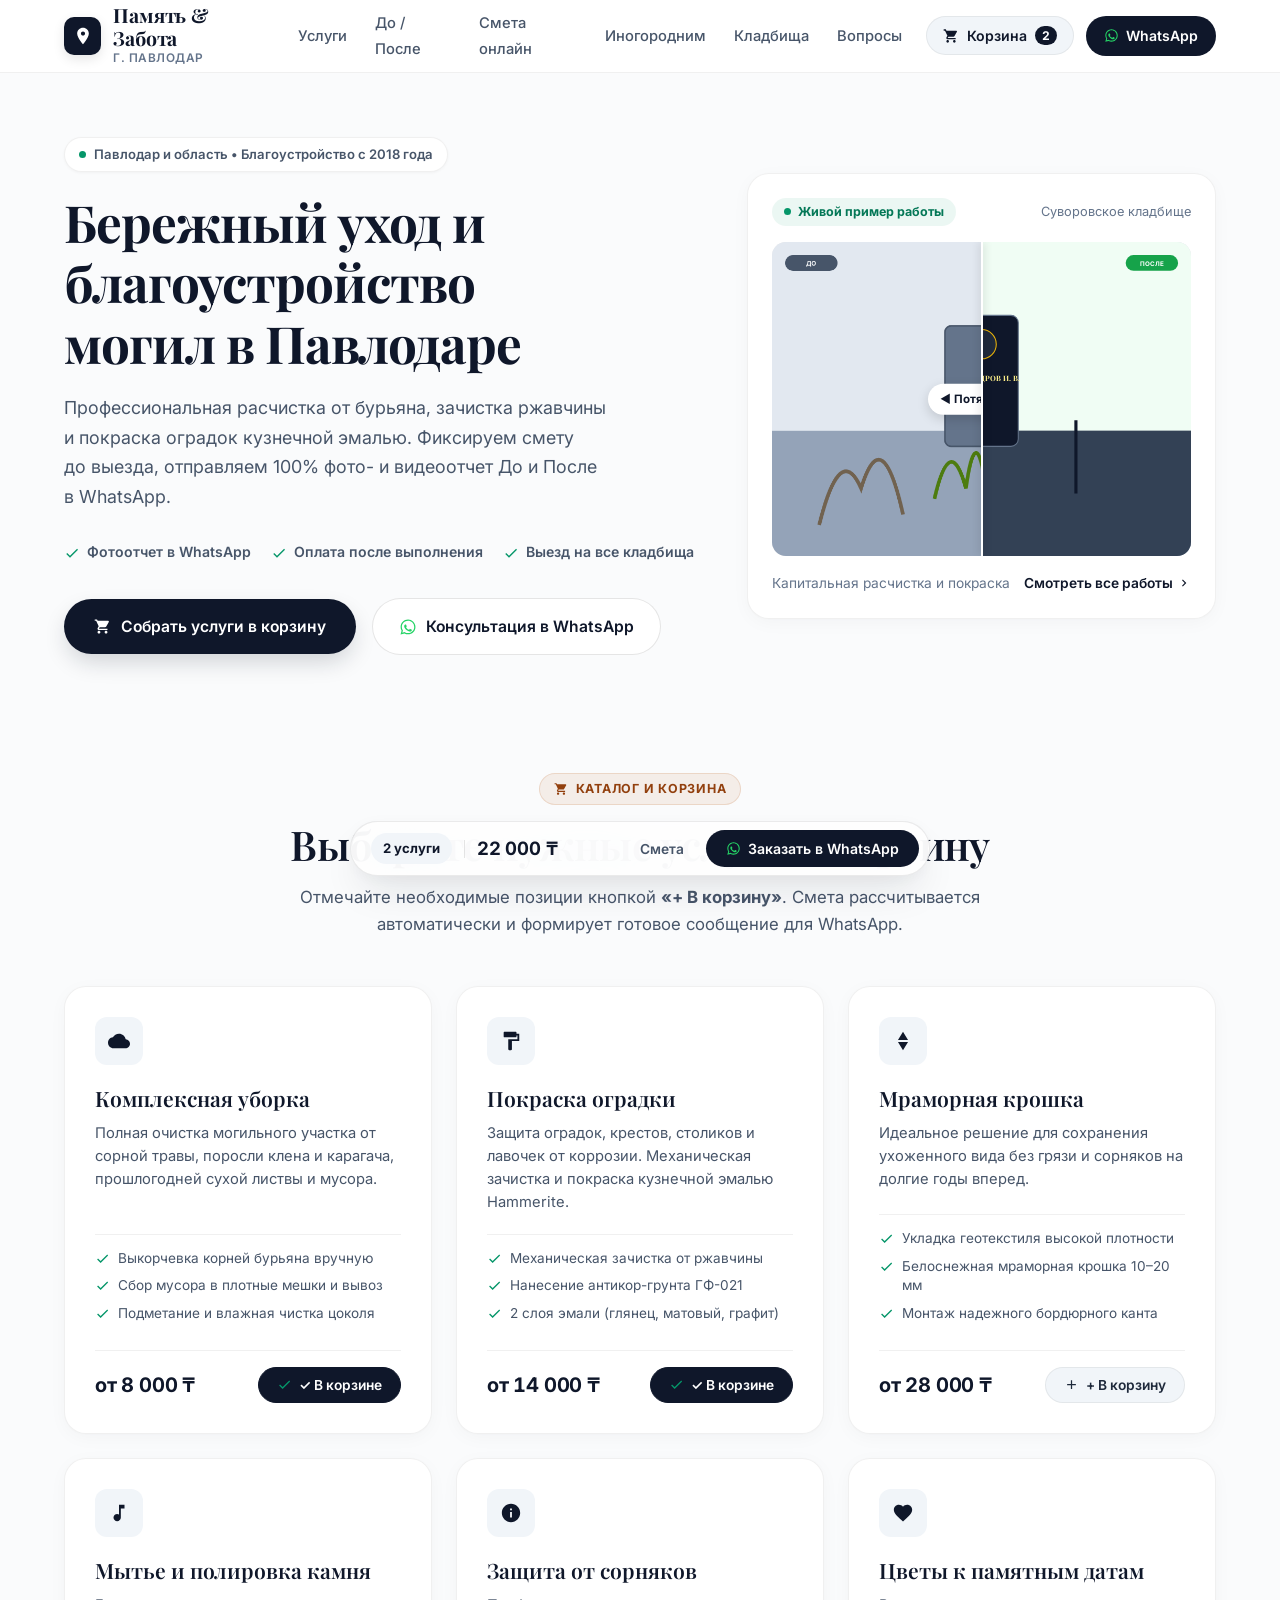
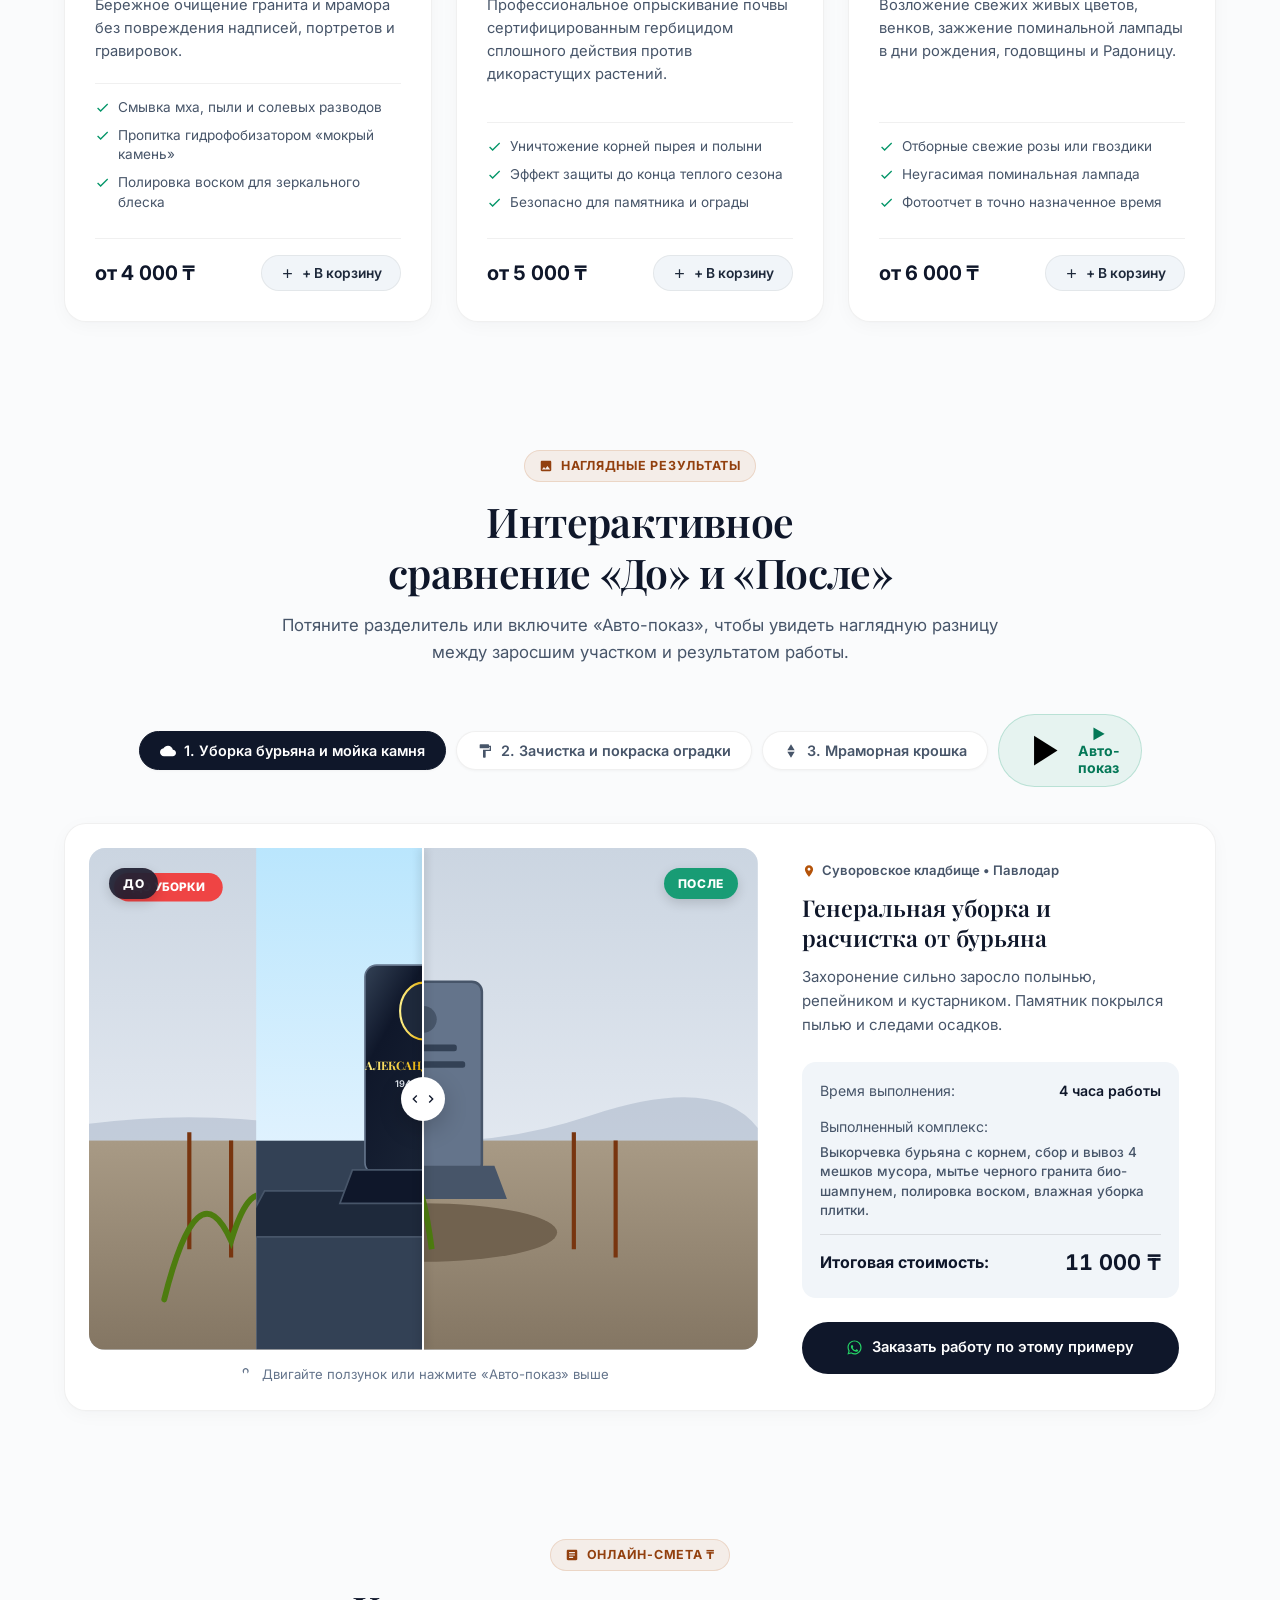
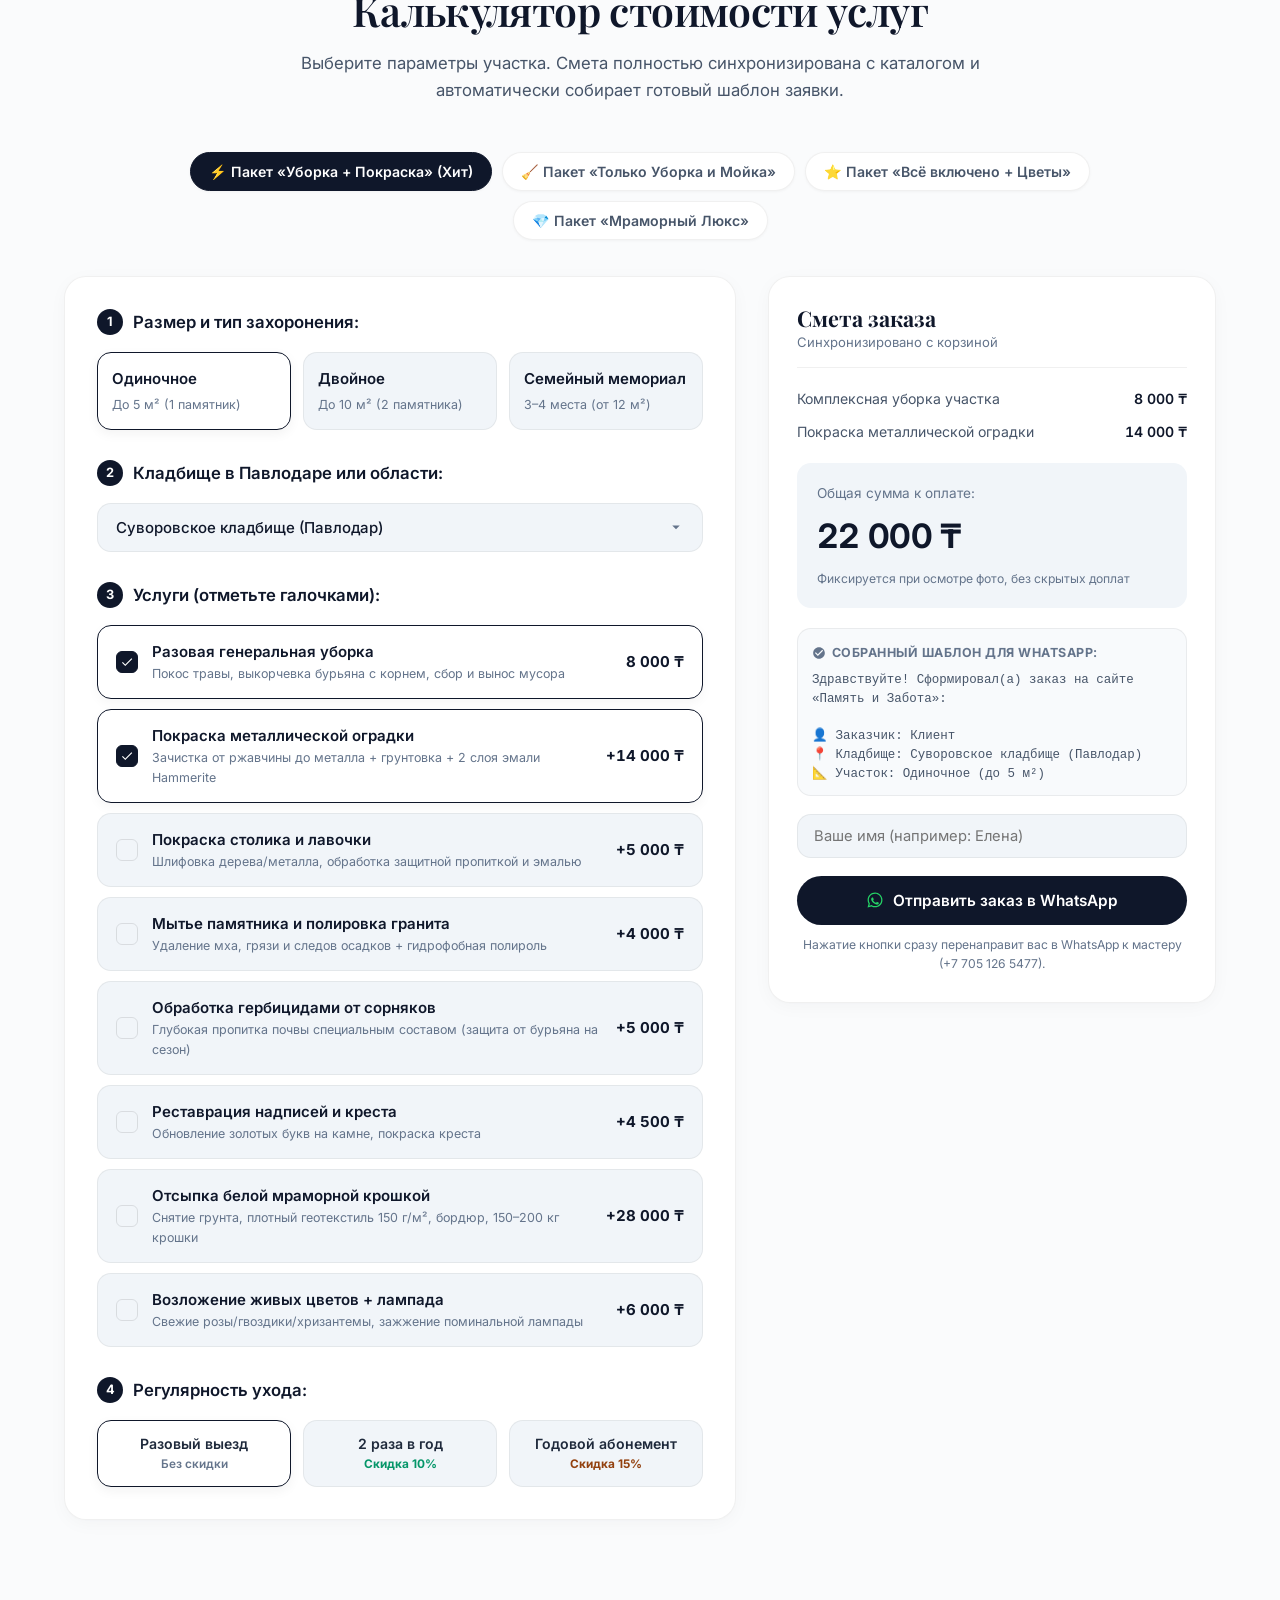
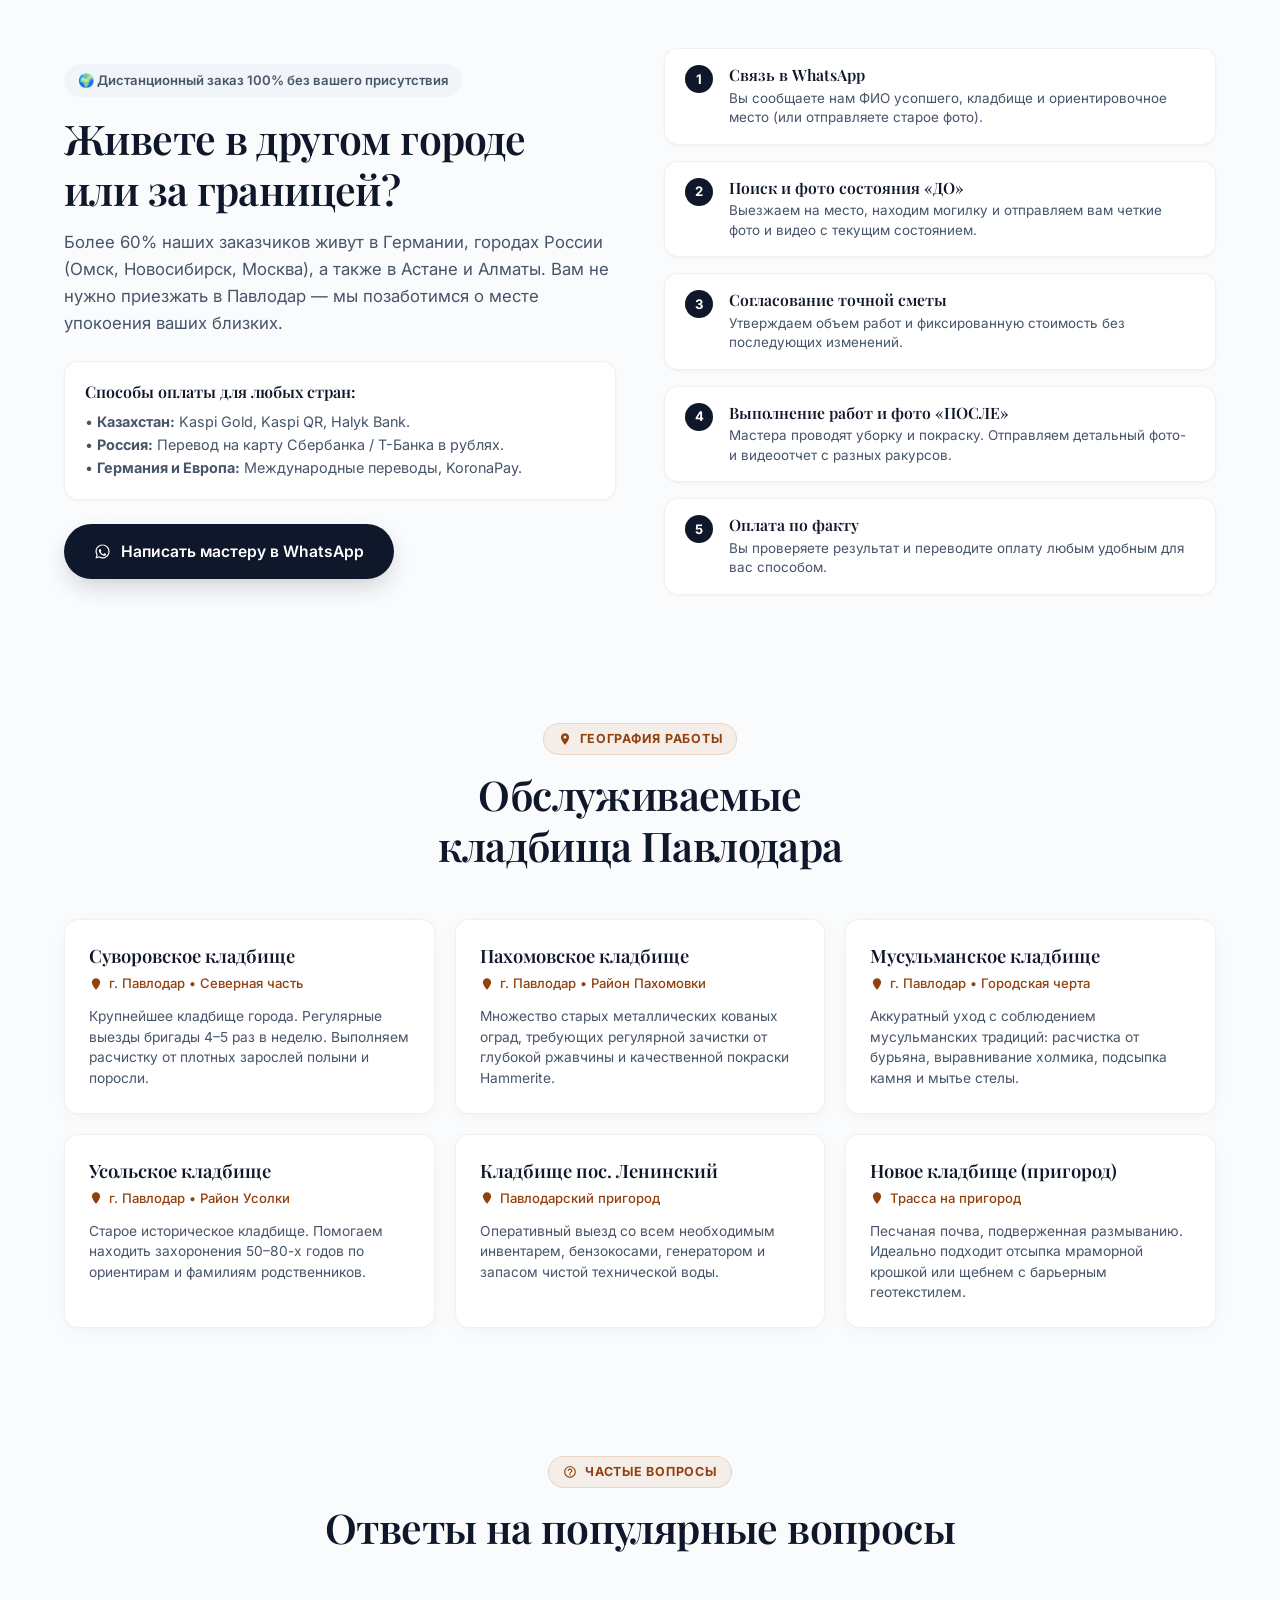
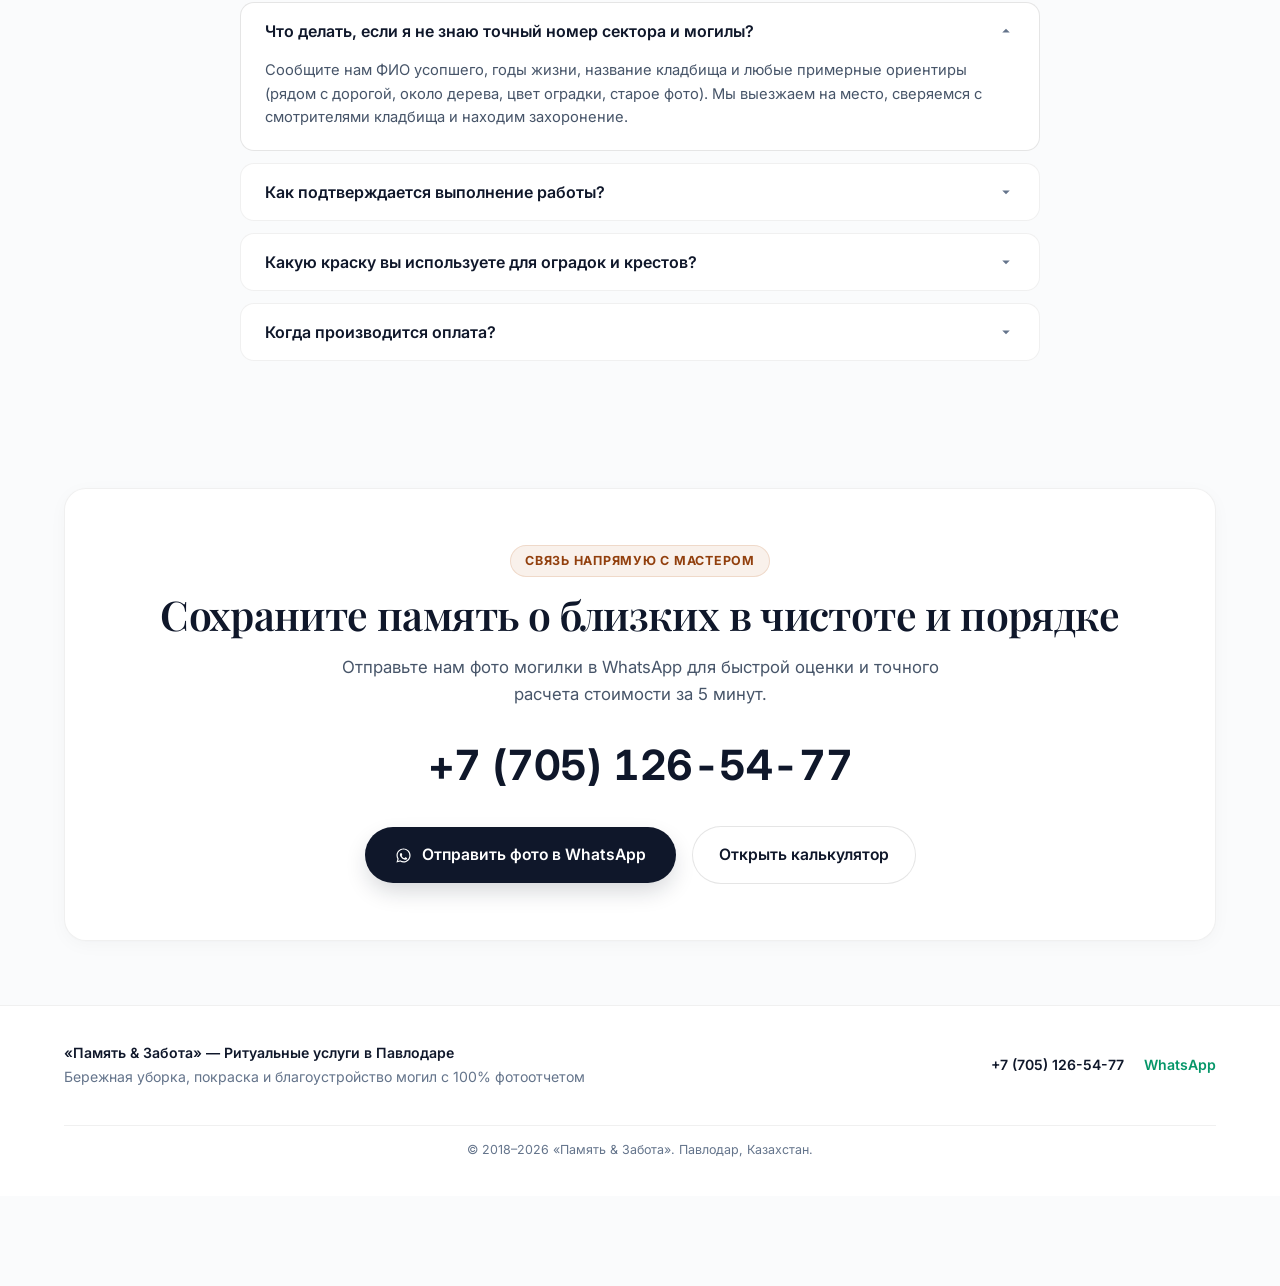
<file: index.html>
<!DOCTYPE html>
<html lang="ru">
<head>
  <meta charset="UTF-8">
  <meta name="viewport" content="width=device-width, initial-scale=1.0, maximum-scale=5.0, user-scalable=yes">
  <title>Уборка и покраска могилок в Павлодаре | «Память & Забота» — 100% фотоотчет До и После</title>
  <meta name="description" content="Бережный уход и благоустройство могил в Павлодаре. Расчистка бурьяна, зачистка ржавчины и покраска оградок кузнечной эмалью. Детальный фотоотчет До и После в WhatsApp. Фиксированная смета онлайн. Тел/WhatsApp: +7 (705) 126-54-77.">
  <meta name="theme-color" content="#ffffff">

  <!-- Open Graph / WhatsApp Preview Tags -->
  <meta property="og:title" content="Уборка и покраска могилок в Павлодаре | Память & Забота">
  <meta property="og:description" content="Бережный уход за захоронениями в Павлодаре. Фотоотчет До и После в WhatsApp. Оплата после выполнения. Онлайн-смета и Корзина услуг. Тел: +7 (705) 126-54-77">
  <meta property="og:type" content="website">
  <meta property="og:locale" content="ru_RU">

  <!-- Google Fonts: Playfair Display + Inter -->
  <link rel="preconnect" href="https://fonts.googleapis.com">
  <link rel="preconnect" href="https://fonts.gstatic.com" crossorigin>
  <link href="https://fonts.googleapis.com/css2?family=Inter:wght@400;500;600;700;800&family=Playfair+Display:ital,wght@0,500;0,600;0,700;1,500&display=swap" rel="stylesheet">

  <!-- Стилистика проекта -->
  <link rel="stylesheet" href="css/ritual.css?v=5.0">
</head>
<body>

  <!-- ШАПКА САЙТА (STICKY FROSTED HEADER) -->
  <header class="header">
    <div class="container header-inner">
      
      <!-- Логотип -->
      <a href="#" class="logo-block">
        <div class="logo-mark" aria-hidden="true">
          <svg viewBox="0 0 24 24"><path d="M12 2C8.13 2 5 5.13 5 9c0 5.25 7 13 7 13s7-7.75 7-13c0-3.87-3.13-7-7-7zm0 9.5c-1.38 0-2.5-1.12-2.5-2.5s1.12-2.5 2.5-2.5 2.5 1.12 2.5 2.5-1.12 2.5-2.5 2.5z"/></svg>
        </div>
        <div class="logo-text">
          <span class="logo-title">Память & Забота</span>
          <span class="logo-sub">г. Павлодар</span>
        </div>
      </a>

      <!-- Меню навигации -->
      <nav aria-label="Главная навигация">
        <ul class="nav-links">
          <li><a href="#services" class="nav-link">Услуги</a></li>
          <li><a href="#cases" class="nav-link">До / После</a></li>
          <li><a href="#calculator" class="nav-link">Смета онлайн</a></li>
          <li><a href="#remote" class="nav-link">Иногородним</a></li>
          <li><a href="#cemeteries" class="nav-link">Кладбища</a></li>
          <li><a href="#faq" class="nav-link">Вопросы</a></li>
        </ul>
      </nav>

      <!-- Действия в шапке: Корзина и WhatsApp -->
      <div class="header-actions">
        <button type="button" class="header-cart-btn" aria-label="Открыть корзину">
          <svg viewBox="0 0 24 24"><path d="M7 18c-1.1 0-1.99.9-1.99 2S5.9 22 7 22s2-.9 2-2-.9-2-2-2zM1 2v2h2l3.6 7.59-1.35 2.45c-.16.28-.25.61-.25.96 0 1.1.9 2 2 2h12v-2H7.42c-.14 0-.25-.11-.25-.25l.03-.12.9-1.63h7.45c.75 0 1.41-.41 1.75-1.03l3.58-6.49c.08-.14.12-.31.12-.48 0-.55-.45-1-1-1H5.21l-.94-2H1zm16 16c-1.1 0-1.99.9-1.99 2s.89 2 1.99 2 2-.9 2-2-.9-2-2-2z"/></svg>
          <span>Корзина</span>
          <span class="cart-counter-badge" id="headerCartCount">2</span>
        </button>

        <a href="https://wa.me/77051265477?text=%D0%97%D0%B4%D1%80%D0%B0%D0%B2%D1%81%D1%82%D0%B2%D1%83%D0%B9%D1%82%D0%B5!%20%D0%98%D0%BD%D1%82%D0%B5%D1%80%D0%B5%D1%81%D1%83%D0%B5%D1%82%20%D1%83%D0%B1%D0%BE%D1%80%D0%BA%D0%B0%20%D0%B8%D0%BB%D0%B8%20%D0%BF%D0%BE%D0%BA%D1%80%D0%B0%D1%81%D0%BA%D0%B0%20%D0%BC%D0%BE%D0%B3%D0%B8%D0%BB%D0%BA%D0%B8%20%D0%B2%20%D0%9F%D0%B0%D0%B2%D0%BB%D0%BE%D0%B4%D0%B0%D1%80%D0%B5." target="_blank" rel="noopener noreferrer" class="btn-header-wa">
          <svg viewBox="0 0 24 24" aria-hidden="true"><path d="M12.04 2c-5.46 0-9.91 4.45-9.91 9.91 0 1.75.46 3.45 1.32 4.95L2.05 22l5.25-1.38c1.45.79 3.08 1.21 4.74 1.21 5.46 0 9.91-4.45 9.91-9.91 0-2.65-1.03-5.14-2.9-7.01A9.816 9.816 0 0 0 12.04 2m.01 1.67c2.2 0 4.26.86 5.82 2.41a8.204 8.204 0 0 1 2.41 5.83c0 4.54-3.7 8.24-8.24 8.24-1.48 0-2.93-.4-4.2-1.15l-.3-.18-3.12.82.83-3.04-.2-.31a8.19 8.19 0 0 1-1.26-4.38c0-4.54 3.7-8.24 8.24-8.24m4.52 11.66c-.25-.13-1.47-.72-1.7-.81-.23-.08-.39-.13-.56.13-.17.25-.64.81-.79.97-.14.17-.29.19-.54.06-.25-.13-1.06-.39-2.03-1.24-.75-.67-1.26-1.49-1.41-1.74-.15-.25-.02-.39.11-.51.11-.11.25-.29.38-.44.12-.14.17-.25.25-.41.08-.17.04-.31-.02-.44-.06-.13-.56-1.35-.77-1.85-.2-.49-.4-.42-.56-.43l-.47-.01c-.17 0-.44.06-.67.31-.23.25-.88.86-.88 2.1s.9 2.44 1.03 2.61c.12.17 1.77 2.7 4.29 3.79.6.26 1.07.41 1.44.53.6.19 1.15.16 1.59.1.48-.07 1.47-.6 1.68-1.18.21-.58.21-1.07.15-1.18-.07-.12-.22-.19-.47-.31z"/></svg>
          <span>WhatsApp</span>
        </a>
      </div>
    </div>
  </header>

  <main>
    <!-- ГЛАВНЫЙ ЭКРАН (HERO) -->
    <section class="hero-section">
      <div class="container hero-grid">
        
        <div class="hero-content reveal-on-scroll">
          <div class="hero-badge-city">
            <span class="city-dot"></span>
            <span>Павлодар и область • Благоустройство с 2018 года</span>
          </div>

          <h1 class="hero-title">
            Бережный уход и благоустройство могил в Павлодаре
          </h1>

          <p class="hero-desc">
            Профессиональная расчистка от бурьяна, зачистка ржавчины и покраска оградок кузнечной эмалью. Фиксируем смету до выезда, отправляем 100% фото- и видеоотчет До и После в WhatsApp.
          </p>

          <div class="hero-trust-row">
            <div class="hero-trust-item">
              <svg viewBox="0 0 24 24"><path d="M9 16.17L4.83 12l-1.42 1.41L9 19 21 7l-1.41-1.41z"/></svg>
              <span>Фотоотчет в WhatsApp</span>
            </div>
            <div class="hero-trust-item">
              <svg viewBox="0 0 24 24"><path d="M9 16.17L4.83 12l-1.42 1.41L9 19 21 7l-1.41-1.41z"/></svg>
              <span>Оплата после выполнения</span>
            </div>
            <div class="hero-trust-item">
              <svg viewBox="0 0 24 24"><path d="M9 16.17L4.83 12l-1.42 1.41L9 19 21 7l-1.41-1.41z"/></svg>
              <span>Выезд на все кладбища</span>
            </div>
          </div>

          <div class="hero-actions">
            <a href="#services" class="btn-primary-dark">
              <svg viewBox="0 0 24 24"><path d="M7 18c-1.1 0-1.99.9-1.99 2S5.9 22 7 22s2-.9 2-2-.9-2-2-2zM1 2v2h2l3.6 7.59-1.35 2.45c-.16.28-.25.61-.25.96 0 1.1.9 2 2 2h12v-2H7.42c-.14 0-.25-.11-.25-.25l.03-.12.9-1.63h7.45c.75 0 1.41-.41 1.75-1.03l3.58-6.49c.08-.14.12-.31.12-.48 0-.55-.45-1-1-1H5.21l-.94-2H1zm16 16c-1.1 0-1.99.9-1.99 2s.89 2 1.99 2 2-.9 2-2-.9-2-2-2z"/></svg>
              <span>Собрать услуги в корзину</span>
            </a>
            <a href="https://wa.me/77051265477?text=%D0%97%D0%B4%D1%80%D0%B0%D0%B2%D1%81%D1%82%D0%B2%D1%83%D0%B9%D1%82%D0%B5!%20%D0%A5%D0%BE%D1%87%D1%83%20%D0%BF%D0%BE%D0%BB%D1%83%D1%87%D0%B8%D1%82%D1%8C%20%D0%BA%D0%BE%D0%BD%D1%81%D1%83%D0%BB%D1%8C%D1%82%D0%B0%D1%86%D0%B8%D1%8E%20%D0%BF%D0%BE%20%D1%83%D0%B1%D0%BE%D1%80%D0%BA%D0%B5%20%D0%B8%20%D0%BF%D0%BE%D0%BA%D1%80%D0%B0%D1%81%D0%BA%D0%B5%20%D0%BC%D0%BE%D0%B3%D0%B8%D0%BB%D0%BA%D0%B8%20%D0%B2%20%D0%9F%D0%B0%D0%B2%D0%BB%D0%BE%D0%B4%D0%B0%D1%80%D0%B5." target="_blank" rel="noopener noreferrer" class="btn-secondary-outline">
              <svg viewBox="0 0 24 24"><path d="M12.04 2c-5.46 0-9.91 4.45-9.91 9.91 0 1.75.46 3.45 1.32 4.95L2.05 22l5.25-1.38c1.45.79 3.08 1.21 4.74 1.21 5.46 0 9.91-4.45 9.91-9.91 0-2.65-1.03-5.14-2.9-7.01A9.816 9.816 0 0 0 12.04 2m.01 1.67c2.2 0 4.26.86 5.82 2.41a8.204 8.204 0 0 1 2.41 5.83c0 4.54-3.7 8.24-8.24 8.24-1.48 0-2.93-.4-4.2-1.15l-.3-.18-3.12.82.83-3.04-.2-.31a8.19 8.19 0 0 1-1.26-4.38c0-4.54 3.7-8.24 8.24-8.24m4.52 11.66c-.25-.13-1.47-.72-1.7-.81-.23-.08-.39-.13-.56.13-.17.25-.64.81-.79.97-.14.17-.29.19-.54.06-.25-.13-1.06-.39-2.03-1.24-.75-.67-1.26-1.49-1.41-1.74-.15-.25-.02-.39.11-.51.11-.11.25-.29.38-.44.12-.14.17-.25.25-.41.08-.17.04-.31-.02-.44-.06-.13-.56-1.35-.77-1.85-.2-.49-.4-.42-.56-.43l-.47-.01c-.17 0-.44.06-.67.31-.23.25-.88.86-.88 2.1s.9 2.44 1.03 2.61c.12.17 1.77 2.7 4.29 3.79.6.26 1.07.41 1.44.53.6.19 1.15.16 1.59.1.48-.07 1.47-.6 1.68-1.18.21-.58.21-1.07.15-1.18-.07-.12-.22-.19-.47-.31z"/></svg>
              <span>Консультация в WhatsApp</span>
            </a>
          </div>
        </div>

        <!-- Правая колонка: интерактивное сравнение До / После прямо на первом экране -->
        <div class="hero-preview-card reveal-on-scroll">
          <div class="hero-preview-head">
            <span class="hero-preview-badge">
              <span class="city-dot"></span> Живой пример работы
            </span>
            <span style="font-size: 0.8rem; color: var(--text-muted);">Суворовское кладбище</span>
          </div>

          <div class="hero-mini-slider" id="heroMiniSlider" title="Потяните для сравнения">
            <div class="hero-mini-img hero-mini-before">
              <svg viewBox="0 0 800 600" preserveAspectRatio="xMidYMid slice">
                <rect width="800" height="600" fill="#e2e8f0"/>
                <rect y="360" width="800" height="240" fill="#94a3b8"/>
                <rect x="330" y="160" width="140" height="230" rx="12" fill="#64748b" stroke="#475569" stroke-width="3"/>
                <path d="M 90 540 Q 130 380 170 470 Q 210 340 250 520" stroke="#71624f" stroke-width="7" fill="none"/>
                <path d="M 310 490 Q 340 360 370 470 Q 390 330 410 480" stroke="#4d7c0f" stroke-width="7" fill="none"/>
                <rect x="25" y="25" width="100" height="30" rx="15" fill="#475569"/>
                <text x="75" y="45" fill="#ffffff" font-family="'Inter', sans-serif" font-weight="700" font-size="12" text-anchor="middle">ДО</text>
              </svg>
            </div>
            <div class="hero-mini-img hero-mini-after" id="heroMiniAfter">
              <svg viewBox="0 0 800 600" preserveAspectRatio="xMidYMid slice">
                <rect width="800" height="600" fill="#f0fdf4"/>
                <rect y="360" width="800" height="240" fill="#334155"/>
                <rect x="330" y="140" width="140" height="250" rx="14" fill="#0f172a" stroke="#64748b" stroke-width="2"/>
                <circle cx="400" cy="195" r="28" fill="#1e293b" stroke="#eab308" stroke-width="2"/>
                <text x="400" y="265" fill="#fef08a" font-family="'Playfair Display', serif" font-weight="700" font-size="14" text-anchor="middle">АЛЕКСАНДРОВ И. В.</text>
                <path d="M 120 340 L 120 480 M 170 350 L 170 490 M 580 340 L 580 480" stroke="#0f172a" stroke-width="6"/>
                <rect x="675" y="25" width="100" height="30" rx="15" fill="#16a34a"/>
                <text x="725" y="45" fill="#ffffff" font-family="'Inter', sans-serif" font-weight="700" font-size="12" text-anchor="middle">ПОСЛЕ</text>
              </svg>
            </div>
            <div class="hero-mini-divider" id="heroMiniDivider"></div>
            <div class="hero-mini-pill">◀ Потяните ▶</div>
          </div>

          <div class="hero-preview-footer">
            <span>Капитальная расчистка и покраска</span>
            <a href="#cases" class="hero-preview-link">
              <span>Смотреть все работы</span>
              <svg width="14" height="14" viewBox="0 0 24 24" fill="currentColor"><path d="M8.59 16.59L13.17 12 8.59 7.41 10 6l6 6-6 6-1.41-1.41z"/></svg>
            </a>
          </div>
        </div>

      </div>
    </section>

    <!-- КАТАЛОГ УСЛУГ С ДОБАВЛЕНИЕМ В КОРЗИНУ -->
    <section id="services" class="services-section">
      <div class="container">
        
        <div class="section-header reveal-on-scroll">
          <div class="section-tag">
            <svg viewBox="0 0 24 24"><path d="M7 18c-1.1 0-1.99.9-1.99 2S5.9 22 7 22s2-.9 2-2-.9-2-2-2zM1 2v2h2l3.6 7.59-1.35 2.45c-.16.28-.25.61-.25.96 0 1.1.9 2 2 2h12v-2H7.42c-.14 0-.25-.11-.25-.25l.03-.12.9-1.63h7.45c.75 0 1.41-.41 1.75-1.03l3.58-6.49c.08-.14.12-.31.12-.48 0-.55-.45-1-1-1H5.21l-.94-2H1zm16 16c-1.1 0-1.99.9-1.99 2s.89 2 1.99 2 2-.9 2-2-.9-2-2-2z"/></svg>
            <span>Каталог и Корзина</span>
          </div>
          <h2 class="section-title">Выберите нужные услуги в корзину</h2>
          <p class="section-subtitle">
            Отмечайте необходимые позиции кнопкой <strong>«+ В корзину»</strong>. Смета рассчитывается автоматически и формирует готовое сообщение для WhatsApp.
          </p>
        </div>

        <div class="services-cards-grid">
          
          <!-- Карточка 1: Комплексная уборка -->
          <div class="service-card reveal-on-scroll">
            <div class="service-card-icon">
              <svg viewBox="0 0 24 24"><path d="M19.35 10.04C18.67 6.59 15.64 4 12 4 9.11 4 6.6 5.64 5.35 8.04 2.34 8.36 0 10.91 0 14c0 3.31 2.69 6 6 6h13c2.76 0 5-2.24 5-5 0-2.64-2.05-4.78-4.65-4.96z"/></svg>
            </div>
            <h3 class="service-card-title">Комплексная уборка</h3>
            <p class="service-card-desc">
              Полная очистка могильного участка от сорной травы, поросли клена и карагача, прошлогодней сухой листвы и мусора.
            </p>
            <ul class="service-card-points">
              <li><svg viewBox="0 0 24 24"><path d="M9 16.17L4.83 12l-1.42 1.41L9 19 21 7l-1.41-1.41z"/></svg> Выкорчевка корней бурьяна вручную</li>
              <li><svg viewBox="0 0 24 24"><path d="M9 16.17L4.83 12l-1.42 1.41L9 19 21 7l-1.41-1.41z"/></svg> Сбор мусора в плотные мешки и вывоз</li>
              <li><svg viewBox="0 0 24 24"><path d="M9 16.17L4.83 12l-1.42 1.41L9 19 21 7l-1.41-1.41z"/></svg> Подметание и влажная чистка цоколя</li>
            </ul>
            <div class="service-card-bottom">
              <span class="service-card-price">от 8 000 ₸</span>
              <button type="button" class="btn-toggle-cart in-cart" data-service="cleaning">
                <svg viewBox="0 0 24 24"><path d="M9 16.17L4.83 12l-1.42 1.41L9 19 21 7l-1.41-1.41z"/></svg>
                <span>✓ В корзине</span>
              </button>
            </div>
          </div>

          <!-- Карточка 2: Покраска металлоконструкций -->
          <div class="service-card reveal-on-scroll">
            <div class="service-card-icon">
              <svg viewBox="0 0 24 24"><path d="M18 4V3c0-.55-.45-1-1-1H5c-.55 0-1 .45-1 1v4c0 .55.45 1 1 1h12c.55 0 1-.45 1-1V6h1v4H9v11c0 .55.45 1 1 1h2c.55 0 1-.45 1-1v-9h8V4h-3z"/></svg>
            </div>
            <h3 class="service-card-title">Покраска оградки</h3>
            <p class="service-card-desc">
              Защита оградок, крестов, столиков и лавочек от коррозии. Механическая зачистка и покраска кузнечной эмалью Hammerite.
            </p>
            <ul class="service-card-points">
              <li><svg viewBox="0 0 24 24"><path d="M9 16.17L4.83 12l-1.42 1.41L9 19 21 7l-1.41-1.41z"/></svg> Механическая зачистка от ржавчины</li>
              <li><svg viewBox="0 0 24 24"><path d="M9 16.17L4.83 12l-1.42 1.41L9 19 21 7l-1.41-1.41z"/></svg> Нанесение антикор-грунта ГФ-021</li>
              <li><svg viewBox="0 0 24 24"><path d="M9 16.17L4.83 12l-1.42 1.41L9 19 21 7l-1.41-1.41z"/></svg> 2 слоя эмали (глянец, матовый, графит)</li>
            </ul>
            <div class="service-card-bottom">
              <span class="service-card-price">от 14 000 ₸</span>
              <button type="button" class="btn-toggle-cart in-cart" data-service="paint_fence">
                <svg viewBox="0 0 24 24"><path d="M9 16.17L4.83 12l-1.42 1.41L9 19 21 7l-1.41-1.41z"/></svg>
                <span>✓ В корзине</span>
              </button>
            </div>
          </div>

          <!-- Карточка 3: Отсыпка мраморной крошкой -->
          <div class="service-card reveal-on-scroll">
            <div class="service-card-icon">
              <svg viewBox="0 0 24 24"><path d="M12 2l-5.5 9h11zM12 22l5.5-9h-11z"/></svg>
            </div>
            <h3 class="service-card-title">Мраморная крошка</h3>
            <p class="service-card-desc">
              Идеальное решение для сохранения ухоженного вида без грязи и сорняков на долгие годы вперед.
            </p>
            <ul class="service-card-points">
              <li><svg viewBox="0 0 24 24"><path d="M9 16.17L4.83 12l-1.42 1.41L9 19 21 7l-1.41-1.41z"/></svg> Укладка геотекстиля высокой плотности</li>
              <li><svg viewBox="0 0 24 24"><path d="M9 16.17L4.83 12l-1.42 1.41L9 19 21 7l-1.41-1.41z"/></svg> Белоснежная мраморная крошка 10–20 мм</li>
              <li><svg viewBox="0 0 24 24"><path d="M9 16.17L4.83 12l-1.42 1.41L9 19 21 7l-1.41-1.41z"/></svg> Монтаж надежного бордюрного канта</li>
            </ul>
            <div class="service-card-bottom">
              <span class="service-card-price">от 28 000 ₸</span>
              <button type="button" class="btn-toggle-cart" data-service="marble_chips">
                <svg viewBox="0 0 24 24"><path d="M19 13h-6v6h-2v-6H5v-2h6V5h2v6h6v2z"/></svg>
                <span>+ В корзину</span>
              </button>
            </div>
          </div>

          <!-- Карточка 4: Мытье и полировка камня -->
          <div class="service-card reveal-on-scroll">
            <div class="service-card-icon">
              <svg viewBox="0 0 24 24"><path d="M12 3v10.55c-.59-.34-1.27-.55-2-.55-2.21 0-4 1.79-4 4s1.79 4 4 4 4-1.79 4-4V7h4V3h-6z"/></svg>
            </div>
            <h3 class="service-card-title">Мытье и полировка камня</h3>
            <p class="service-card-desc">
              Бережное очищение гранита и мрамора без повреждения надписей, портретов и гравировок.
            </p>
            <ul class="service-card-points">
              <li><svg viewBox="0 0 24 24"><path d="M9 16.17L4.83 12l-1.42 1.41L9 19 21 7l-1.41-1.41z"/></svg> Смывка мха, пыли и солевых разводов</li>
              <li><svg viewBox="0 0 24 24"><path d="M9 16.17L4.83 12l-1.42 1.41L9 19 21 7l-1.41-1.41z"/></svg> Пропитка гидрофобизатором «мокрый камень»</li>
              <li><svg viewBox="0 0 24 24"><path d="M9 16.17L4.83 12l-1.42 1.41L9 19 21 7l-1.41-1.41z"/></svg> Полировка воском для зеркального блеска</li>
            </ul>
            <div class="service-card-bottom">
              <span class="service-card-price">от 4 000 ₸</span>
              <button type="button" class="btn-toggle-cart" data-service="stone_wash">
                <svg viewBox="0 0 24 24"><path d="M19 13h-6v6h-2v-6H5v-2h6V5h2v6h6v2z"/></svg>
                <span>+ В корзину</span>
              </button>
            </div>
          </div>

          <!-- Карточка 5: Защита от сорняков -->
          <div class="service-card reveal-on-scroll">
            <div class="service-card-icon">
              <svg viewBox="0 0 24 24"><path d="M12 2C6.48 2 2 6.48 2 12s4.48 10 10 10 10-4.48 10-10S17.52 2 12 2zm1 15h-2v-6h2v6zm0-8h-2V7h2v2z"/></svg>
            </div>
            <h3 class="service-card-title">Защита от сорняков</h3>
            <p class="service-card-desc">
              Профессиональное опрыскивание почвы сертифицированным гербицидом сплошного действия против дикорастущих растений.
            </p>
            <ul class="service-card-points">
              <li><svg viewBox="0 0 24 24"><path d="M9 16.17L4.83 12l-1.42 1.41L9 19 21 7l-1.41-1.41z"/></svg> Уничтожение корней пырея и полыни</li>
              <li><svg viewBox="0 0 24 24"><path d="M9 16.17L4.83 12l-1.42 1.41L9 19 21 7l-1.41-1.41z"/></svg> Эффект защиты до конца теплого сезона</li>
              <li><svg viewBox="0 0 24 24"><path d="M9 16.17L4.83 12l-1.42 1.41L9 19 21 7l-1.41-1.41z"/></svg> Безопасно для памятника и ограды</li>
            </ul>
            <div class="service-card-bottom">
              <span class="service-card-price">от 5 000 ₸</span>
              <button type="button" class="btn-toggle-cart" data-service="herbicides">
                <svg viewBox="0 0 24 24"><path d="M19 13h-6v6h-2v-6H5v-2h6V5h2v6h6v2z"/></svg>
                <span>+ В корзину</span>
              </button>
            </div>
          </div>

          <!-- Карточка 6: Цветы к датам -->
          <div class="service-card reveal-on-scroll">
            <div class="service-card-icon">
              <svg viewBox="0 0 24 24"><path d="M12 21.35l-1.45-1.32C5.4 15.36 2 12.28 2 8.5 2 5.42 4.42 3 7.5 3c1.74 0 3.41.81 4.5 2.09C13.09 3.81 14.76 3 16.5 3 19.58 3 22 5.42 22 8.5c0 3.78-3.4 6.86-8.55 11.54L12 21.35z"/></svg>
            </div>
            <h3 class="service-card-title">Цветы к памятным датам</h3>
            <p class="service-card-desc">
              Возложение свежих живых цветов, венков, зажжение поминальной лампады в дни рождения, годовщины и Радоницу.
            </p>
            <ul class="service-card-points">
              <li><svg viewBox="0 0 24 24"><path d="M9 16.17L4.83 12l-1.42 1.41L9 19 21 7l-1.41-1.41z"/></svg> Отборные свежие розы или гвоздики</li>
              <li><svg viewBox="0 0 24 24"><path d="M9 16.17L4.83 12l-1.42 1.41L9 19 21 7l-1.41-1.41z"/></svg> Неугасимая поминальная лампада</li>
              <li><svg viewBox="0 0 24 24"><path d="M9 16.17L4.83 12l-1.42 1.41L9 19 21 7l-1.41-1.41z"/></svg> Фотоотчет в точно назначенное время</li>
            </ul>
            <div class="service-card-bottom">
              <span class="service-card-price">от 6 000 ₸</span>
              <button type="button" class="btn-toggle-cart" data-service="fresh_flowers">
                <svg viewBox="0 0 24 24"><path d="M19 13h-6v6h-2v-6H5v-2h6V5h2v6h6v2z"/></svg>
                <span>+ В корзину</span>
              </button>
            </div>
          </div>

        </div>

      </div>
    </section>

    <!-- ИНТЕРАКТИВНЫЙ БЛОК «ДО / ПОСЛЕ» -->
    <section id="cases" class="before-after-section">
      <div class="container">
        
        <div class="section-header reveal-on-scroll">
          <div class="section-tag">
            <svg viewBox="0 0 24 24"><path d="M21 19V5c0-1.1-.9-2-2-2H5c-1.1 0-2 .9-2 2v14c0 1.1.9 2 2 2h14c1.1 0 2-.9 2-2zM8.5 13.5l2.5 3.01L14.5 12l4.5 6H5l3.5-4.5z"/></svg>
            <span>Наглядные результаты</span>
          </div>
          <h2 class="section-title">Интерактивное сравнение «До» и «После»</h2>
          <p class="section-subtitle">
            Потяните разделитель или включите «Авто-показ», чтобы увидеть наглядную разницу между заросшим участком и результатом работы.
          </p>
        </div>

        <div class="cases-switcher reveal-on-scroll">
          <button type="button" class="case-tab-btn active" data-case="weeds_cleaning">
            <svg viewBox="0 0 24 24"><path d="M19.35 10.04C18.67 6.59 15.64 4 12 4 9.11 4 6.6 5.64 5.35 8.04 2.34 8.36 0 10.91 0 14c0 3.31 2.69 6 6 6h13c2.76 0 5-2.24 5-5 0-2.64-2.05-4.78-4.65-4.96z"/></svg>
            <span>1. Уборка бурьяна и мойка камня</span>
          </button>
          <button type="button" class="case-tab-btn" data-case="fence_painting">
            <svg viewBox="0 0 24 24"><path d="M18 4V3c0-.55-.45-1-1-1H5c-.55 0-1 .45-1 1v4c0 .55.45 1 1 1h12c.55 0 1-.45 1-1V6h1v4H9v11c0 .55.45 1 1 1h2c.55 0 1-.45 1-1v-9h8V4h-3z"/></svg>
            <span>2. Зачистка и покраска оградки</span>
          </button>
          <button type="button" class="case-tab-btn" data-case="marble_gravel">
            <svg viewBox="0 0 24 24"><path d="M12 2l-5.5 9h11zM12 22l5.5-9h-11z"/></svg>
            <span>3. Мраморная крошка</span>
          </button>
          <button type="button" id="btnAutoPlay" class="btn-auto-play" title="Автоматическое сравнение">
            <svg viewBox="0 0 24 24"><path d="M8 5v14l11-7z"/></svg>
            <span>▶ Авто-показ</span>
          </button>
        </div>

        <div class="slider-main-container reveal-on-scroll">
          <div>
            <div class="ba-slider-wrapper" id="baSliderWrapper" title="Потяните для сравнения">
              <div class="ba-image-container ba-before" id="baBeforeImg"></div>
              <div class="ba-image-container ba-after" id="baAfterImg"></div>

              <span class="ba-badge ba-badge-before">ДО</span>
              <span class="ba-badge ba-badge-after">ПОСЛЕ</span>

              <div class="ba-divider-handle" id="baHandle">
                <div class="handle-button" aria-label="Ползунок сравнения">
                  <div class="handle-arrows">
                    <svg viewBox="0 0 24 24"><path d="M15.41 7.41L14 6l-6 6 6 6 1.41-1.41L10.83 12z"/></svg>
                    <svg viewBox="0 0 24 24"><path d="M10 6L8.59 7.41 13.17 12l-4.58 4.59L10 18l6-6z"/></svg>
                  </div>
                </div>
              </div>
            </div>

            <div class="ba-slider-hint">
              <svg viewBox="0 0 24 24"><path d="M9 11.24V7.5a2.5 2.5 0 0 1 5 0v3.74c1.21-.81 2-2.18 2-3.74C16 5.01 13.99 3 11.5 3S7 5.01 7 7.5c0 1.56.79 2.93 2 3.74z"/></svg>
              <span>Двигайте ползунок или нажмите «Авто-показ» выше</span>
            </div>
          </div>

          <div class="case-details-card">
            <div class="case-meta-tag">
              <svg viewBox="0 0 24 24"><path d="M12 2C8.13 2 5 5.13 5 9c0 5.25 7 13 7 13s7-7.75 7-13c0-3.87-3.13-7-7-7zm0 9.5c-1.38 0-2.5-1.12-2.5-2.5s1.12-2.5 2.5-2.5 2.5 1.12 2.5 2.5-1.12 2.5-2.5 2.5z"/></svg>
              <span id="caseTag">Суворовское кладбище • Павлодар</span>
            </div>

            <h3 class="case-title" id="caseTitle">Генеральная уборка и расчистка от бурьяна</h3>
            <p class="case-desc" id="caseDesc">
              Захоронение сильно заросло полынью, репейником и кустарником. Памятник покрылся пылью и следами осадков.
            </p>

            <div class="case-specs-list">
              <div class="spec-row">
                <span class="spec-label">Время выполнения:</span>
                <span class="spec-val" id="caseTime">4 часа работы</span>
              </div>
              <div class="spec-row" style="flex-direction: column; align-items: flex-start; gap: 4px;">
                <span class="spec-label">Выполненный комплекс:</span>
                <span class="spec-val" id="caseScope" style="font-size: 0.84rem; font-weight: 500; color: var(--text-secondary); line-height: 1.45;">
                  Выкорчевка бурьяна с корнем, сбор и вывоз 4 мешков мусора, мытье черного гранита био-шампунем, полировка воском, влажная уборка плитки.
                </span>
              </div>
              <div class="case-pricing-row">
                <span class="spec-label" style="font-weight: 700; color: var(--text-pure);">Итоговая стоимость:</span>
                <span class="case-price-total" id="casePrice">11 000 ₸</span>
              </div>
            </div>

            <a href="#" id="btnOrderThisCase" class="btn-order-this-case" target="_blank" rel="noopener noreferrer">
              <svg viewBox="0 0 24 24"><path d="M12.04 2c-5.46 0-9.91 4.45-9.91 9.91 0 1.75.46 3.45 1.32 4.95L2.05 22l5.25-1.38c1.45.79 3.08 1.21 4.74 1.21 5.46 0 9.91-4.45 9.91-9.91 0-2.65-1.03-5.14-2.9-7.01A9.816 9.816 0 0 0 12.04 2m.01 1.67c2.2 0 4.26.86 5.82 2.41a8.204 8.204 0 0 1 2.41 5.83c0 4.54-3.7 8.24-8.24 8.24-1.48 0-2.93-.4-4.2-1.15l-.3-.18-3.12.82.83-3.04-.2-.31a8.19 8.19 0 0 1-1.26-4.38c0-4.54 3.7-8.24 8.24-8.24m4.52 11.66c-.25-.13-1.47-.72-1.7-.81-.23-.08-.39-.13-.56.13-.17.25-.64.81-.79.97-.14.17-.29.19-.54.06-.25-.13-1.06-.39-2.03-1.24-.75-.67-1.26-1.49-1.41-1.74-.15-.25-.02-.39.11-.51.11-.11.25-.29.38-.44.12-.14.17-.25.25-.41.08-.17.04-.31-.02-.44-.06-.13-.56-1.35-.77-1.85-.2-.49-.4-.42-.56-.43l-.47-.01c-.17 0-.44.06-.67.31-.23.25-.88.86-.88 2.1s.9 2.44 1.03 2.61c.12.17 1.77 2.7 4.29 3.79.6.26 1.07.41 1.44.53.6.19 1.15.16 1.59.1.48-.07 1.47-.6 1.68-1.18.21-.58.21-1.07.15-1.18-.07-.12-.22-.19-.47-.31z"/></svg>
              <span>Заказать работу по этому примеру</span>
            </a>
          </div>

        </div>

      </div>
    </section>

    <!-- АВТОМАТИЗИРОВАННЫЙ ОНЛАЙН-КАЛЬКУЛЯТОР -->
    <section id="calculator" class="calculator-section">
      <div class="container">
        
        <div class="section-header reveal-on-scroll">
          <div class="section-tag">
            <svg viewBox="0 0 24 24"><path d="M19 3H5c-1.1 0-2 .9-2 2v14c0 1.1.9 2 2 2h14c1.1 0 2-.9 2-2V5c0-1.1-.9-2-2-2zm-5 14H7v-2h7v2zm3-4H7v-2h10v2zm0-4H7V7h10v2z"/></svg>
            <span>Онлайн-смета ₸</span>
          </div>
          <h2 class="section-title">Калькулятор стоимости услуг</h2>
          <p class="section-subtitle">
            Выберите параметры участка. Смета полностью синхронизирована с каталогом и автоматически собирает готовый шаблон заявки.
          </p>
        </div>

        <!-- Готовые пакеты в 1 клик -->
        <div class="calc-presets-bar reveal-on-scroll">
          <button type="button" class="preset-chip-btn active" data-preset="paint">
            <span>⚡ Пакет «Уборка + Покраска» (Хит)</span>
          </button>
          <button type="button" class="preset-chip-btn" data-preset="clean">
            <span>🧹 Пакет «Только Уборка и Мойка»</span>
          </button>
          <button type="button" class="preset-chip-btn" data-preset="all_inclusive">
            <span>⭐ Пакет «Всё включено + Цветы»</span>
          </button>
          <button type="button" class="preset-chip-btn" data-preset="marble">
            <span>💎 Пакет «Мраморный Люкс»</span>
          </button>
        </div>

        <form id="calcForm" class="calc-grid reveal-on-scroll" onsubmit="return false;">
          
          <div class="calc-options-panel">
            
            <div class="calc-step-group">
              <div class="step-label">
                <span class="step-num">1</span>
                <span>Размер и тип захоронения:</span>
              </div>
              <div class="grave-type-selector">
                <label class="grave-type-card">
                  <input type="radio" name="grave_size" value="single" checked>
                  <div class="type-card-body">
                    <div class="type-card-title">Одиночное</div>
                    <div class="type-card-sub">До 5 м² (1 памятник)</div>
                  </div>
                </label>
                <label class="grave-type-card">
                  <input type="radio" name="grave_size" value="double">
                  <div class="type-card-body">
                    <div class="type-card-title">Двойное</div>
                    <div class="type-card-sub">До 10 м² (2 памятника)</div>
                  </div>
                </label>
                <label class="grave-type-card">
                  <input type="radio" name="grave_size" value="family">
                  <div class="type-card-body">
                    <div class="type-card-title">Семейный мемориал</div>
                    <div class="type-card-sub">3–4 места (от 12 м²)</div>
                  </div>
                </label>
              </div>
            </div>

            <div class="calc-step-group">
              <div class="step-label">
                <span class="step-num">2</span>
                <span>Кладбище в Павлодаре или области:</span>
              </div>
              <div class="cemetery-select-wrap">
                <select id="cemeterySelect" class="custom-select" aria-label="Выберите кладбище">
                  <option value="suvorovskoe">Суворовское кладбище (Павлодар)</option>
                  <option value="pahomovskoe">Пахомовское кладбище (Павлодар)</option>
                  <option value="muslim">Мусульманское городское кладбище</option>
                  <option value="usolskoe">Усольское кладбище (старое)</option>
                  <option value="new_cemetery">Новое кладбище (+2 000 ₸ выезд)</option>
                  <option value="leninsky">Кладбище пос. Ленинский (+2 500 ₸ выезд)</option>
                  <option value="other_region">Другое в Павлодарской обл. (+4 500 ₸ выезд)</option>
                </select>
                <svg class="select-arrow" viewBox="0 0 24 24"><path d="M7 10l5 5 5-5z"/></svg>
              </div>
            </div>

            <div class="calc-step-group">
              <div class="step-label">
                <span class="step-num">3</span>
                <span>Услуги (отметьте галочками):</span>
              </div>
              <div class="services-checkbox-list">
                
                <label class="service-check-item">
                  <input type="checkbox" name="service_item" value="cleaning" checked>
                  <div class="service-check-body">
                    <div class="check-left">
                      <div class="custom-checkbox-box">
                        <svg viewBox="0 0 24 24"><path d="M9 16.17L4.83 12l-1.42 1.41L9 19 21 7l-1.41-1.41z"/></svg>
                      </div>
                      <div class="service-title-wrap">
                        <span class="service-name">Разовая генеральная уборка</span>
                        <span class="service-desc-small">Покос травы, выкорчевка бурьяна с корнем, сбор и вынос мусора</span>
                      </div>
                    </div>
                    <span class="service-price-tag">8 000 ₸</span>
                  </div>
                </label>

                <label class="service-check-item">
                  <input type="checkbox" name="service_item" value="paint_fence" checked>
                  <div class="service-check-body">
                    <div class="check-left">
                      <div class="custom-checkbox-box">
                        <svg viewBox="0 0 24 24"><path d="M9 16.17L4.83 12l-1.42 1.41L9 19 21 7l-1.41-1.41z"/></svg>
                      </div>
                      <div class="service-title-wrap">
                        <span class="service-name">Покраска металлической оградки</span>
                        <span class="service-desc-small">Зачистка от ржавчины до металла + грунтовка + 2 слоя эмали Hammerite</span>
                      </div>
                    </div>
                    <span class="service-price-tag">+14 000 ₸</span>
                  </div>
                </label>

                <label class="service-check-item">
                  <input type="checkbox" name="service_item" value="paint_table">
                  <div class="service-check-body">
                    <div class="check-left">
                      <div class="custom-checkbox-box">
                        <svg viewBox="0 0 24 24"><path d="M9 16.17L4.83 12l-1.42 1.41L9 19 21 7l-1.41-1.41z"/></svg>
                      </div>
                      <div class="service-title-wrap">
                        <span class="service-name">Покраска столика и лавочки</span>
                        <span class="service-desc-small">Шлифовка дерева/металла, обработка защитной пропиткой и эмалью</span>
                      </div>
                    </div>
                    <span class="service-price-tag">+5 000 ₸</span>
                  </div>
                </label>

                <label class="service-check-item">
                  <input type="checkbox" name="service_item" value="stone_wash">
                  <div class="service-check-body">
                    <div class="check-left">
                      <div class="custom-checkbox-box">
                        <svg viewBox="0 0 24 24"><path d="M9 16.17L4.83 12l-1.42 1.41L9 19 21 7l-1.41-1.41z"/></svg>
                      </div>
                      <div class="service-title-wrap">
                        <span class="service-name">Мытье памятника и полировка гранита</span>
                        <span class="service-desc-small">Удаление мха, грязи и следов осадков + гидрофобная полироль</span>
                      </div>
                    </div>
                    <span class="service-price-tag">+4 000 ₸</span>
                  </div>
                </label>

                <label class="service-check-item">
                  <input type="checkbox" name="service_item" value="herbicides">
                  <div class="service-check-body">
                    <div class="check-left">
                      <div class="custom-checkbox-box">
                        <svg viewBox="0 0 24 24"><path d="M9 16.17L4.83 12l-1.42 1.41L9 19 21 7l-1.41-1.41z"/></svg>
                      </div>
                      <div class="service-title-wrap">
                        <span class="service-name">Обработка гербицидами от сорняков</span>
                        <span class="service-desc-small">Глубокая пропитка почвы специальным составом (защита от бурьяна на сезон)</span>
                      </div>
                    </div>
                    <span class="service-price-tag">+5 000 ₸</span>
                  </div>
                </label>

                <label class="service-check-item">
                  <input type="checkbox" name="service_item" value="paint_cross">
                  <div class="service-check-body">
                    <div class="check-left">
                      <div class="custom-checkbox-box">
                        <svg viewBox="0 0 24 24"><path d="M9 16.17L4.83 12l-1.42 1.41L9 19 21 7l-1.41-1.41z"/></svg>
                      </div>
                      <div class="service-title-wrap">
                        <span class="service-name">Реставрация надписей и креста</span>
                        <span class="service-desc-small">Обновление золотых букв на камне, покраска креста</span>
                      </div>
                    </div>
                    <span class="service-price-tag">+4 500 ₸</span>
                  </div>
                </label>

                <label class="service-check-item">
                  <input type="checkbox" name="service_item" value="marble_chips">
                  <div class="service-check-body">
                    <div class="check-left">
                      <div class="custom-checkbox-box">
                        <svg viewBox="0 0 24 24"><path d="M9 16.17L4.83 12l-1.42 1.41L9 19 21 7l-1.41-1.41z"/></svg>
                      </div>
                      <div class="service-title-wrap">
                        <span class="service-name">Отсыпка белой мраморной крошкой</span>
                        <span class="service-desc-small">Снятие грунта, плотный геотекстиль 150 г/м², бордюр, 150–200 кг крошки</span>
                      </div>
                    </div>
                    <span class="service-price-tag">+28 000 ₸</span>
                  </div>
                </label>

                <label class="service-check-item">
                  <input type="checkbox" name="service_item" value="fresh_flowers">
                  <div class="service-check-body">
                    <div class="check-left">
                      <div class="custom-checkbox-box">
                        <svg viewBox="0 0 24 24"><path d="M9 16.17L4.83 12l-1.42 1.41L9 19 21 7l-1.41-1.41z"/></svg>
                      </div>
                      <div class="service-title-wrap">
                        <span class="service-name">Возложение живых цветов + лампада</span>
                        <span class="service-desc-small">Свежие розы/гвоздики/хризантемы, зажжение поминальной лампады</span>
                      </div>
                    </div>
                    <span class="service-price-tag">+6 000 ₸</span>
                  </div>
                </label>

              </div>
            </div>

            <div class="calc-step-group">
              <div class="step-label">
                <span class="step-num">4</span>
                <span>Регулярность ухода:</span>
              </div>
              <div class="timing-radios">
                <label class="timing-card">
                  <input type="radio" name="timing_option" value="standard" checked>
                  <div class="timing-body">
                    <div>Разовый выезд</div>
                    <div style="font-size: 0.74rem; color: var(--text-muted);">Без скидки</div>
                  </div>
                </label>
                <label class="timing-card">
                  <input type="radio" name="timing_option" value="twice_year">
                  <div class="timing-body">
                    <div>2 раза в год</div>
                    <div style="font-size: 0.74rem; color: var(--emerald-600); font-weight: 700;">Скидка 10%</div>
                  </div>
                </label>
                <label class="timing-card">
                  <input type="radio" name="timing_option" value="annual">
                  <div class="timing-body">
                    <div>Годовой абонемент</div>
                    <div style="font-size: 0.74rem; color: var(--bronze-600); font-weight: 700;">Скидка 15%</div>
                  </div>
                </label>
              </div>
            </div>

          </div>

          <!-- Смета, шаблон WhatsApp и кнопка отправки -->
          <div class="calc-summary-card">
            
            <div class="calc-summary-header">
              <h3 class="calc-summary-title">Смета заказа</h3>
              <p class="calc-summary-sub">Синхронизировано с корзиной</p>
            </div>

            <div id="summaryItemsList" class="summary-items-list"></div>

            <div class="calc-total-box">
              <div class="calc-total-label">Общая сумма к оплате:</div>
              <div class="calc-total-amount" id="calcTotalNumber">22 000 ₸</div>
              <div class="calc-total-note">Фиксируется при осмотре фото, без скрытых доплат</div>
            </div>

            <!-- Автоматический живой шаблон WhatsApp -->
            <div class="wa-message-preview-box">
              <div class="wa-preview-header">
                <svg width="14" height="14" viewBox="0 0 24 24" fill="currentColor"><path d="M12 2C6.48 2 2 6.48 2 12s4.48 10 10 10 10-4.48 10-10S17.52 2 12 2zm-2 15l-5-5 1.41-1.41L10 14.17l7.59-7.59L19 8l-9 9z"/></svg>
                <span>Собранный шаблон для WhatsApp:</span>
              </div>
              <div id="waPreviewText" class="wa-preview-body"></div>
            </div>

            <div class="calc-client-form">
              <input type="text" id="clientName" class="form-input" placeholder="Ваше имя (например: Елена)" aria-label="Ваше имя">
            </div>

            <button type="button" id="btnSubmitCalcWa" class="btn-submit-calc-wa">
              <svg viewBox="0 0 24 24"><path d="M12.04 2c-5.46 0-9.91 4.45-9.91 9.91 0 1.75.46 3.45 1.32 4.95L2.05 22l5.25-1.38c1.45.79 3.08 1.21 4.74 1.21 5.46 0 9.91-4.45 9.91-9.91 0-2.65-1.03-5.14-2.9-7.01A9.816 9.816 0 0 0 12.04 2m.01 1.67c2.2 0 4.26.86 5.82 2.41a8.204 8.204 0 0 1 2.41 5.83c0 4.54-3.7 8.24-8.24 8.24-1.48 0-2.93-.4-4.2-1.15l-.3-.18-3.12.82.83-3.04-.2-.31a8.19 8.19 0 0 1-1.26-4.38c0-4.54 3.7-8.24 8.24-8.24m4.52 11.66c-.25-.13-1.47-.72-1.7-.81-.23-.08-.39-.13-.56.13-.17.25-.64.81-.79.97-.14.17-.29.19-.54.06-.25-.13-1.06-.39-2.03-1.24-.75-.67-1.26-1.49-1.41-1.74-.15-.25-.02-.39.11-.51.11-.11.25-.29.38-.44.12-.14.17-.25.25-.41.08-.17.04-.31-.02-.44-.06-.13-.56-1.35-.77-1.85-.2-.49-.4-.42-.56-.43l-.47-.01c-.17 0-.44.06-.67.31-.23.25-.88.86-.88 2.1s.9 2.44 1.03 2.61c.12.17 1.77 2.7 4.29 3.79.6.26 1.07.41 1.44.53.6.19 1.15.16 1.59.1.48-.07 1.47-.6 1.68-1.18.21-.58.21-1.07.15-1.18-.07-.12-.22-.19-.47-.31z"/></svg>
              <span>Отправить заказ в WhatsApp</span>
            </button>

            <p class="calc-guarantee-note">
              Нажатие кнопки сразу перенаправит вас в WhatsApp к мастеру (+7 705 126 5477).
            </p>

          </div>

        </form>

      </div>
    </section>

    <!-- СЕКЦИЯ ДЛЯ УДАЛЕННЫХ КЛИЕНТОВ -->
    <section id="remote" class="remote-order-section">
      <div class="container remote-grid">
        
        <div class="reveal-on-scroll">
          <div class="remote-badge-geo">
            <span>🌍 Дистанционный заказ 100% без вашего присутствия</span>
          </div>
          <h2 class="section-title">Живете в другом городе или за границей?</h2>
          <p class="section-subtitle" style="text-align: left; margin-bottom: 24px;">
            Более 60% наших заказчиков живут в Германии, городах России (Омск, Новосибирск, Москва), а также в Астане и Алматы. Вам не нужно приезжать в Павлодар — мы позаботимся о месте упокоения ваших близких.
          </p>

          <div style="background: #ffffff; border: 1px solid var(--border-hairline); border-radius: var(--radius-md); padding: 20px; margin-bottom: 24px; box-shadow: var(--shadow-sm);">
            <h4 style="color: var(--text-pure); margin-bottom: 8px;">Способы оплаты для любых стран:</h4>
            <p style="font-size: 0.9rem; color: var(--text-secondary); line-height: 1.6;">
              • <strong>Казахстан:</strong> Kaspi Gold, Kaspi QR, Halyk Bank.<br>
              • <strong>Россия:</strong> Перевод на карту Сбербанка / Т-Банка в рублях.<br>
              • <strong>Германия и Европа:</strong> Международные переводы, KoronaPay.
            </p>
          </div>

          <a href="https://wa.me/77051265477?text=%D0%97%D0%B4%D1%80%D0%B0%D0%B2%D1%81%D1%82%D0%B2%D1%83%D0%B9%D1%82%D0%B5!%20%D0%AF%20%D0%BD%D0%B0%D1%85%D0%BE%D0%B6%D1%83%D1%81%D1%8C%20%D0%B2%20%D0%B4%D1%80%D1%83%D0%B3%D0%BE%D0%BC%20%D0%B3%D0%BE%D1%80%D0%BE%D0%B4%D0%B5%20/%20%D1%81%D1%82%D1%80%D0%B0%D0%BD%D0%B5.%20%D0%A5%D0%BE%D1%87%D1%83%20%D0%B7%D0%B0%D0%BA%D0%B0%D0%B7%D0%B0%D1%82%D1%8C%20%D1%83%D1%85%D0%BE%D0%B4%20%D0%B7%D0%B0%D1%85%D0%BE%D1%80%D0%BE%D0%BD%D0%B5%D0%BD%D0%B8%D1%8F%20%D0%B2%20%D0%9F%D0%B0%D0%B2%D0%BB%D0%BE%D0%B4%D0%B0%D1%80%D0%B5." target="_blank" rel="noopener noreferrer" class="btn-primary-dark">
            <svg viewBox="0 0 24 24"><path d="M12.04 2c-5.46 0-9.91 4.45-9.91 9.91 0 1.75.46 3.45 1.32 4.95L2.05 22l5.25-1.38c1.45.79 3.08 1.21 4.74 1.21 5.46 0 9.91-4.45 9.91-9.91 0-2.65-1.03-5.14-2.9-7.01A9.816 9.816 0 0 0 12.04 2m.01 1.67c2.2 0 4.26.86 5.82 2.41a8.204 8.204 0 0 1 2.41 5.83c0 4.54-3.7 8.24-8.24 8.24-1.48 0-2.93-.4-4.2-1.15l-.3-.18-3.12.82.83-3.04-.2-.31a8.19 8.19 0 0 1-1.26-4.38c0-4.54 3.7-8.24 8.24-8.24m4.52 11.66c-.25-.13-1.47-.72-1.7-.81-.23-.08-.39-.13-.56.13-.17.25-.64.81-.79.97-.14.17-.29.19-.54.06-.25-.13-1.06-.39-2.03-1.24-.75-.67-1.26-1.49-1.41-1.74-.15-.25-.02-.39.11-.51.11-.11.25-.29.38-.44.12-.14.17-.25.25-.41.08-.17.04-.31-.02-.44-.06-.13-.56-1.35-.77-1.85-.2-.49-.4-.42-.56-.43l-.47-.01c-.17 0-.44.06-.67.31-.23.25-.88.86-.88 2.1s.9 2.44 1.03 2.61c.12.17 1.77 2.7 4.29 3.79.6.26 1.07.41 1.44.53.6.19 1.15.16 1.59.1.48-.07 1.47-.6 1.68-1.18.21-.58.21-1.07.15-1.18-.07-.12-.22-.19-.47-.31z"/></svg>
            <span>Написать мастеру в WhatsApp</span>
          </a>
        </div>

        <div class="remote-steps-timeline reveal-on-scroll">
          <div class="timeline-step-item">
            <div class="timeline-step-num">1</div>
            <div class="timeline-step-content">
              <h4>Связь в WhatsApp</h4>
              <p>Вы сообщаете нам ФИО усопшего, кладбище и ориентировочное место (или отправляете старое фото).</p>
            </div>
          </div>

          <div class="timeline-step-item">
            <div class="timeline-step-num">2</div>
            <div class="timeline-step-content">
              <h4>Поиск и фото состояния «ДО»</h4>
              <p>Выезжаем на место, находим могилку и отправляем вам четкие фото и видео с текущим состоянием.</p>
            </div>
          </div>

          <div class="timeline-step-item">
            <div class="timeline-step-num">3</div>
            <div class="timeline-step-content">
              <h4>Согласование точной сметы</h4>
              <p>Утверждаем объем работ и фиксированную стоимость без последующих изменений.</p>
            </div>
          </div>

          <div class="timeline-step-item">
            <div class="timeline-step-num">4</div>
            <div class="timeline-step-content">
              <h4>Выполнение работ и фото «ПОСЛЕ»</h4>
              <p>Мастера проводят уборку и покраску. Отправляем детальный фото- и видеоотчет с разных ракурсов.</p>
            </div>
          </div>

          <div class="timeline-step-item">
            <div class="timeline-step-num">5</div>
            <div class="timeline-step-content">
              <h4>Оплата по факту</h4>
              <p>Вы проверяете результат и переводите оплату любым удобным для вас способом.</p>
            </div>
          </div>
        </div>

      </div>
    </section>

    <!-- КЛАДБИЩА ПАВЛОДАРА -->
    <section id="cemeteries" class="cemeteries-section">
      <div class="container">
        <div class="section-header reveal-on-scroll">
          <div class="section-tag">
            <svg viewBox="0 0 24 24"><path d="M12 2C8.13 2 5 5.13 5 9c0 5.25 7 13 7 13s7-7.75 7-13c0-3.87-3.13-7-7-7zm0 9.5c-1.38 0-2.5-1.12-2.5-2.5s1.12-2.5 2.5-2.5 2.5 1.12 2.5 2.5-1.12 2.5-2.5 2.5z"/></svg>
            <span>География работы</span>
          </div>
          <h2 class="section-title">Обслуживаемые кладбища Павлодара</h2>
        </div>

        <div class="cemeteries-grid reveal-on-scroll">
          <div class="cemetery-card">
            <h3 class="cemetery-title">Суворовское кладбище</h3>
            <div class="cemetery-location">
              <svg viewBox="0 0 24 24"><path d="M12 2C8.13 2 5 5.13 5 9c0 5.25 7 13 7 13s7-7.75 7-13c0-3.87-3.13-7-7-7z"/></svg>
              <span>г. Павлодар • Северная часть</span>
            </div>
            <p class="cemetery-info">
              Крупнейшее кладбище города. Регулярные выезды бригады 4–5 раз в неделю. Выполняем расчистку от плотных зарослей полыни и поросли.
            </p>
          </div>

          <div class="cemetery-card">
            <h3 class="cemetery-title">Пахомовское кладбище</h3>
            <div class="cemetery-location">
              <svg viewBox="0 0 24 24"><path d="M12 2C8.13 2 5 5.13 5 9c0 5.25 7 13 7 13s7-7.75 7-13c0-3.87-3.13-7-7-7z"/></svg>
              <span>г. Павлодар • Район Пахомовки</span>
            </div>
            <p class="cemetery-info">
              Множество старых металлических кованых оград, требующих регулярной зачистки от глубокой ржавчины и качественной покраски Hammerite.
            </p>
          </div>

          <div class="cemetery-card">
            <h3 class="cemetery-title">Мусульманское кладбище</h3>
            <div class="cemetery-location">
              <svg viewBox="0 0 24 24"><path d="M12 2C8.13 2 5 5.13 5 9c0 5.25 7 13 7 13s7-7.75 7-13c0-3.87-3.13-7-7-7z"/></svg>
              <span>г. Павлодар • Городская черта</span>
            </div>
            <p class="cemetery-info">
              Аккуратный уход с соблюдением мусульманских традиций: расчистка от бурьяна, выравнивание холмика, подсыпка камня и мытье стелы.
            </p>
          </div>

          <div class="cemetery-card">
            <h3 class="cemetery-title">Усольское кладбище</h3>
            <div class="cemetery-location">
              <svg viewBox="0 0 24 24"><path d="M12 2C8.13 2 5 5.13 5 9c0 5.25 7 13 7 13s7-7.75 7-13c0-3.87-3.13-7-7-7z"/></svg>
              <span>г. Павлодар • Район Усолки</span>
            </div>
            <p class="cemetery-info">
              Старое историческое кладбище. Помогаем находить захоронения 50–80-х годов по ориентирам и фамилиям родственников.
            </p>
          </div>

          <div class="cemetery-card">
            <h3 class="cemetery-title">Кладбище пос. Ленинский</h3>
            <div class="cemetery-location">
              <svg viewBox="0 0 24 24"><path d="M12 2C8.13 2 5 5.13 5 9c0 5.25 7 13 7 13s7-7.75 7-13c0-3.87-3.13-7-7-7z"/></svg>
              <span>Павлодарский пригород</span>
            </div>
            <p class="cemetery-info">
              Оперативный выезд со всем необходимым инвентарем, бензокосами, генератором и запасом чистой технической воды.
            </p>
          </div>

          <div class="cemetery-card">
            <h3 class="cemetery-title">Новое кладбище (пригород)</h3>
            <div class="cemetery-location">
              <svg viewBox="0 0 24 24"><path d="M12 2C8.13 2 5 5.13 5 9c0 5.25 7 13 7 13s7-7.75 7-13c0-3.87-3.13-7-7-7z"/></svg>
              <span>Трасса на пригород</span>
            </div>
            <p class="cemetery-info">
              Песчаная почва, подверженная размыванию. Идеально подходит отсыпка мраморной крошкой или щебнем с барьерным геотекстилем.
            </p>
          </div>
        </div>

      </div>
    </section>

    <!-- ВОПРОСЫ И ОТВЕТЫ (FAQ) -->
    <section id="faq" class="faq-section">
      <div class="container">
        
        <div class="section-header reveal-on-scroll">
          <div class="section-tag">
            <svg viewBox="0 0 24 24"><path d="M11 18h2v-2h-2v2zm1-16C6.48 2 2 6.48 2 12s4.48 10 10 10 10-4.48 10-10S17.52 2 12 2zm0 18c-4.41 0-8-3.59-8-8s3.59-8 8-8 8 3.59 8 8-3.59 8-8 8zm0-14c-2.21 0-4 1.79-4 4h2c0-1.1.9-2 2-2s2 .9 2 2c0 2-3 1.75-3 5h2c0-2.25 3-2.5 3-5 0-2.21-1.79-4-4-4z"/></svg>
            <span>Частые вопросы</span>
          </div>
          <h2 class="section-title">Ответы на популярные вопросы</h2>
        </div>

        <div class="faq-accordion reveal-on-scroll">
          <div class="faq-item active">
            <button type="button" class="faq-trigger">
              <span>Что делать, если я не знаю точный номер сектора и могилы?</span>
              <svg viewBox="0 0 24 24"><path d="M7 10l5 5 5-5z"/></svg>
            </button>
            <div class="faq-content">
              Сообщите нам ФИО усопшего, годы жизни, название кладбища и любые примерные ориентиры (рядом с дорогой, около дерева, цвет оградки, старое фото). Мы выезжаем на место, сверяемся с смотрителями кладбища и находим захоронение.
            </div>
          </div>

          <div class="faq-item">
            <button type="button" class="faq-trigger">
              <span>Как подтверждается выполнение работы?</span>
              <svg viewBox="0 0 24 24"><path d="M7 10l5 5 5-5z"/></svg>
            </button>
            <div class="faq-content">
              В день выезда мы отправляем вам в WhatsApp серию фотографий и круговое видео высокого разрешения: сначала до начала работ, а затем после полного завершения (чистый участок, высохшая покраска, вывезенный мусор).
            </div>
          </div>

          <div class="faq-item">
            <button type="button" class="faq-trigger">
              <span>Какую краску вы используете для оградок и крестов?</span>
              <svg viewBox="0 0 24 24"><path d="M7 10l5 5 5-5z"/></svg>
            </button>
            <div class="faq-content">
              Мы используем специализированные атмосферостойкие кузнечные эмали (Hammerite, Dali). Перед нанесением обязательно зачищаем металл кордщетками до живого железа и покрываем антикоррозийным грунтом.
            </div>
          </div>

          <div class="faq-item">
            <button type="button" class="faq-trigger">
              <span>Когда производится оплата?</span>
              <svg viewBox="0 0 24 24"><path d="M7 10l5 5 5-5z"/></svg>
            </button>
            <div class="faq-content">
              Оплата производится строго по факту выполнения работы и после того, как вы посмотрели и одобрили подробный фото- и видеоотчет. Никаких авансов за стандартную уборку мы не берем.
            </div>
          </div>
        </div>

      </div>
    </section>

    <!-- ФИНАЛЬНЫЙ ПРИЗЫВ -->
    <section class="final-cta-section">
      <div class="container">
        <div class="cta-box reveal-on-scroll">
          <div class="section-tag" style="margin-bottom: 12px;">
            <span>Связь напрямую с мастером</span>
          </div>
          <h2 class="section-title">Сохраните память о близких в чистоте и порядке</h2>
          <p style="color: var(--text-secondary); max-width: 620px; margin: 0 auto; font-size: 1.05rem;">
            Отправьте нам фото могилки в WhatsApp для быстрой оценки и точного расчета стоимости за 5 минут.
          </p>

          <a href="tel:+77051265477" class="cta-phone-huge">+7 (705) 126-54-77</a>

          <div class="cta-buttons-wrap">
            <a href="https://wa.me/77051265477?text=%D0%97%D0%B4%D1%80%D0%B0%D0%B2%D1%81%D1%82%D0%B2%D1%83%D0%B9%D1%82%D0%B5!%20%D0%A5%D0%BE%D1%87%D1%83%20%D0%BE%D1%82%D0%BF%D1%80%D0%B0%D0%B2%D0%B8%D1%82%D1%8C%20%D1%84%D0%BE%D1%82%D0%BE%20%D0%BC%D0%BE%D0%B3%D0%B8%D0%BB%D0%BA%D0%B8%20%D0%B4%D0%BB%D1%8F%20%D0%BE%D1%86%D0%B5%D0%BD%D0%BA%D0%B8%20%D1%81%D1%82%D0%BE%D0%B8%D0%BC%D0%BE%D1%81%D1%82%D0%B8." target="_blank" rel="noopener noreferrer" class="btn-primary-dark">
              <svg viewBox="0 0 24 24"><path d="M12.04 2c-5.46 0-9.91 4.45-9.91 9.91 0 1.75.46 3.45 1.32 4.95L2.05 22l5.25-1.38c1.45.79 3.08 1.21 4.74 1.21 5.46 0 9.91-4.45 9.91-9.91 0-2.65-1.03-5.14-2.9-7.01A9.816 9.816 0 0 0 12.04 2m.01 1.67c2.2 0 4.26.86 5.82 2.41a8.204 8.204 0 0 1 2.41 5.83c0 4.54-3.7 8.24-8.24 8.24-1.48 0-2.93-.4-4.2-1.15l-.3-.18-3.12.82.83-3.04-.2-.31a8.19 8.19 0 0 1-1.26-4.38c0-4.54 3.7-8.24 8.24-8.24m4.52 11.66c-.25-.13-1.47-.72-1.7-.81-.23-.08-.39-.13-.56.13-.17.25-.64.81-.79.97-.14.17-.29.19-.54.06-.25-.13-1.06-.39-2.03-1.24-.75-.67-1.26-1.49-1.41-1.74-.15-.25-.02-.39.11-.51.11-.11.25-.29.38-.44.12-.14.17-.25.25-.41.08-.17.04-.31-.02-.44-.06-.13-.56-1.35-.77-1.85-.2-.49-.4-.42-.56-.43l-.47-.01c-.17 0-.44.06-.67.31-.23.25-.88.86-.88 2.1s.9 2.44 1.03 2.61c.12.17 1.77 2.7 4.29 3.79.6.26 1.07.41 1.44.53.6.19 1.15.16 1.59.1.48-.07 1.47-.6 1.68-1.18.21-.58.21-1.07.15-1.18-.07-.12-.22-.19-.47-.31z"/></svg>
              <span>Отправить фото в WhatsApp</span>
            </a>
            <a href="#calculator" class="btn-secondary-outline">
              <span>Открыть калькулятор</span>
            </a>
          </div>
        </div>
      </div>
    </section>
  </main>

  <!-- ПЛАВАЮЩИЙ НИЖНИЙ DOCK-БАР КОРЗИНЫ (DYNAMIC ISLAND CAPSULE) -->
  <aside id="stickyCartBar" class="sticky-cart-bar" aria-label="Панель заказа">
    <div class="sticky-cart-pill">
      <div class="sticky-cart-left">
        <span class="cart-pill-tag" id="stickyCartCount">2 услуги</span>
        <span class="cart-pill-divider"></span>
        <span class="cart-pill-total" id="stickyCartTotal">22 000 ₸</span>
      </div>
      <div class="sticky-cart-right">
        <button type="button" class="btn-pill-details btn-open-cart-modal">Смета</button>
        <button type="button" id="btnStickySubmitWa" class="btn-pill-wa">
          <svg viewBox="0 0 24 24"><path d="M12.04 2c-5.46 0-9.91 4.45-9.91 9.91 0 1.75.46 3.45 1.32 4.95L2.05 22l5.25-1.38c1.45.79 3.08 1.21 4.74 1.21 5.46 0 9.91-4.45 9.91-9.91 0-2.65-1.03-5.14-2.9-7.01A9.816 9.816 0 0 0 12.04 2m.01 1.67c2.2 0 4.26.86 5.82 2.41a8.204 8.204 0 0 1 2.41 5.83c0 4.54-3.7 8.24-8.24 8.24-1.48 0-2.93-.4-4.2-1.15l-.3-.18-3.12.82.83-3.04-.2-.31a8.19 8.19 0 0 1-1.26-4.38c0-4.54 3.7-8.24 8.24-8.24m4.52 11.66c-.25-.13-1.47-.72-1.7-.81-.23-.08-.39-.13-.56.13-.17.25-.64.81-.79.97-.14.17-.29.19-.54.06-.25-.13-1.06-.39-2.03-1.24-.75-.67-1.26-1.49-1.41-1.74-.15-.25-.02-.39.11-.51.11-.11.25-.29.38-.44.12-.14.17-.25.25-.41.08-.17.04-.31-.02-.44-.06-.13-.56-1.35-.77-1.85-.2-.49-.4-.42-.56-.43l-.47-.01c-.17 0-.44.06-.67.31-.23.25-.88.86-.88 2.1s.9 2.44 1.03 2.61c.12.17 1.77 2.7 4.29 3.79.6.26 1.07.41 1.44.53.6.19 1.15.16 1.59.1.48-.07 1.47-.6 1.68-1.18.21-.58.21-1.07.15-1.18-.07-.12-.22-.19-.47-.31z"/></svg>
          <span>Заказать в WhatsApp</span>
        </button>
      </div>
    </div>
  </aside>

  <!-- МОДАЛЬНОЕ ОКНО ОФОРМЛЕНИЯ КОРЗИНЫ -->
  <div id="cartModalBackdrop" class="cart-modal-backdrop" aria-hidden="true">
    <div class="cart-modal-dialog">
      <div class="cart-modal-header">
        <h3 class="cart-modal-title">
          <svg width="20" height="20" viewBox="0 0 24 24" fill="currentColor"><path d="M7 18c-1.1 0-1.99.9-1.99 2S5.9 22 7 22s2-.9 2-2-.9-2-2-2zM1 2v2h2l3.6 7.59-1.35 2.45c-.16.28-.25.61-.25.96 0 1.1.9 2 2 2h12v-2H7.42c-.14 0-.25-.11-.25-.25l.03-.12.9-1.63h7.45c.75 0 1.41-.41 1.75-1.03l3.58-6.49c.08-.14.12-.31.12-.48 0-.55-.45-1-1-1H5.21l-.94-2H1zm16 16c-1.1 0-1.99.9-1.99 2s.89 2 1.99 2 2-.9 2-2-.9-2-2-2z"/></svg>
          <span>Корзина выбранных услуг</span>
        </h3>
        <button type="button" id="btnCloseCartModal" class="btn-close-modal" aria-label="Закрыть корзину">
          <svg viewBox="0 0 24 24"><path d="M19 6.41L17.59 5 12 10.59 6.41 5 5 6.41 10.59 12 5 17.59 6.41 19 12 13.41 17.59 19 19 17.59 13.41 12z"/></svg>
        </button>
      </div>

      <div id="cartModalItemsList" class="cart-modal-items-list"></div>

      <div class="calc-total-box" style="margin-bottom: 16px;">
        <div class="calc-total-label">Итоговая стоимость заказа:</div>
        <div class="calc-total-amount" id="cartModalTotalNumber">22 000 ₸</div>
      </div>

      <div class="wa-message-preview-box">
        <div class="wa-preview-header">
          <svg width="14" height="14" viewBox="0 0 24 24" fill="currentColor"><path d="M12 2C6.48 2 2 6.48 2 12s4.48 10 10 10 10-4.48 10-10S17.52 2 12 2zm-2 15l-5-5 1.41-1.41L10 14.17l7.59-7.59L19 8l-9 9z"/></svg>
          <span>Шаблон сообщения для WhatsApp:</span>
        </div>
        <div id="modalWaPreviewText" class="wa-preview-body"></div>
      </div>

      <button type="button" id="btnModalSubmitWa" class="btn-submit-calc-wa">
        <svg viewBox="0 0 24 24"><path d="M12.04 2c-5.46 0-9.91 4.45-9.91 9.91 0 1.75.46 3.45 1.32 4.95L2.05 22l5.25-1.38c1.45.79 3.08 1.21 4.74 1.21 5.46 0 9.91-4.45 9.91-9.91 0-2.65-1.03-5.14-2.9-7.01A9.816 9.816 0 0 0 12.04 2m.01 1.67c2.2 0 4.26.86 5.82 2.41a8.204 8.204 0 0 1 2.41 5.83c0 4.54-3.7 8.24-8.24 8.24-1.48 0-2.93-.4-4.2-1.15l-.3-.18-3.12.82.83-3.04-.2-.31a8.19 8.19 0 0 1-1.26-4.38c0-4.54 3.7-8.24 8.24-8.24m4.52 11.66c-.25-.13-1.47-.72-1.7-.81-.23-.08-.39-.13-.56.13-.17.25-.64.81-.79.97-.14.17-.29.19-.54.06-.25-.13-1.06-.39-2.03-1.24-.75-.67-1.26-1.49-1.41-1.74-.15-.25-.02-.39.11-.51.11-.11.25-.29.38-.44.12-.14.17-.25.25-.41.08-.17.04-.31-.02-.44-.06-.13-.56-1.35-.77-1.85-.2-.49-.4-.42-.56-.43l-.47-.01c-.17 0-.44.06-.67.31-.23.25-.88.86-.88 2.1s.9 2.44 1.03 2.61c.12.17 1.77 2.7 4.29 3.79.6.26 1.07.41 1.44.53.6.19 1.15.16 1.59.1.48-.07 1.47-.6 1.68-1.18.21-.58.21-1.07.15-1.18-.07-.12-.22-.19-.47-.31z"/></svg>
        <span>Отправить заказ в WhatsApp (+7 705 126 5477)</span>
      </button>
    </div>
  </div>

  <!-- ПОДВАЛ -->
  <footer class="footer">
    <div class="container footer-inner">
      <div>
        <div style="font-weight: 600; color: var(--text-pure); margin-bottom: 2px;">«Память & Забота» — Ритуальные услуги в Павлодаре</div>
        <div>Бережная уборка, покраска и благоустройство могил с 100% фотоотчетом</div>
      </div>
      <div class="footer-contacts">
        <a href="tel:+77051265477" style="color: var(--text-pure); font-weight: 600;">+7 (705) 126-54-77</a>
        <a href="https://wa.me/77051265477" target="_blank" style="color: var(--emerald-600); font-weight: 600;">WhatsApp</a>
      </div>
      <div style="width: 100%; text-align: center; border-top: 1px solid var(--border-hairline); margin-top: 16px; padding-top: 14px; font-size: 0.78rem;">
        © 2018–2026 «Память & Забота». Павлодар, Казахстан.
      </div>
    </div>
  </footer>

  <!-- ПЛАВАЮЩАЯ КНОПКА WHATSAPP (АККУРАТНАЯ, БЕЗ ТУЛТИПА) -->
  <aside class="floating-wa-widget" aria-label="Быстрая связь в WhatsApp">
    <a href="https://wa.me/77051265477?text=%D0%97%D0%B4%D1%80%D0%B0%D0%B2%D1%81%D1%82%D0%B2%D1%83%D0%B9%D1%82%D0%B5!%20%D0%A5%D0%BE%D1%87%D1%83%20%D1%83%D0%B7%D0%BD%D0%B0%D1%82%D1%8C%20%D0%BF%D0%BE%20%D0%BF%D0%BE%D0%B2%D0%BE%D0%B4%D1%83%20%D1%83%D0%B1%D0%BE%D1%80%D0%BA%D0%B8%20/%20%D0%BF%D0%BE%D0%BA%D1%80%D0%B0%D1%81%D0%BA%D0%B8%20%D0%BC%D0%BE%D0%B3%D0%B8%D0%BB%D0%BA%D0%B8%20%D0%B2%20%D0%9F%D0%B0%D0%B2%D0%BB%D0%BE%D0%B4%D0%B0%D1%80%D0%B5." target="_blank" rel="noopener noreferrer" class="wa-widget-btn" aria-label="Написать в WhatsApp +7 705 126 5477">
      <svg viewBox="0 0 24 24"><path d="M12.04 2c-5.46 0-9.91 4.45-9.91 9.91 0 1.75.46 3.45 1.32 4.95L2.05 22l5.25-1.38c1.45.79 3.08 1.21 4.74 1.21 5.46 0 9.91-4.45 9.91-9.91 0-2.65-1.03-5.14-2.9-7.01A9.816 9.816 0 0 0 12.04 2m.01 1.67c2.2 0 4.26.86 5.82 2.41a8.204 8.204 0 0 1 2.41 5.83c0 4.54-3.7 8.24-8.24 8.24-1.48 0-2.93-.4-4.2-1.15l-.3-.18-3.12.82.83-3.04-.2-.31a8.19 8.19 0 0 1-1.26-4.38c0-4.54 3.7-8.24 8.24-8.24m4.52 11.66c-.25-.13-1.47-.72-1.7-.81-.23-.08-.39-.13-.56.13-.17.25-.64.81-.79.97-.14.17-.29.19-.54.06-.25-.13-1.06-.39-2.03-1.24-.75-.67-1.26-1.49-1.41-1.74-.15-.25-.02-.39.11-.51.11-.11.25-.29.38-.44.12-.14.17-.25.25-.41.08-.17.04-.31-.02-.44-.06-.13-.56-1.35-.77-1.85-.2-.49-.4-.42-.56-.43l-.47-.01c-.17 0-.44.06-.67.31-.23.25-.88.86-.88 2.1s.9 2.44 1.03 2.61c.12.17 1.77 2.7 4.29 3.79.6.26 1.07.41 1.44.53.6.19 1.15.16 1.59.1.48-.07 1.47-.6 1.68-1.18.21-.58.21-1.07.15-1.18-.07-.12-.22-.19-.47-.31z"/></svg>
    </a>
  </aside>

  <!-- Скрипты -->
  <script src="js/ritual.js?v=5.0"></script>
</body>
</html>
</file>
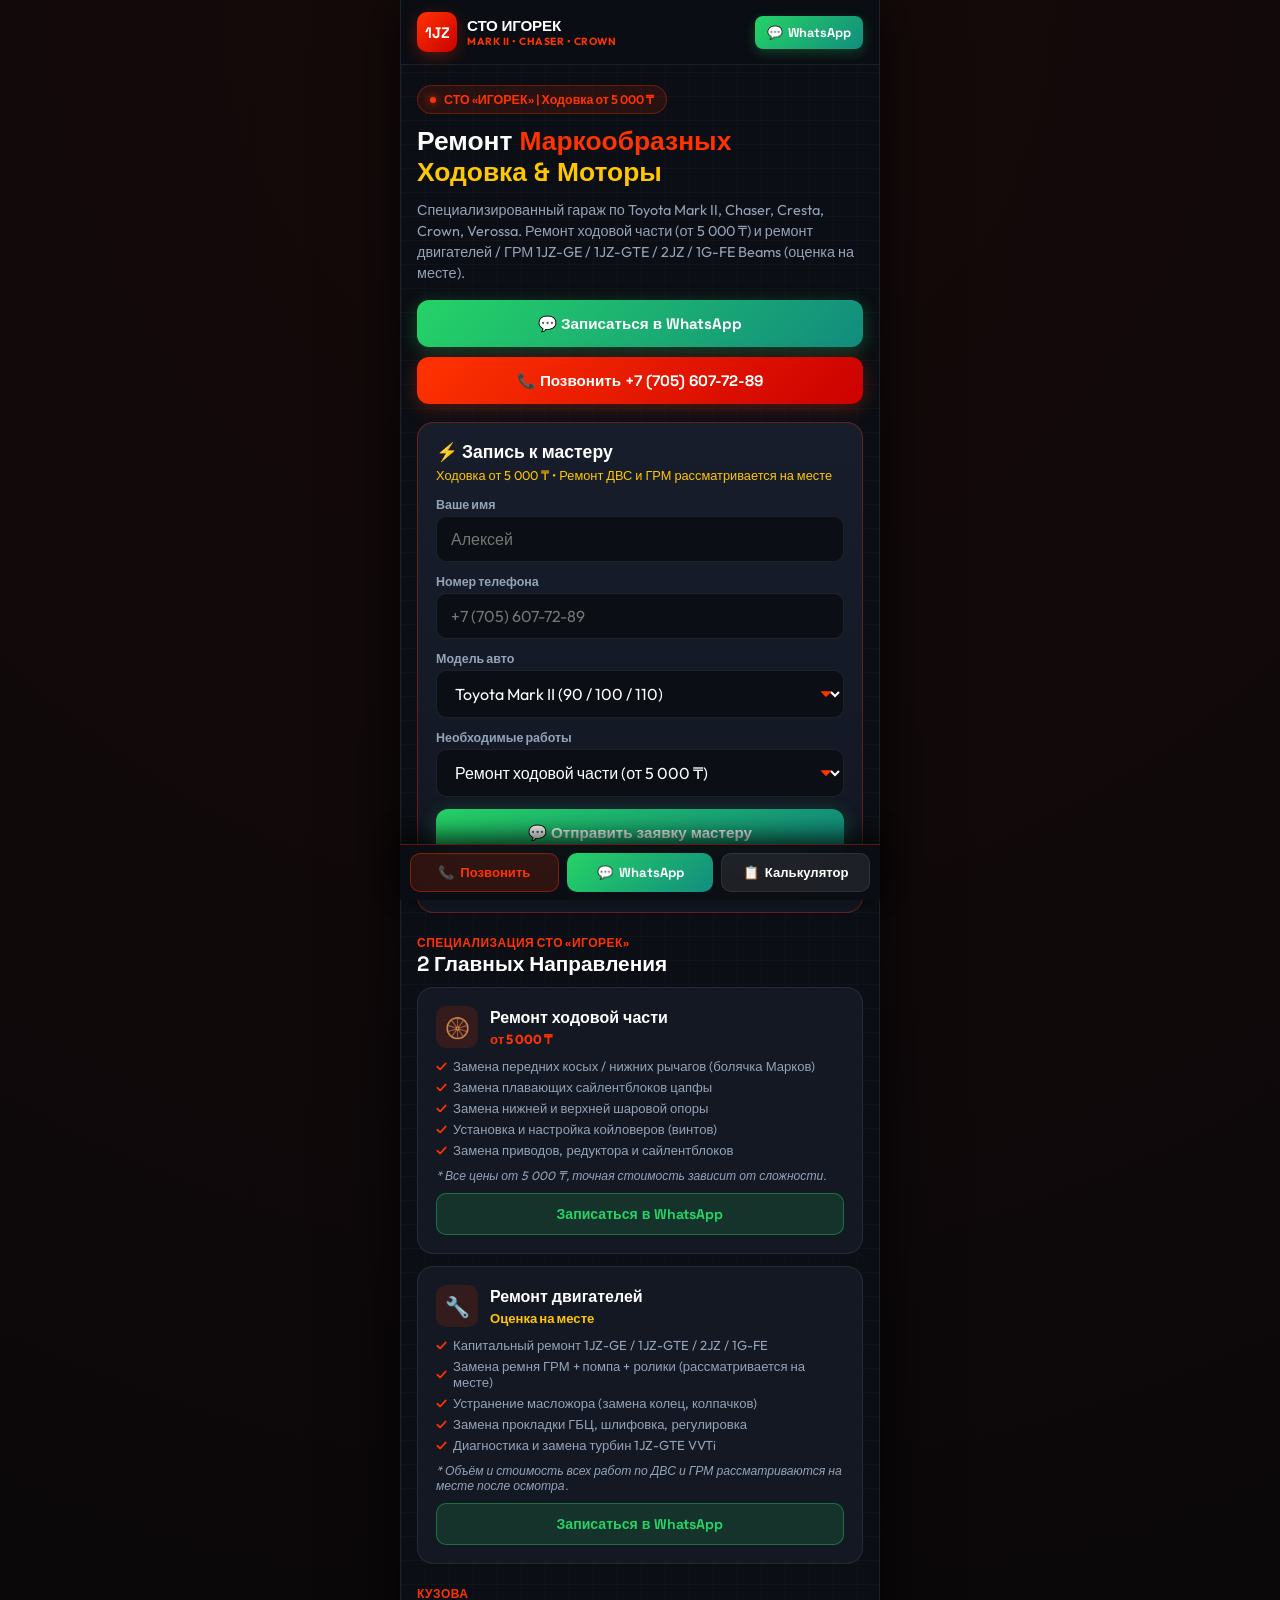
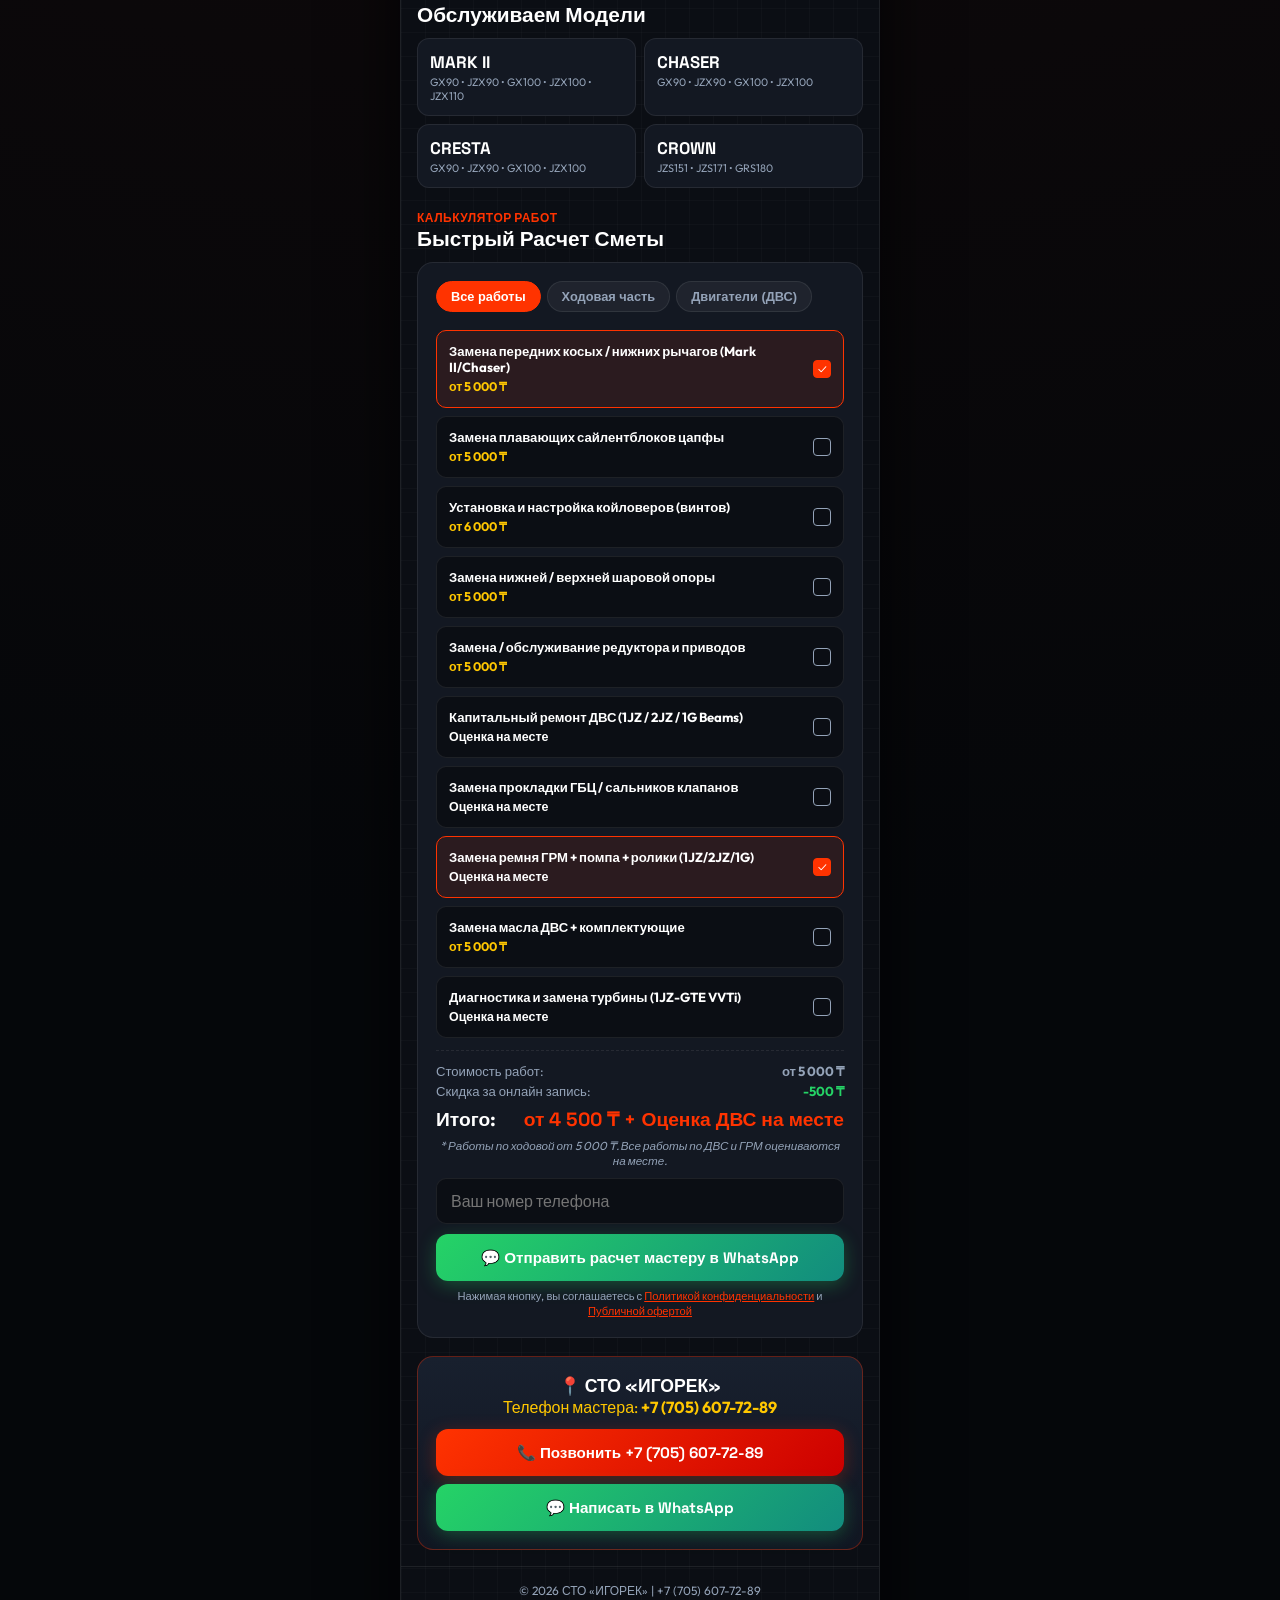
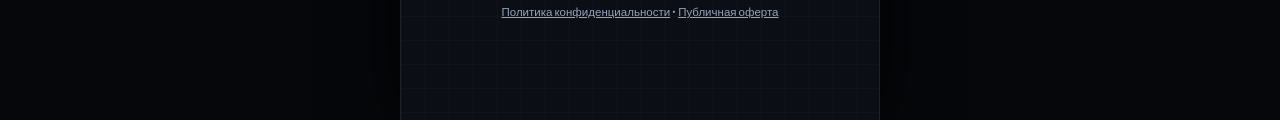
<file: index_sto_igorek_backup.html>
<!DOCTYPE html>
<html lang="ru">
<head>
  <meta charset="UTF-8">
  <meta name="viewport" content="width=device-width, initial-scale=1.0, maximum-scale=1.0, minimum-scale=1.0, user-scalable=no, shrink-to-fit=no, viewport-fit=cover">
  <meta name="apple-mobile-web-app-capable" content="yes">
  <meta name="apple-mobile-web-app-status-bar-style" content="black-translucent">
  <meta name="apple-mobile-web-app-title" content="СТО ИГОРЕК">
  <title>СТО «ИГОРЕК» — Ремонт Ходовой Части и Двигателей Mark II / Chaser / Crown | +7 (705) 607-72-89</title>
  <meta name="description" content="Специализированный автосервис СТО «ИГОРЕК» по ремонту маркообразных авто (Toyota Mark II, Chaser, Cresta, Crown, Verossa). Ремонт ходовой части (от 5 000 ₸), ремонт двигателей 1JZ, 2JZ, 1G Beams (оценка на месте). +7 (705) 607-72-89.">
  <meta name="theme-color" content="#FF3300">
  <link rel="manifest" href="manifest.json">

  <!-- Google Fonts -->
  <link rel="preconnect" href="https://fonts.googleapis.com">
  <link rel="preconnect" href="https://fonts.gstatic.com" crossorigin>
  <link href="https://fonts.googleapis.com/css2?family=Outfit:wght@400;500;600;700;800&family=Space+Grotesk:wght@600;700;800&display=swap" rel="stylesheet">

  <!-- Stylesheet -->
  <link rel="stylesheet" href="css/style.css?v=legal_v13">
  <style>
    .form-disclaimer {
      font-size: 0.7rem;
      color: var(--text-muted);
      margin-top: 8px;
      text-align: center;
      line-height: 1.35;
    }
    .form-disclaimer a {
      color: var(--red);
      text-decoration: underline;
    }
    .footer-legal-links {
      margin-top: 6px;
      font-size: 0.72rem;
    }
    .footer-legal-links a {
      color: var(--text-muted);
      text-decoration: underline;
    }
  </style>
</head>
<body>

  <div class="app-wrapper">
    <div class="bg-grid"></div>

    <!-- HEADER -->
    <header class="header">
      <div class="header-container">
        <a href="#" class="brand-logo">
          <div class="logo-icon">1JZ</div>
          <div class="logo-text">
            <span class="brand-title">СТО ИГОРЕК</span>
            <span class="brand-subtitle">MARK II • CHASER • CROWN</span>
          </div>
        </a>

        <div class="header-right">
          <a href="https://wa.me/77056077289" target="_blank" class="btn-head-wa">
            <span>💬</span> WhatsApp
          </a>
        </div>
      </div>
    </header>

    <!-- MAIN CONTENT AREA -->
    <main class="main-content">

      <!-- HERO SECTION -->
      <section class="hero-section">
        <div class="promo-pill">
          <span class="pulse-dot"></span>
          <span>СТО «ИГОРЕК» | Ходовка от 5 000 ₸</span>
        </div>

        <h1 class="hero-title">
          Ремонт <span class="text-red">Маркообразных</span><br>
          <span class="text-gold">Ходовка & Моторы</span>
        </h1>

        <p class="hero-desc">
          Специализированный гараж по Toyota Mark II, Chaser, Cresta, Crown, Verossa. Ремонт ходовой части (от 5 000 ₸) и ремонт двигателей / ГРМ 1JZ-GE / 1JZ-GTE / 2JZ / 1G-FE Beams (оценка на месте).
        </p>

        <div class="hero-buttons">
          <a href="https://wa.me/77056077289?text=%D0%97%D0%B4%D1%80%D0%B0%D0%B2%D1%81%D1%82%D0%B2%D1%83%D0%B9%D1%82%D0%B5!%20%D0%A5%D0%BE%D1%87%D1%83%20%D0%B7%D0%B0%D0%BF%D0%B8%D1%81%D0%B0%D1%82%D1%8C%D1%81%D1%8F%20%D0%BD%D0%B0%20%D0%BE%D1%81%D0%BC%D0%BE%D1%82%D1%80%20%D0%B8%20%D1%80%D0%B5%D0%BC%D0%BE%D0%BD%D1%82%20%D0%B2%20%D0%A1%D0%A2%D0%9E%20%D0%98%D0%B3%D0%BE%D1%80%D0%B5%D0%BA" target="_blank" class="btn btn-wa btn-lg">
            💬 Записаться в WhatsApp
          </a>
          <a href="tel:+77056077289" class="btn btn-call btn-lg">
            📞 Позвонить +7 (705) 607-72-89
          </a>
        </div>
      </section>

      <!-- EXPRESS BOOKING CARD -->
      <section class="card-section">
        <div class="app-card form-card">
          <div class="card-header">
            <h3>⚡ Запись к мастеру</h3>
            <p>Ходовка от 5 000 ₸ • Ремонт ДВС и ГРМ рассматривается на месте</p>
          </div>

          <form id="express-mobile-form">
            <div class="form-group">
              <label>Ваше имя</label>
              <input type="text" class="form-input" placeholder="Алексей" required>
            </div>
            <div class="form-group">
              <label>Номер телефона</label>
              <input type="tel" class="form-input" placeholder="+7 (705) 607-72-89" required>
            </div>
            <div class="form-group">
              <label>Модель авто</label>
              <select class="form-select">
                <option value="Mark II 90/100/110">Toyota Mark II (90 / 100 / 110)</option>
                <option value="Chaser 90/100">Toyota Chaser (90 / 100)</option>
                <option value="Cresta 90/100">Toyota Cresta (90 / 100)</option>
                <option value="Crown 150/170/180">Toyota Crown (150 / 170 / 180)</option>
                <option value="Verossa / Aristo / Altezza">Toyota Verossa / Aristo / Altezza</option>
              </select>
            </div>
            <div class="form-group">
              <label>Необходимые работы</label>
              <select class="form-select">
                <option value="Ремонт ходовой части (от 5 000 ₸)">Ремонт ходовой части (от 5 000 ₸)</option>
                <option value="Ремонт двигателей / ГРМ (рассматривается на месте)">Ремонт двигателей / ГРМ (рассматривается на месте)</option>
              </select>
            </div>
            <button type="submit" class="btn btn-wa btn-full">
              💬 Отправить заявку мастеру
            </button>
            <p class="form-disclaimer">
              Нажимая кнопку, вы соглашаетесь с <a href="privacy.html" target="_blank">Политикой конфиденциальности</a> и <a href="offer.html" target="_blank">Публичной офертой</a>
            </p>
          </form>
        </div>
      </section>

      <!-- CORE SERVICES LIST -->
      <section class="card-section">
        <div class="section-title-box">
          <span class="sub-tag">Специализация СТО «ИГОРЕК»</span>
          <h2>2 Главных Направления</h2>
        </div>

        <div class="services-stack">
          <!-- Service 1: Ходовая часть -->
          <div class="app-card service-box">
            <div class="service-top">
              <div class="service-ico">🛞</div>
              <div>
                <h4>Ремонт ходовой части</h4>
                <span class="price-tag">от 5 000 ₸</span>
              </div>
            </div>
            <ul class="service-checklist">
              <li>Замена передних косых / нижних рычагов (болячка Марков)</li>
              <li>Замена плавающих сайлентблоков цапфы</li>
              <li>Замена нижней и верхней шаровой опоры</li>
              <li>Установка и настройка койловеров (винтов)</li>
              <li>Замена приводов, редуктора и сайлентблоков</li>
            </ul>
            <p style="font-size: 0.76rem; color: var(--text-muted); font-style: italic;">
              * Все цены от 5 000 ₸, точная стоимость зависит от сложности.
            </p>
            <a href="https://wa.me/77056077289?text=%D0%9D%D1%83%D0%B6%D0%B5%D0%BD%20%D1%80%D0%B5%D0%BC%D0%BE%D0%BD%D1%82%20%D1%85%D0%BE%D0%B4%D0%BE%D0%B2%D0%BE%D0%B9%20%D1%87%D0%B0%D1%81%D1%82%D0%B8" target="_blank" class="btn btn-wa-sm">
              Записаться в WhatsApp
            </a>
          </div>

          <!-- Service 2: Двигатели -->
          <div class="app-card service-box">
            <div class="service-top">
              <div class="service-ico">🔧</div>
              <div>
                <h4>Ремонт двигателей</h4>
                <span class="price-tag" style="color: var(--gold);">Оценка на месте</span>
              </div>
            </div>
            <ul class="service-checklist">
              <li>Капитальный ремонт 1JZ-GE / 1JZ-GTE / 2JZ / 1G-FE</li>
              <li>Замена ремня ГРМ + помпа + ролики (рассматривается на месте)</li>
              <li>Устранение масложора (замена колец, колпачков)</li>
              <li>Замена прокладки ГБЦ, шлифовка, регулировка</li>
              <li>Диагностика и замена турбин 1JZ-GTE VVTi</li>
            </ul>
            <p style="font-size: 0.76rem; color: var(--text-muted); font-style: italic;">
              * Объём и стоимость всех работ по ДВС и ГРМ рассматриваются на месте после осмотра.
            </p>
            <a href="https://wa.me/77056077289?text=%D0%9D%D1%83%D0%B6%D0%B5%D0%BD%20%D1%80%D0%B5%D0%BC%D0%BE%D0%BD%D1%82%20%D0%B4%D0%B2%D0%B8%D0%B3%D0%B0%D1%82%D0%B5%D0%BB%D1%8F.%20%D0%A5%D0%BE%D1%87%D1%83%20%D0%BF%D1%80%D0%B8%D0%B5%D0%B7%D0%B0%D1%82%D1%8C%20%D0%BD%D0%B0%20%D0%BE%D1%81%D0%BC%D0%BE%D1%82%D1%80." target="_blank" class="btn btn-wa-sm">
              Записаться в WhatsApp
            </a>
          </div>
        </div>
      </section>

      <!-- SUPPORTED JDM MODELS -->
      <section class="card-section">
        <div class="section-title-box">
          <span class="sub-tag">Кузова</span>
          <h2>Обслуживаем Модели</h2>
        </div>

        <div class="models-horizontal">
          <div class="model-badge-card">
            <strong>MARK II</strong>
            <span>GX90 • JZX90 • GX100 • JZX100 • JZX110</span>
          </div>
          <div class="model-badge-card">
            <strong>CHASER</strong>
            <span>GX90 • JZX90 • GX100 • JZX100</span>
          </div>
          <div class="model-badge-card">
            <strong>CRESTA</strong>
            <span>GX90 • JZX90 • GX100 • JZX100</span>
          </div>
          <div class="model-badge-card">
            <strong>CROWN</strong>
            <span>JZS151 • JZS171 • GRS180</span>
          </div>
        </div>
      </section>

      <!-- MOBILE CALCULATOR -->
      <section class="card-section" id="calculator">
        <div class="section-title-box">
          <span class="sub-tag">Калькулятор работ</span>
          <h2>Быстрый Расчет Сметы</h2>
        </div>

        <div class="app-card calc-card">
          <div class="calc-tabs-scroll">
            <button class="calc-tab active" data-category="all">Все работы</button>
            <button class="calc-tab" data-category="susp">Ходовая часть</button>
            <button class="calc-tab" data-category="eng">Двигатели (ДВС)</button>
          </div>

          <div class="calc-list" id="calc-items">
            <!-- JS Injection -->
          </div>

          <div class="calc-result-bar">
            <div class="result-row">
              <span>Стоимость работ:</span>
              <strong id="calc-subtotal">от 5 000 ₸</strong>
            </div>
            <div class="result-row">
              <span>Скидка за онлайн запись:</span>
              <span class="discount-badge" id="calc-discount">-10%</span>
            </div>
            <div class="result-total">
              <span>Итого:</span>
              <span id="calc-final" class="total-price">от 5 000 ₸</span>
            </div>
            <p style="font-size: 0.73rem; color: var(--text-muted); font-style: italic; text-align: center; margin-top: 6px;">
              * Работы по ходовой от 5 000 ₸. Все работы по ДВС и ГРМ оцениваются на месте.
            </p>
            <form id="calc-submit-form">
              <input type="tel" class="form-input" placeholder="Ваш номер телефона" required style="margin-top: 10px;">
              <button type="submit" class="btn btn-wa btn-full" style="margin-top: 10px;">
                💬 Отправить расчет мастеру в WhatsApp
              </button>
              <p class="form-disclaimer">
                Нажимая кнопку, вы соглашаетесь с <a href="privacy.html" target="_blank">Политикой конфиденциальности</a> и <a href="offer.html" target="_blank">Публичной офертой</a>
              </p>
            </form>
          </div>
        </div>
      </section>

      <!-- CONTACTS -->
      <section class="card-section" id="contacts">
        <div class="app-card contacts-card">
          <div class="contact-header">
            <h3>📍 СТО «ИГОРЕК»</h3>
            <p style="color: var(--gold);">Телефон мастера: <strong>+7 (705) 607-72-89</strong></p>
          </div>

          <div class="contact-buttons">
            <a href="tel:+77056077289" class="btn btn-call btn-full">
              📞 Позвонить +7 (705) 607-72-89
            </a>
            <a href="https://wa.me/77056077289" target="_blank" class="btn btn-wa btn-full">
              💬 Написать в WhatsApp
            </a>
          </div>
        </div>
      </section>

    </main>

    <!-- FOOTER -->
    <footer class="app-footer">
      <div>© 2026 СТО «ИГОРЕК» | +7 (705) 607-72-89</div>
      <div class="footer-legal-links">
        <a href="privacy.html" target="_blank">Политика конфиденциальности</a> • <a href="offer.html" target="_blank">Публичная оферта</a>
      </div>
    </footer>

    <!-- MOBILE AUTOMATION BOTTOM FIXED DOCK -->
    <div class="mobile-fixed-dock">
      <div class="dock-inner">
        <a href="tel:+77056077289" class="dock-item dock-item-call">
          <span class="dock-ico">📞</span>
          <span>Позвонить</span>
        </a>
        <a href="https://wa.me/77056077289?text=%D0%97%D0%B4%D1%80%D0%B0%D0%B2%D1%81%D1%82%D0%B2%D1%83%D0%B9%D1%82%D0%B5!%20%D0%A5%D0%BE%D1%87%D1%83%20%D0%B7%D0%B0%D0%BF%D0%B8%D1%81%D0%B0%D1%82%D1%8C%D1%81%D1%8F%20%D0%BD%D0%B0%20%D1%80%D0%B5%D0%BC%D0%BE%D0%BD%D1%82" target="_blank" class="dock-item dock-item-wa">
          <span class="dock-ico">💬</span>
          <span>WhatsApp</span>
        </a>
        <a href="#calculator" class="dock-item dock-item-calc">
          <span class="dock-ico">📋</span>
          <span>Калькулятор</span>
        </a>
      </div>
    </div>
  </div>

  <script src="js/app.js?v=legal_v13"></script>
</body>
</html>
</file>
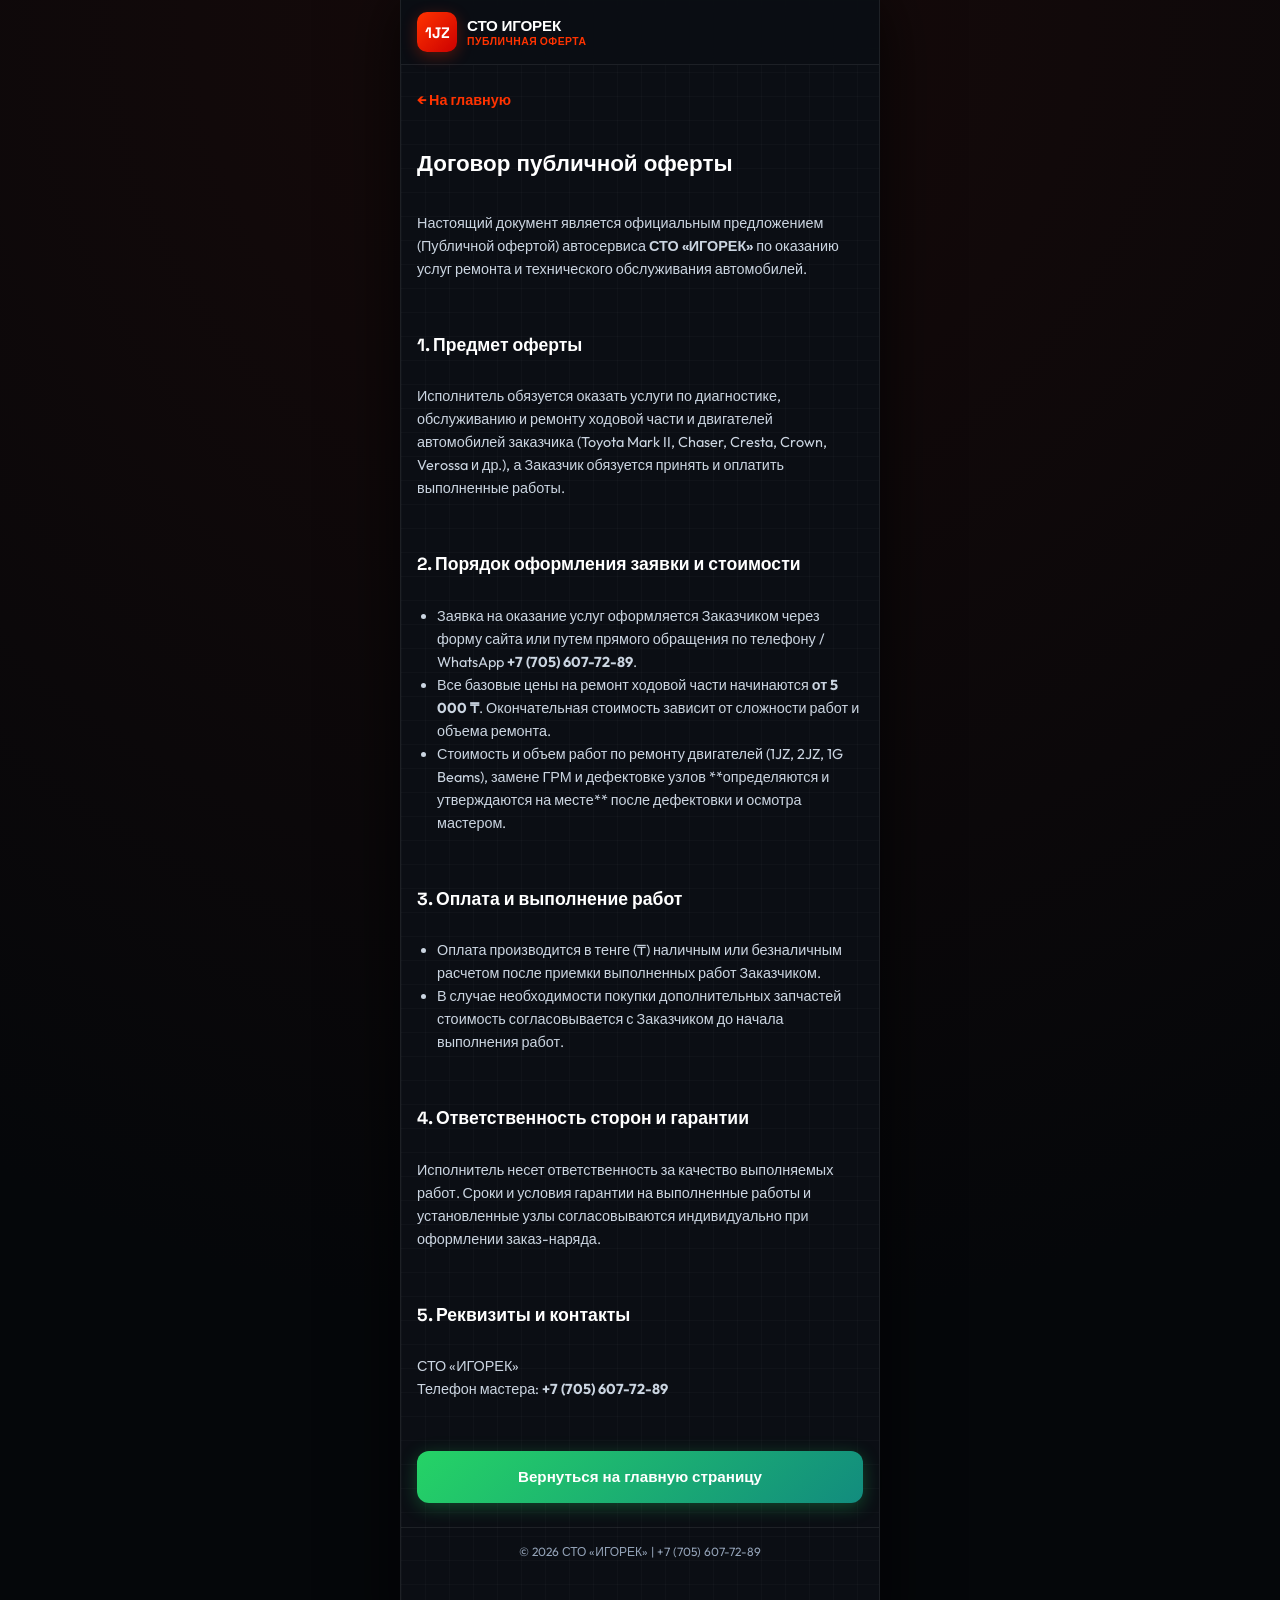
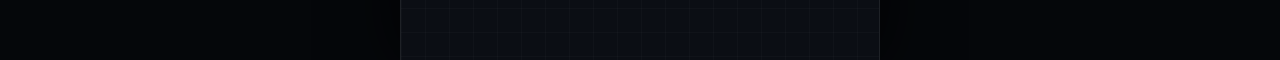
<file: offer.html>
<!DOCTYPE html>
<html lang="ru">
<head>
  <meta charset="UTF-8">
  <meta name="viewport" content="width=device-width, initial-scale=1.0, maximum-scale=1.0, user-scalable=no">
  <title>Публичная оферта — СТО «ИГОРЕК»</title>
  <meta name="theme-color" content="#FF3300">
  <link rel="stylesheet" href="css/style.css?v=legal_v1">
  <style>
    .legal-container {
      padding: 24px 16px;
      line-height: 1.6;
      color: #CBD5E1;
      font-size: 0.9rem;
    }
    .legal-container h1 {
      font-family: var(--font-head);
      color: #FFF;
      font-size: 1.4rem;
      margin-bottom: 12px;
    }
    .legal-container h2 {
      font-family: var(--font-head);
      color: #FFF;
      font-size: 1.1rem;
      margin-top: 20px;
      margin-bottom: 8px;
    }
    .legal-container p, .legal-container ul {
      margin-bottom: 12px;
    }
    .legal-container ul {
      padding-left: 20px;
    }
    .btn-back {
      display: inline-flex;
      align-items: center;
      gap: 6px;
      color: var(--red);
      text-decoration: none;
      font-weight: 700;
      margin-bottom: 16px;
    }
  </style>
</head>
<body>
  <div class="app-wrapper">
    <div class="bg-grid"></div>

    <header class="header">
      <div class="header-container">
        <a href="index.html" class="brand-logo">
          <div class="logo-icon">1JZ</div>
          <div class="logo-text">
            <span class="brand-title">СТО ИГОРЕК</span>
            <span class="brand-subtitle">ПУБЛИЧНАЯ ОФЕРТА</span>
          </div>
        </a>
      </div>
    </header>

    <main class="main-content legal-container">
      <a href="index.html" class="btn-back">← На главную</a>

      <h1>Договор публичной оферты</h1>
      <p>Настоящий документ является официальным предложением (Публичной офертой) автосервиса <strong>СТО «ИГОРЕК»</strong> по оказанию услуг ремонта и технического обслуживания автомобилей.</p>

      <h2>1. Предмет оферты</h2>
      <p>Исполнитель обязуется оказать услуги по диагностике, обслуживанию и ремонту ходовой части и двигателей автомобилей заказчика (Toyota Mark II, Chaser, Cresta, Crown, Verossa и др.), а Заказчик обязуется принять и оплатить выполненные работы.</p>

      <h2>2. Порядок оформления заявки и стоимости</h2>
      <ul>
        <li>Заявка на оказание услуг оформляется Заказчиком через форму сайта или путем прямого обращения по телефону / WhatsApp <strong>+7 (705) 607-72-89</strong>.</li>
        <li>Все базовые цены на ремонт ходовой части начинаются <strong>от 5 000 ₸</strong>. Окончательная стоимость зависит от сложности работ и объема ремонта.</li>
        <li>Стоимость и объем работ по ремонту двигателей (1JZ, 2JZ, 1G Beams), замене ГРМ и дефектовке узлов **определяются и утверждаются на месте** после дефектовки и осмотра мастером.</li>
      </ul>

      <h2>3. Оплата и выполнение работ</h2>
      <ul>
        <li>Оплата производится в тенге (₸) наличным или безналичным расчетом после приемки выполненных работ Заказчиком.</li>
        <li>В случае необходимости покупки дополнительных запчастей стоимость согласовывается с Заказчиком до начала выполнения работ.</li>
      </ul>

      <h2>4. Ответственность сторон и гарантии</h2>
      <p>Исполнитель несет ответственность за качество выполняемых работ. Сроки и условия гарантии на выполненные работы и установленные узлы согласовываются индивидуально при оформлении заказ-наряда.</p>

      <h2>5. Реквизиты и контакты</h2>
      <p>СТО «ИГОРЕК»<br>Телефон мастера: <strong>+7 (705) 607-72-89</strong></p>

      <a href="index.html" class="btn btn-wa btn-full" style="margin-top: 20px;">
        Вернуться на главную страницу
      </a>
    </main>

    <footer class="app-footer">
      <div>© 2026 СТО «ИГОРЕК» | +7 (705) 607-72-89</div>
    </footer>
  </div>
</body>
</html>
</file>
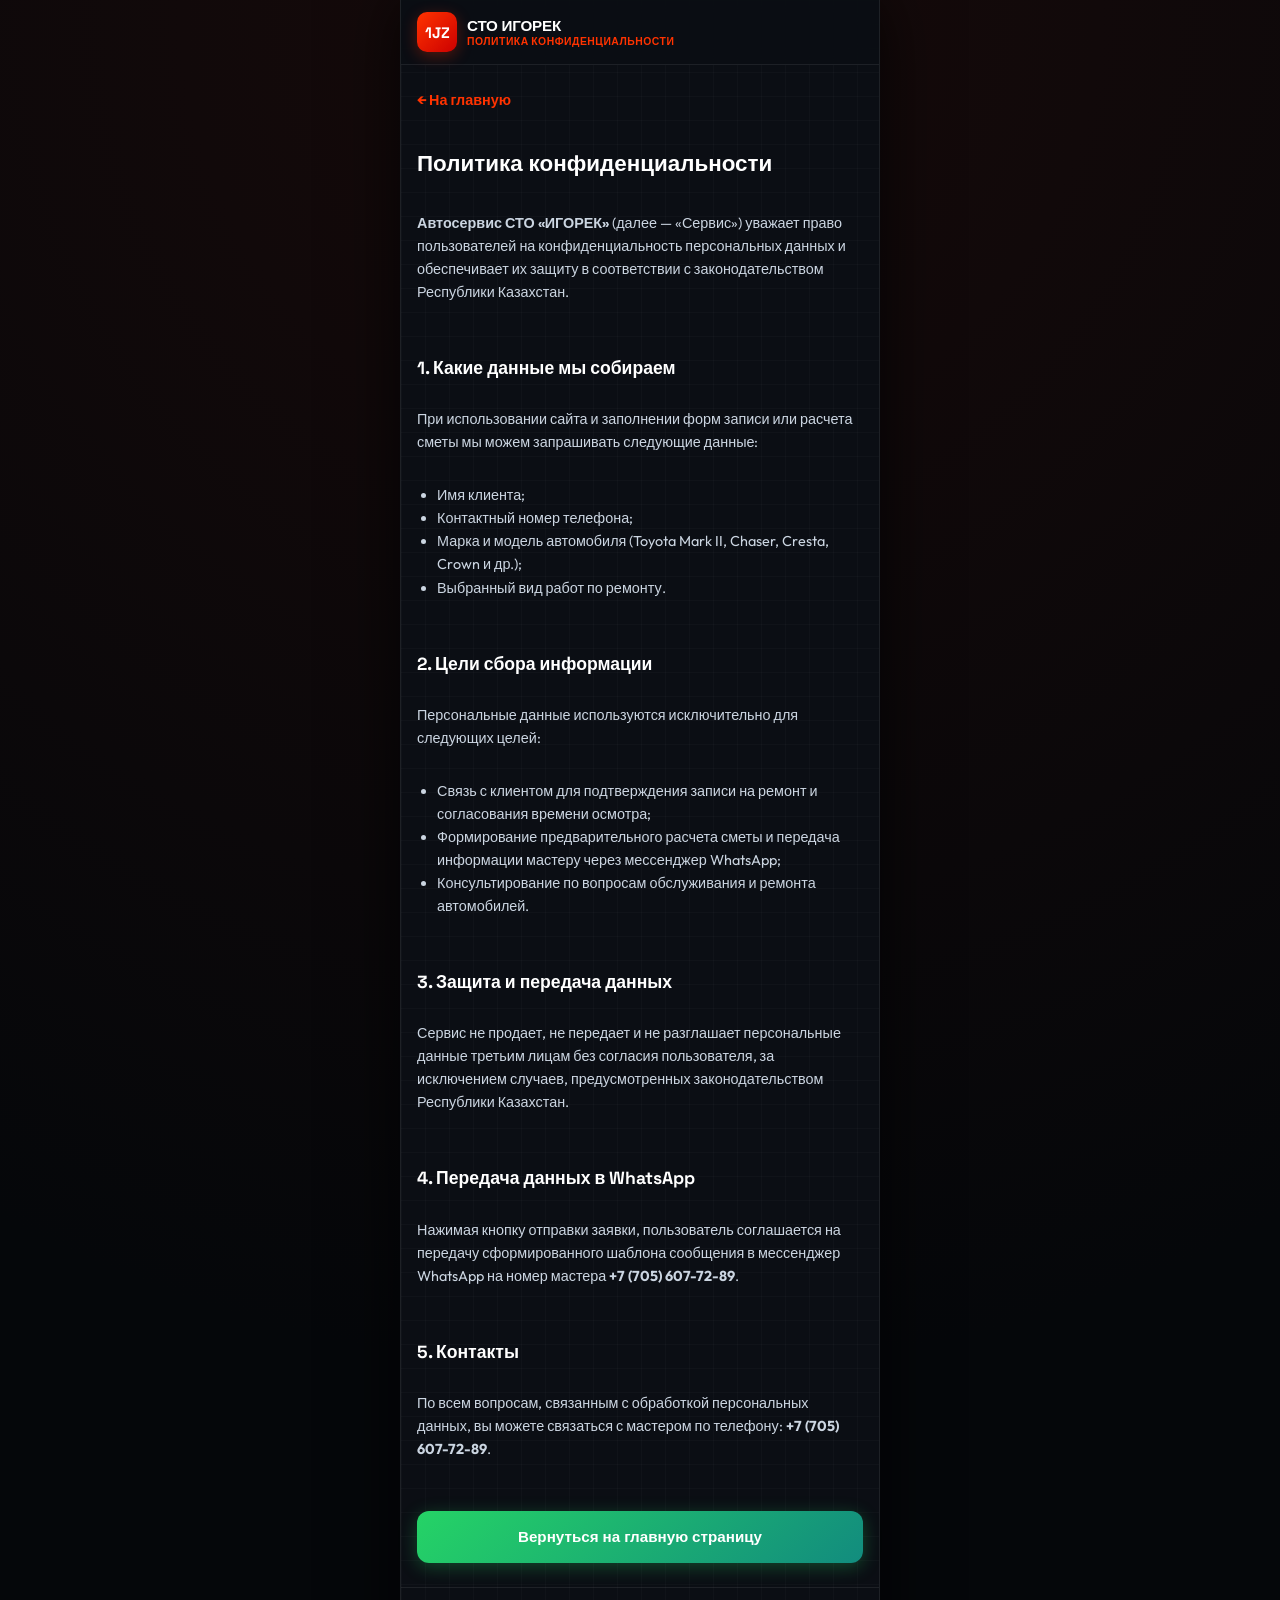
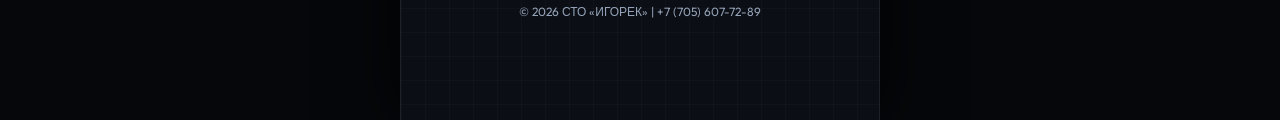
<file: privacy.html>
<!DOCTYPE html>
<html lang="ru">
<head>
  <meta charset="UTF-8">
  <meta name="viewport" content="width=device-width, initial-scale=1.0, maximum-scale=1.0, user-scalable=no">
  <title>Политика конфиденциальности — СТО «ИГОРЕК»</title>
  <meta name="theme-color" content="#FF3300">
  <link rel="stylesheet" href="css/style.css?v=legal_v1">
  <style>
    .legal-container {
      padding: 24px 16px;
      line-height: 1.6;
      color: #CBD5E1;
      font-size: 0.9rem;
    }
    .legal-container h1 {
      font-family: var(--font-head);
      color: #FFF;
      font-size: 1.4rem;
      margin-bottom: 12px;
    }
    .legal-container h2 {
      font-family: var(--font-head);
      color: #FFF;
      font-size: 1.1rem;
      margin-top: 20px;
      margin-bottom: 8px;
    }
    .legal-container p, .legal-container ul {
      margin-bottom: 12px;
    }
    .legal-container ul {
      padding-left: 20px;
    }
    .btn-back {
      display: inline-flex;
      align-items: center;
      gap: 6px;
      color: var(--red);
      text-decoration: none;
      font-weight: 700;
      margin-bottom: 16px;
    }
  </style>
</head>
<body>
  <div class="app-wrapper">
    <div class="bg-grid"></div>

    <header class="header">
      <div class="header-container">
        <a href="index.html" class="brand-logo">
          <div class="logo-icon">1JZ</div>
          <div class="logo-text">
            <span class="brand-title">СТО ИГОРЕК</span>
            <span class="brand-subtitle">ПОЛИТИКА КОНФИДЕНЦИАЛЬНОСТИ</span>
          </div>
        </a>
      </div>
    </header>

    <main class="main-content legal-container">
      <a href="index.html" class="btn-back">← На главную</a>

      <h1>Политика конфиденциальности</h1>
      <p><strong>Автосервис СТО «ИГОРЕК»</strong> (далее — «Сервис») уважает право пользователей на конфиденциальность персональных данных и обеспечивает их защиту в соответствии с законодательством Республики Казахстан.</p>

      <h2>1. Какие данные мы собираем</h2>
      <p>При использовании сайта и заполнении форм записи или расчета сметы мы можем запрашивать следующие данные:</p>
      <ul>
        <li>Имя клиента;</li>
        <li>Контактный номер телефона;</li>
        <li>Марка и модель автомобиля (Toyota Mark II, Chaser, Cresta, Crown и др.);</li>
        <li>Выбранный вид работ по ремонту.</li>
      </ul>

      <h2>2. Цели сбора информации</h2>
      <p>Персональные данные используются исключительно для следующих целей:</p>
      <ul>
        <li>Связь с клиентом для подтверждения записи на ремонт и согласования времени осмотра;</li>
        <li>Формирование предварительного расчета сметы и передача информации мастеру через мессенджер WhatsApp;</li>
        <li>Консультирование по вопросам обслуживания и ремонта автомобилей.</li>
      </ul>

      <h2>3. Защита и передача данных</h2>
      <p>Сервис не продает, не передает и не разглашает персональные данные третьим лицам без согласия пользователя, за исключением случаев, предусмотренных законодательством Республики Казахстан.</p>

      <h2>4. Передача данных в WhatsApp</h2>
      <p>Нажимая кнопку отправки заявки, пользователь соглашается на передачу сформированного шаблона сообщения в мессенджер WhatsApp на номер мастера <strong>+7 (705) 607-72-89</strong>.</p>

      <h2>5. Контакты</h2>
      <p>По всем вопросам, связанным с обработкой персональных данных, вы можете связаться с мастером по телефону: <strong>+7 (705) 607-72-89</strong>.</p>

      <a href="index.html" class="btn btn-wa btn-full" style="margin-top: 20px;">
        Вернуться на главную страницу
      </a>
    </main>

    <footer class="app-footer">
      <div>© 2026 СТО «ИГОРЕК» | +7 (705) 607-72-89</div>
    </footer>
  </div>
</body>
</html>
</file>
<file: css/ritual.css>
/* ==========================================================================
   ПАМЯТЬ И ЗАБОТА • ПАВЛОДАР
   Эстетичный скандинавский минимализм + Плавные переходы + Плавающий Dynamic Dock
   ========================================================================== */

:root {
  /* Чистая палитра: холст, графит, благородная бронза */
  --bg-page: #fafbfc;
  --bg-surface: #ffffff;
  --bg-subtle: #f1f5f9;
  --bg-glass: rgba(255, 255, 255, 0.88);
  --bg-glass-pill: rgba(255, 255, 255, 0.94);

  /* Текст высокой контрастности */
  --text-pure: #0f172a;
  --text-main: #1e293b;
  --text-secondary: #475569;
  --text-muted: #64748b;
  --text-dim: #94a3b8;

  /* Акценты: деликатная бронза-золото и глубокий изумруд */
  --bronze-500: #b45309;
  --bronze-600: #92400e;
  --bronze-soft: rgba(180, 83, 9, 0.08);
  --emerald-600: #059669;
  --emerald-700: #047857;
  --emerald-soft: rgba(5, 150, 105, 0.08);

  /* WhatsApp */
  --wa-green: #25d366;
  --wa-dark: #0f172a;

  /* Тончайшие границы и тени */
  --border-hairline: rgba(0, 0, 0, 0.06);
  --border-subtle: rgba(0, 0, 0, 0.1);
  --shadow-sm: 0 1px 3px rgba(0, 0, 0, 0.04);
  --shadow-card: 0 4px 20px -2px rgba(15, 23, 42, 0.04), 0 1px 3px rgba(15, 23, 42, 0.02);
  --shadow-hover: 0 16px 36px -6px rgba(15, 23, 42, 0.07), 0 4px 12px -2px rgba(15, 23, 42, 0.03);
  --shadow-dock: 0 20px 40px -10px rgba(15, 23, 42, 0.12), 0 4px 16px rgba(15, 23, 42, 0.04);

  /* Радиусы */
  --radius-sm: 8px;
  --radius-md: 14px;
  --radius-lg: 22px;
  --radius-pill: 9999px;

  /* Шрифты */
  --font-serif: 'Playfair Display', Georgia, serif;
  --font-sans: 'Inter', -apple-system, BlinkMacSystemFont, 'Segoe UI', Roboto, sans-serif;

  /* Плавные переходы */
  --ease-spring: cubic-bezier(0.16, 1, 0.3, 1);
  --transition-fast: 0.2s var(--ease-spring);
  --transition-smooth: 0.35s var(--ease-spring);
}

*, *::before, *::after {
  box-sizing: border-box;
  margin: 0;
  padding: 0;
}

html {
  scroll-behavior: smooth;
  font-size: 16px;
  background-color: var(--bg-page);
  color: var(--text-main);
  font-family: var(--font-sans);
  -webkit-font-smoothing: antialiased;
  -moz-osx-font-smoothing: grayscale;
}

body {
  background-color: var(--bg-page);
  line-height: 1.6;
  overflow-x: hidden;
  padding-bottom: 90px;
}

.container {
  width: 100%;
  max-width: 1200px;
  margin: 0 auto;
  padding: 0 24px;
}

a {
  color: inherit;
  text-decoration: none;
  transition: color var(--transition-fast);
}

button, input, select, textarea {
  font-family: inherit;
  font-size: 1rem;
}

/* ==========================================================================
   ТИПОГРАФИКА И ЗАГОЛОВКИ
   ========================================================================== */
h1, h2, h3, h4 {
  font-family: var(--font-serif);
  font-weight: 600;
  color: var(--text-pure);
  line-height: 1.25;
  text-wrap: balance;
}

.gold-text {
  color: var(--bronze-600);
  font-weight: 600;
}

.section-tag {
  display: inline-flex;
  align-items: center;
  gap: 8px;
  padding: 5px 14px;
  background: var(--bronze-soft);
  border: 1px solid rgba(180, 83, 9, 0.15);
  border-radius: var(--radius-pill);
  font-size: 0.78rem;
  font-weight: 700;
  color: var(--bronze-600);
  text-transform: uppercase;
  letter-spacing: 0.06em;
  margin-bottom: 14px;
}

.section-tag svg {
  width: 14px;
  height: 14px;
  fill: currentColor;
}

.section-header {
  text-align: center;
  max-width: 720px;
  margin: 0 auto 48px;
}

.section-title {
  font-size: clamp(2rem, 3.2vw, 2.7rem);
  margin-bottom: 14px;
  letter-spacing: -0.015em;
  color: var(--text-pure);
}

.section-subtitle {
  color: var(--text-secondary);
  font-size: 1.05rem;
  line-height: 1.6;
  text-wrap: pretty;
}

/* ==========================================================================
   ШАПКА (STICKY FROSTED HEADER)
   ========================================================================== */
.header {
  position: sticky;
  top: 0;
  z-index: 1000;
  background: var(--bg-glass);
  backdrop-filter: blur(24px) saturate(180%);
  -webkit-backdrop-filter: blur(24px) saturate(180%);
  border-bottom: 1px solid var(--border-hairline);
  transition: all var(--transition-fast);
}

.header-inner {
  display: flex;
  align-items: center;
  justify-content: space-between;
  height: 72px;
  gap: 24px;
}

.logo-block {
  display: flex;
  align-items: center;
  gap: 12px;
}

.logo-mark {
  width: 38px;
  height: 38px;
  background: var(--text-pure);
  color: #ffffff;
  border-radius: 10px;
  display: flex;
  align-items: center;
  justify-content: center;
  box-shadow: 0 4px 12px rgba(0, 0, 0, 0.1);
  transition: transform var(--transition-fast);
}

.logo-block:hover .logo-mark {
  transform: scale(1.05);
}

.logo-mark svg {
  width: 20px;
  height: 20px;
  fill: currentColor;
}

.logo-text {
  display: flex;
  flex-direction: column;
}

.logo-title {
  font-family: var(--font-serif);
  font-size: 1.22rem;
  font-weight: 700;
  color: var(--text-pure);
  line-height: 1.15;
  letter-spacing: -0.01em;
}

.logo-sub {
  font-size: 0.74rem;
  font-weight: 600;
  color: var(--text-muted);
  letter-spacing: 0.04em;
  text-transform: uppercase;
}

.nav-links {
  display: flex;
  align-items: center;
  gap: 28px;
  list-style: none;
}

.nav-link {
  font-size: 0.92rem;
  font-weight: 500;
  color: var(--text-secondary);
  position: relative;
  padding: 6px 0;
  transition: color var(--transition-fast);
}

.nav-link:hover {
  color: var(--text-pure);
}

.header-actions {
  display: flex;
  align-items: center;
  gap: 12px;
}

.header-cart-btn {
  display: inline-flex;
  align-items: center;
  gap: 8px;
  background: var(--bg-subtle);
  border: 1px solid var(--border-hairline);
  color: var(--text-pure);
  padding: 9px 16px;
  border-radius: var(--radius-pill);
  font-size: 0.88rem;
  font-weight: 600;
  cursor: pointer;
  transition: all var(--transition-fast);
}

.header-cart-btn:hover {
  background: #ffffff;
  border-color: var(--border-subtle);
  transform: translateY(-1px);
}

.header-cart-btn svg {
  width: 16px;
  height: 16px;
  fill: currentColor;
}

.cart-counter-badge {
  background: var(--text-pure);
  color: #ffffff;
  font-size: 0.75rem;
  font-weight: 700;
  padding: 2px 7px;
  border-radius: var(--radius-pill);
  font-variant-numeric: tabular-nums;
}

.btn-header-wa {
  display: inline-flex;
  align-items: center;
  gap: 7px;
  background: var(--text-pure);
  color: #ffffff;
  padding: 9px 18px;
  border-radius: var(--radius-pill);
  font-size: 0.88rem;
  font-weight: 600;
  transition: all var(--transition-fast);
}

.btn-header-wa:hover {
  background: #1e293b;
  transform: translateY(-1px);
}

.btn-header-wa svg {
  width: 15px;
  height: 15px;
  fill: var(--wa-green);
}

/* ==========================================================================
   ГЛАВНЫЙ ЭКРАН (HERO)
   ========================================================================== */
.hero-section {
  padding: 64px 0 54px;
}

.hero-grid {
  display: grid;
  grid-template-columns: 1.15fr 0.85fr;
  gap: 48px;
  align-items: center;
}

.hero-badge-city {
  display: inline-flex;
  align-items: center;
  gap: 8px;
  background: #ffffff;
  border: 1px solid var(--border-hairline);
  padding: 6px 14px;
  border-radius: var(--radius-pill);
  font-size: 0.82rem;
  color: var(--text-secondary);
  font-weight: 600;
  margin-bottom: 20px;
  box-shadow: var(--shadow-sm);
}

.city-dot {
  width: 7px;
  height: 7px;
  border-radius: 50%;
  background: var(--emerald-600);
}

.hero-title {
  font-size: clamp(2.4rem, 4vw, 3.4rem);
  font-weight: 700;
  color: var(--text-pure);
  line-height: 1.18;
  margin-bottom: 20px;
  letter-spacing: -0.02em;
}

.hero-desc {
  font-size: 1.12rem;
  color: var(--text-secondary);
  line-height: 1.65;
  margin-bottom: 30px;
  max-width: 580px;
  text-wrap: pretty;
}

.hero-trust-row {
  display: flex;
  align-items: center;
  gap: 20px;
  flex-wrap: wrap;
  margin-bottom: 34px;
}

.hero-trust-item {
  display: flex;
  align-items: center;
  gap: 7px;
  font-size: 0.88rem;
  font-weight: 600;
  color: var(--text-secondary);
}

.hero-trust-item svg {
  width: 16px;
  height: 16px;
  fill: var(--emerald-600);
  flex-shrink: 0;
}

.hero-actions {
  display: flex;
  align-items: center;
  gap: 16px;
  flex-wrap: wrap;
}

.btn-primary-dark {
  display: inline-flex;
  align-items: center;
  justify-content: center;
  gap: 10px;
  background: var(--text-pure);
  color: #ffffff;
  padding: 15px 30px;
  border-radius: var(--radius-pill);
  font-size: 0.98rem;
  font-weight: 600;
  cursor: pointer;
  border: none;
  box-shadow: 0 10px 24px -4px rgba(15, 23, 42, 0.2);
  transition: all var(--transition-fast);
}

.btn-primary-dark:hover {
  background: #1e293b;
  transform: translateY(-2px);
  box-shadow: 0 14px 28px -4px rgba(15, 23, 42, 0.25);
}

.btn-primary-dark svg {
  width: 17px;
  height: 17px;
  fill: currentColor;
}

.btn-secondary-outline {
  display: inline-flex;
  align-items: center;
  justify-content: center;
  gap: 9px;
  background: #ffffff;
  border: 1px solid var(--border-subtle);
  color: var(--text-pure);
  padding: 15px 26px;
  border-radius: var(--radius-pill);
  font-size: 0.98rem;
  font-weight: 600;
  cursor: pointer;
  transition: all var(--transition-fast);
}

.btn-secondary-outline:hover {
  border-color: var(--text-pure);
  transform: translateY(-2px);
}

.btn-secondary-outline svg {
  width: 18px;
  height: 18px;
  fill: var(--wa-green);
}

/* Правая карточка Hero: Интерактивное превью */
.hero-preview-card {
  background: #ffffff;
  border: 1px solid var(--border-hairline);
  border-radius: var(--radius-lg);
  padding: 24px;
  box-shadow: var(--shadow-card);
  position: relative;
  transition: box-shadow var(--transition-smooth);
}

.hero-preview-card:hover {
  box-shadow: var(--shadow-hover);
}

.hero-preview-head {
  display: flex;
  justify-content: space-between;
  align-items: center;
  margin-bottom: 16px;
}

.hero-preview-badge {
  display: flex;
  align-items: center;
  gap: 7px;
  font-size: 0.78rem;
  font-weight: 700;
  color: var(--emerald-700);
  background: var(--emerald-soft);
  padding: 4px 12px;
  border-radius: var(--radius-pill);
}

.hero-mini-slider {
  position: relative;
  width: 100%;
  aspect-ratio: 4 / 3;
  border-radius: 14px;
  overflow: hidden;
  box-shadow: inset 0 0 0 1px rgba(0, 0, 0, 0.08);
}

.hero-mini-img {
  position: absolute;
  top: 0;
  left: 0;
  width: 100%;
  height: 100%;
}

.hero-mini-img svg {
  width: 100%;
  height: 100%;
  display: block;
}

.hero-mini-after {
  z-index: 2;
  clip-path: polygon(50% 0, 100% 0, 100% 100%, 50% 100%);
  transition: clip-path 0.1s ease-out;
}

.hero-mini-divider {
  position: absolute;
  top: 0;
  bottom: 0;
  left: 50%;
  width: 2px;
  background: #ffffff;
  z-index: 10;
  transform: translateX(-50%);
  pointer-events: none;
  box-shadow: 0 0 8px rgba(0,0,0,0.3);
}

.hero-mini-pill {
  position: absolute;
  top: 50%;
  left: 50%;
  transform: translate(-50%, -50%);
  background: #ffffff;
  border-radius: var(--radius-pill);
  padding: 6px 12px;
  font-size: 0.72rem;
  font-weight: 700;
  color: var(--text-pure);
  box-shadow: 0 4px 12px rgba(0, 0, 0, 0.15);
  white-space: nowrap;
}

.hero-preview-footer {
  display: flex;
  justify-content: space-between;
  align-items: center;
  margin-top: 16px;
  font-size: 0.86rem;
  color: var(--text-muted);
}

.hero-preview-link {
  font-weight: 600;
  color: var(--text-pure);
  display: inline-flex;
  align-items: center;
  gap: 4px;
}

.hero-preview-link:hover {
  color: var(--bronze-600);
}

/* ==========================================================================
   КАТАЛОГ УСЛУГ (SERVICES GRID)
   ========================================================================== */
.services-section {
  padding: 64px 0;
}

.services-cards-grid {
  display: grid;
  grid-template-columns: repeat(3, 1fr);
  gap: 24px;
}

.service-card {
  background: #ffffff;
  border: 1px solid var(--border-hairline);
  border-radius: var(--radius-lg);
  padding: 30px;
  display: flex;
  flex-direction: column;
  box-shadow: var(--shadow-card);
  transition: transform var(--transition-smooth), box-shadow var(--transition-smooth), border-color var(--transition-smooth);
  position: relative;
}

.service-card:hover {
  transform: translateY(-4px);
  box-shadow: var(--shadow-hover);
  border-color: var(--border-subtle);
}

.service-card-icon {
  width: 48px;
  height: 48px;
  border-radius: 12px;
  background: var(--bg-subtle);
  color: var(--text-pure);
  display: flex;
  align-items: center;
  justify-content: center;
  margin-bottom: 20px;
}

.service-card-icon svg {
  width: 22px;
  height: 22px;
  fill: currentColor;
}

.service-card-title {
  font-size: 1.32rem;
  font-weight: 600;
  color: var(--text-pure);
  margin-bottom: 10px;
  line-height: 1.3;
}

.service-card-desc {
  font-size: 0.92rem;
  color: var(--text-secondary);
  line-height: 1.55;
  margin-bottom: 20px;
  flex-grow: 1;
}

.service-card-points {
  list-style: none;
  display: flex;
  flex-direction: column;
  gap: 8px;
  margin-bottom: 26px;
  padding-top: 14px;
  border-top: 1px solid var(--border-hairline);
}

.service-card-points li {
  display: flex;
  align-items: flex-start;
  gap: 8px;
  font-size: 0.85rem;
  color: var(--text-secondary);
  line-height: 1.45;
}

.service-card-points li svg {
  width: 15px;
  height: 15px;
  fill: var(--emerald-600);
  flex-shrink: 0;
  margin-top: 2px;
}

.service-card-bottom {
  display: flex;
  align-items: center;
  justify-content: space-between;
  padding-top: 16px;
  border-top: 1px solid var(--border-hairline);
  gap: 12px;
}

.service-card-price {
  font-size: 1.25rem;
  font-weight: 700;
  color: var(--text-pure);
  font-variant-numeric: tabular-nums;
  letter-spacing: -0.01em;
}

.btn-toggle-cart {
  display: inline-flex;
  align-items: center;
  gap: 7px;
  background: var(--bg-subtle);
  border: 1px solid var(--border-hairline);
  color: var(--text-main);
  padding: 9px 18px;
  border-radius: var(--radius-pill);
  font-size: 0.86rem;
  font-weight: 600;
  cursor: pointer;
  transition: all var(--transition-fast);
}

.btn-toggle-cart:hover {
  background: #ffffff;
  border-color: var(--text-pure);
  color: var(--text-pure);
}

.btn-toggle-cart:active {
  transform: scale(0.96);
}

.btn-toggle-cart svg {
  width: 15px;
  height: 15px;
  fill: currentColor;
}

.btn-toggle-cart.in-cart {
  background: var(--text-pure);
  border-color: var(--text-pure);
  color: #ffffff;
}

.btn-toggle-cart.in-cart svg {
  fill: var(--emerald-600);
}

/* ==========================================================================
   СЛАЙДЕР «ДО / ПОСЛЕ»
   ========================================================================== */
.before-after-section {
  padding: 64px 0;
}

.cases-switcher {
  display: flex;
  align-items: center;
  justify-content: center;
  gap: 10px;
  flex-wrap: wrap;
  margin-bottom: 36px;
}

.case-tab-btn {
  display: inline-flex;
  align-items: center;
  gap: 8px;
  background: #ffffff;
  border: 1px solid var(--border-hairline);
  color: var(--text-secondary);
  padding: 10px 20px;
  border-radius: var(--radius-pill);
  font-size: 0.9rem;
  font-weight: 600;
  cursor: pointer;
  transition: all var(--transition-fast);
  box-shadow: var(--shadow-sm);
}

.case-tab-btn:hover {
  color: var(--text-pure);
  border-color: var(--border-subtle);
}

.case-tab-btn.active {
  background: var(--text-pure);
  border-color: var(--text-pure);
  color: #ffffff;
}

.case-tab-btn svg {
  width: 16px;
  height: 16px;
  fill: currentColor;
}

.btn-auto-play {
  display: inline-flex;
  align-items: center;
  gap: 7px;
  background: var(--emerald-soft);
  border: 1px solid rgba(5, 150, 105, 0.2);
  color: var(--emerald-700);
  padding: 10px 18px;
  border-radius: var(--radius-pill);
  font-size: 0.88rem;
  font-weight: 700;
  cursor: pointer;
  transition: all var(--transition-fast);
}

.btn-auto-play:hover {
  background: rgba(5, 150, 105, 0.15);
  transform: translateY(-1px);
}

.btn-auto-play.playing {
  background: var(--emerald-700);
  color: #ffffff;
  border-color: var(--emerald-700);
}

.slider-main-container {
  display: grid;
  grid-template-columns: 1.25fr 0.75fr;
  gap: 32px;
  background: #ffffff;
  border: 1px solid var(--border-hairline);
  border-radius: var(--radius-lg);
  padding: 24px;
  box-shadow: var(--shadow-card);
}

.ba-slider-wrapper {
  position: relative;
  width: 100%;
  aspect-ratio: 4 / 3;
  border-radius: 16px;
  overflow: hidden;
  user-select: none;
  cursor: ew-resize;
  background: #f1f5f9;
}

.ba-image-container {
  position: absolute;
  top: 0;
  left: 0;
  width: 100%;
  height: 100%;
}

.ba-image-container svg {
  width: 100%;
  height: 100%;
  display: block;
}

.ba-after {
  z-index: 2;
  clip-path: polygon(50% 0, 100% 0, 100% 100%, 50% 100%);
  will-change: clip-path;
}

.ba-badge {
  position: absolute;
  top: 20px;
  z-index: 10;
  padding: 6px 14px;
  border-radius: var(--radius-pill);
  font-size: 0.75rem;
  font-weight: 800;
  letter-spacing: 0.05em;
  box-shadow: 0 4px 12px rgba(0, 0, 0, 0.15);
  pointer-events: none;
}

.ba-badge-before {
  left: 20px;
  background: rgba(15, 23, 42, 0.85);
  color: #ffffff;
  backdrop-filter: blur(8px);
}

.ba-badge-after {
  right: 20px;
  background: rgba(5, 150, 105, 0.9);
  color: #ffffff;
  backdrop-filter: blur(8px);
}

.ba-divider-handle {
  position: absolute;
  top: 0;
  bottom: 0;
  left: 50%;
  width: 2px;
  background: #ffffff;
  z-index: 20;
  transform: translateX(-50%);
  pointer-events: none;
  box-shadow: 0 0 10px rgba(0, 0, 0, 0.4);
}

.handle-button {
  position: absolute;
  top: 50%;
  left: 50%;
  transform: translate(-50%, -50%);
  width: 44px;
  height: 44px;
  border-radius: 50%;
  background: #ffffff;
  box-shadow: 0 8px 24px rgba(0, 0, 0, 0.2);
  display: flex;
  align-items: center;
  justify-content: center;
}

.handle-arrows {
  display: flex;
  align-items: center;
  color: var(--text-pure);
}

.handle-arrows svg {
  width: 16px;
  height: 16px;
  fill: currentColor;
}

.ba-slider-hint {
  display: flex;
  align-items: center;
  justify-content: center;
  gap: 8px;
  font-size: 0.82rem;
  color: var(--text-muted);
  margin-top: 14px;
}

.ba-slider-hint svg {
  width: 16px;
  height: 16px;
  fill: currentColor;
}

.case-details-card {
  display: flex;
  flex-direction: column;
  justify-content: space-between;
  padding: 12px;
}

.case-meta-tag {
  display: inline-flex;
  align-items: center;
  gap: 6px;
  font-size: 0.82rem;
  font-weight: 600;
  color: var(--text-secondary);
  margin-bottom: 12px;
}

.case-meta-tag svg {
  width: 14px;
  height: 14px;
  fill: var(--bronze-500);
}

.case-title {
  font-size: 1.45rem;
  font-weight: 600;
  color: var(--text-pure);
  margin-bottom: 12px;
  line-height: 1.3;
}

.case-desc {
  font-size: 0.94rem;
  color: var(--text-secondary);
  line-height: 1.6;
  margin-bottom: 24px;
}

.case-specs-list {
  display: flex;
  flex-direction: column;
  gap: 14px;
  background: var(--bg-subtle);
  border-radius: var(--radius-md);
  padding: 18px;
  margin-bottom: 24px;
}

.spec-row {
  display: flex;
  justify-content: space-between;
  font-size: 0.88rem;
}

.spec-label {
  color: var(--text-secondary);
}

.spec-val {
  font-weight: 600;
  color: var(--text-pure);
}

.case-pricing-row {
  display: flex;
  justify-content: space-between;
  align-items: center;
  padding-top: 10px;
  border-top: 1px solid var(--border-subtle);
}

.case-price-total {
  font-size: 1.35rem;
  font-weight: 700;
  color: var(--text-pure);
  font-variant-numeric: tabular-nums;
}

.btn-order-this-case {
  display: inline-flex;
  align-items: center;
  justify-content: center;
  gap: 9px;
  background: var(--text-pure);
  color: #ffffff;
  padding: 14px 20px;
  border-radius: var(--radius-pill);
  font-size: 0.92rem;
  font-weight: 600;
  transition: all var(--transition-fast);
}

.btn-order-this-case:hover {
  background: #1e293b;
  transform: translateY(-2px);
}

.btn-order-this-case svg {
  width: 17px;
  height: 17px;
  fill: var(--wa-green);
}

/* ==========================================================================
   КАЛЬКУЛЯТОР И СМЕТА
   ========================================================================== */
.calculator-section {
  padding: 64px 0;
}

.calc-presets-bar {
  display: flex;
  align-items: center;
  justify-content: center;
  gap: 10px;
  flex-wrap: wrap;
  margin-bottom: 36px;
}

.preset-chip-btn {
  background: #ffffff;
  border: 1px solid var(--border-hairline);
  color: var(--text-secondary);
  padding: 10px 18px;
  border-radius: var(--radius-pill);
  font-size: 0.88rem;
  font-weight: 600;
  cursor: pointer;
  transition: all var(--transition-fast);
  box-shadow: var(--shadow-sm);
}

.preset-chip-btn:hover {
  color: var(--text-pure);
  border-color: var(--border-subtle);
}

.preset-chip-btn.active {
  background: var(--text-pure);
  border-color: var(--text-pure);
  color: #ffffff;
}

.calc-grid {
  display: grid;
  grid-template-columns: 1.2fr 0.8fr;
  gap: 32px;
  align-items: start;
}

.calc-options-panel {
  background: #ffffff;
  border: 1px solid var(--border-hairline);
  border-radius: var(--radius-lg);
  padding: 32px;
  box-shadow: var(--shadow-card);
}

.calc-step-group {
  margin-bottom: 30px;
}

.calc-step-group:last-child {
  margin-bottom: 0;
}

.step-label {
  display: flex;
  align-items: center;
  gap: 10px;
  font-size: 1.05rem;
  font-weight: 600;
  color: var(--text-pure);
  margin-bottom: 16px;
}

.step-num {
  width: 26px;
  height: 26px;
  border-radius: 50%;
  background: var(--text-pure);
  color: #ffffff;
  display: flex;
  align-items: center;
  justify-content: center;
  font-size: 0.8rem;
  font-weight: 700;
}

.grave-type-selector {
  display: grid;
  grid-template-columns: repeat(3, 1fr);
  gap: 12px;
}

.grave-type-card {
  cursor: pointer;
}

.grave-type-card input {
  display: none;
}

.type-card-body {
  border: 1.5px solid var(--border-hairline);
  background: var(--bg-subtle);
  border-radius: var(--radius-md);
  padding: 14px;
  transition: all var(--transition-fast);
  height: 100%;
}

.grave-type-card:hover .type-card-body {
  border-color: var(--border-subtle);
}

.grave-type-card input:checked + .type-card-body {
  border-color: var(--text-pure);
  background: #ffffff;
  box-shadow: 0 4px 12px rgba(0, 0, 0, 0.05);
}

.type-card-title {
  font-size: 0.94rem;
  font-weight: 600;
  color: var(--text-pure);
  margin-bottom: 4px;
}

.type-card-sub {
  font-size: 0.78rem;
  color: var(--text-muted);
}

.cemetery-select-wrap {
  position: relative;
}

.custom-select {
  width: 100%;
  appearance: none;
  background: var(--bg-subtle);
  border: 1px solid var(--border-hairline);
  color: var(--text-pure);
  padding: 14px 18px;
  border-radius: var(--radius-md);
  font-size: 0.94rem;
  font-weight: 500;
  cursor: pointer;
  transition: all var(--transition-fast);
}

.custom-select:focus {
  outline: none;
  border-color: var(--text-pure);
  background: #ffffff;
}

.select-arrow {
  position: absolute;
  right: 18px;
  top: 50%;
  transform: translateY(-50%);
  width: 18px;
  height: 18px;
  fill: var(--text-muted);
  pointer-events: none;
}

.services-checkbox-list {
  display: flex;
  flex-direction: column;
  gap: 10px;
}

.service-check-item {
  cursor: pointer;
}

.service-check-item input {
  display: none;
}

.service-check-body {
  display: flex;
  align-items: center;
  justify-content: space-between;
  background: var(--bg-subtle);
  border: 1px solid var(--border-hairline);
  border-radius: var(--radius-md);
  padding: 14px 18px;
  transition: all var(--transition-fast);
}

.service-check-item:hover .service-check-body {
  background: #f8fafc;
  border-color: var(--border-subtle);
}

.service-check-item input:checked + .service-check-body {
  background: #ffffff;
  border-color: var(--text-pure);
  box-shadow: 0 4px 12px rgba(0, 0, 0, 0.04);
}

.check-left {
  display: flex;
  align-items: center;
  gap: 14px;
}

.custom-checkbox-box {
  width: 22px;
  height: 22px;
  border-radius: 6px;
  border: 1.5px solid var(--border-subtle);
  display: flex;
  align-items: center;
  justify-content: center;
  transition: all var(--transition-fast);
  flex-shrink: 0;
}

.custom-checkbox-box svg {
  width: 14px;
  height: 14px;
  fill: #ffffff;
  opacity: 0;
  transform: scale(0.5);
  transition: all var(--transition-fast);
}

.service-check-item input:checked ~ .service-check-body .custom-checkbox-box,
.service-check-item input:checked + .service-check-body .custom-checkbox-box {
  background: var(--text-pure);
  border-color: var(--text-pure);
}

.service-check-item input:checked ~ .service-check-body .custom-checkbox-box svg,
.service-check-item input:checked + .service-check-body .custom-checkbox-box svg {
  opacity: 1;
  transform: scale(1);
}

.service-name {
  font-size: 0.94rem;
  font-weight: 600;
  color: var(--text-pure);
  display: block;
}

.service-desc-small {
  font-size: 0.78rem;
  color: var(--text-muted);
  display: block;
}

.service-price-tag {
  font-size: 0.94rem;
  font-weight: 700;
  color: var(--text-pure);
  font-variant-numeric: tabular-nums;
  white-space: nowrap;
}

.timing-radios {
  display: grid;
  grid-template-columns: repeat(3, 1fr);
  gap: 12px;
}

.timing-card {
  cursor: pointer;
}

.timing-card input {
  display: none;
}

.timing-body {
  background: var(--bg-subtle);
  border: 1px solid var(--border-hairline);
  border-radius: var(--radius-md);
  padding: 12px;
  text-align: center;
  font-size: 0.88rem;
  font-weight: 600;
  transition: all var(--transition-fast);
}

.timing-card input:checked + .timing-body {
  background: #ffffff;
  border-color: var(--text-pure);
  box-shadow: 0 4px 12px rgba(0, 0, 0, 0.05);
}

/* Правая панель Сметы */
.calc-summary-card {
  background: #ffffff;
  border: 1px solid var(--border-hairline);
  border-radius: var(--radius-lg);
  padding: 28px;
  box-shadow: var(--shadow-card);
  position: sticky;
  top: 96px;
}

.calc-summary-header {
  margin-bottom: 20px;
  padding-bottom: 14px;
  border-bottom: 1px solid var(--border-hairline);
}

.calc-summary-title {
  font-size: 1.35rem;
  font-weight: 700;
  color: var(--text-pure);
}

.calc-summary-sub {
  font-size: 0.82rem;
  color: var(--text-muted);
}

.summary-items-list {
  display: flex;
  flex-direction: column;
  gap: 10px;
  margin-bottom: 20px;
  max-height: 220px;
  overflow-y: auto;
}

.summary-item-row {
  display: flex;
  justify-content: space-between;
  font-size: 0.88rem;
  color: var(--text-secondary);
}

.summary-item-name {
  max-width: 70%;
}

.summary-item-price {
  font-weight: 600;
  color: var(--text-pure);
  font-variant-numeric: tabular-nums;
}

.calc-total-box {
  background: var(--bg-subtle);
  border-radius: var(--radius-md);
  padding: 20px;
  margin-bottom: 20px;
}

.calc-total-label {
  font-size: 0.85rem;
  color: var(--text-muted);
  margin-bottom: 4px;
}

.calc-total-amount {
  font-size: 2.1rem;
  font-weight: 700;
  color: var(--text-pure);
  font-variant-numeric: tabular-nums;
  letter-spacing: -0.02em;
}

.calc-total-note {
  font-size: 0.76rem;
  color: var(--text-muted);
  margin-top: 6px;
}

.wa-message-preview-box {
  background: #f8fafc;
  border: 1px solid var(--border-hairline);
  border-radius: var(--radius-md);
  padding: 14px;
  margin-bottom: 18px;
}

.wa-preview-header {
  display: flex;
  align-items: center;
  gap: 6px;
  font-size: 0.78rem;
  font-weight: 700;
  color: var(--text-muted);
  margin-bottom: 8px;
  text-transform: uppercase;
  letter-spacing: 0.04em;
}

.wa-preview-body {
  font-family: monospace;
  font-size: 0.78rem;
  line-height: 1.5;
  color: var(--text-secondary);
  white-space: pre-wrap;
  max-height: 110px;
  overflow-y: auto;
}

.calc-client-form {
  margin-bottom: 18px;
}

.form-input {
  width: 100%;
  background: var(--bg-subtle);
  border: 1px solid var(--border-hairline);
  color: var(--text-pure);
  padding: 12px 16px;
  border-radius: var(--radius-md);
  font-size: 0.92rem;
  transition: all var(--transition-fast);
}

.form-input:focus {
  outline: none;
  background: #ffffff;
  border-color: var(--text-pure);
}

.btn-submit-calc-wa {
  width: 100%;
  display: flex;
  align-items: center;
  justify-content: center;
  gap: 9px;
  background: var(--text-pure);
  color: #ffffff;
  padding: 15px 20px;
  border-radius: var(--radius-pill);
  font-size: 0.96rem;
  font-weight: 600;
  border: none;
  cursor: pointer;
  transition: all var(--transition-fast);
}

.btn-submit-calc-wa:hover {
  background: #1e293b;
  transform: translateY(-2px);
}

.btn-submit-calc-wa svg {
  width: 18px;
  height: 18px;
  fill: var(--wa-green);
}

.calc-guarantee-note {
  font-size: 0.76rem;
  color: var(--text-muted);
  text-align: center;
  margin-top: 10px;
}

/* ==========================================================================
   ПЛАВАЮЩИЙ НИЖНИЙ DOCK-БАР КОРЗИНЫ (DYNAMIC ISLAND CAPSULE)
   Никакого позора снизу: парящая капсула с эффектом матового стекла!
   ========================================================================== */
.sticky-cart-bar {
  position: fixed;
  bottom: 24px;
  left: 50%;
  transform: translate(-50%, 150%);
  z-index: 9990;
  width: min(580px, calc(100% - 32px));
  background: var(--bg-glass-pill);
  backdrop-filter: blur(28px) saturate(190%);
  -webkit-backdrop-filter: blur(28px) saturate(190%);
  border: 1px solid rgba(0, 0, 0, 0.08);
  border-radius: var(--radius-pill);
  box-shadow: var(--shadow-dock);
  padding: 8px 10px 8px 20px;
  transition: transform 0.4s var(--ease-spring), opacity 0.3s ease;
  opacity: 0;
  pointer-events: none;
}

.sticky-cart-bar.visible {
  transform: translate(-50%, 0);
  opacity: 1;
  pointer-events: auto;
}

.sticky-cart-pill {
  display: flex;
  align-items: center;
  justify-content: space-between;
  gap: 16px;
}

.sticky-cart-left {
  display: flex;
  align-items: center;
  gap: 12px;
}

.cart-pill-tag {
  background: var(--bg-subtle);
  color: var(--text-pure);
  font-size: 0.82rem;
  font-weight: 700;
  padding: 5px 12px;
  border-radius: var(--radius-pill);
  white-space: nowrap;
}

.cart-pill-divider {
  width: 1px;
  height: 18px;
  background: var(--border-subtle);
}

.cart-pill-total {
  font-size: 1.15rem;
  font-weight: 700;
  color: var(--text-pure);
  font-variant-numeric: tabular-nums;
  white-space: nowrap;
  letter-spacing: -0.01em;
}

.sticky-cart-right {
  display: flex;
  align-items: center;
  gap: 8px;
}

.btn-pill-details {
  background: transparent;
  border: none;
  color: var(--text-secondary);
  font-size: 0.86rem;
  font-weight: 600;
  padding: 8px 14px;
  border-radius: var(--radius-pill);
  cursor: pointer;
  transition: all var(--transition-fast);
}

.btn-pill-details:hover {
  background: var(--bg-subtle);
  color: var(--text-pure);
}

.btn-pill-wa {
  display: inline-flex;
  align-items: center;
  gap: 7px;
  background: var(--text-pure);
  color: #ffffff;
  padding: 10px 20px;
  border-radius: var(--radius-pill);
  font-size: 0.88rem;
  font-weight: 600;
  border: none;
  cursor: pointer;
  white-space: nowrap;
  transition: all var(--transition-fast);
}

.btn-pill-wa:hover {
  background: #1e293b;
  transform: translateY(-1px);
}

.btn-pill-wa svg {
  width: 15px;
  height: 15px;
  fill: var(--wa-green);
}

/* ==========================================================================
   ПЛАВАЮЩАЯ КНОПКА WHATSAPP (БЕЗ НАЗОЙЛИВОГО ТУЛТИПА)
   ========================================================================== */
.floating-wa-widget {
  position: fixed;
  bottom: 24px;
  right: 24px;
  z-index: 9980;
  transition: all 0.35s var(--ease-spring);
}

/* Когда активна корзина — скрываем плавающую кнопку, чтобы не конфликтовать */
.floating-wa-widget.hidden-by-cart {
  opacity: 0;
  pointer-events: none;
  transform: scale(0.7) translateY(16px);
}

.wa-widget-btn {
  width: 52px;
  height: 52px;
  border-radius: 50%;
  background: var(--wa-green);
  display: flex;
  align-items: center;
  justify-content: center;
  box-shadow: 0 8px 24px rgba(37, 211, 102, 0.35);
  color: #ffffff;
  transition: transform var(--transition-fast);
}

.wa-widget-btn:hover {
  transform: scale(1.08);
}

.wa-widget-btn svg {
  width: 26px;
  height: 26px;
  fill: currentColor;
}

/* ==========================================================================
   МОДАЛЬНОЕ ОКНО КОРЗИНЫ
   ========================================================================== */
.cart-modal-backdrop {
  position: fixed;
  top: 0;
  left: 0;
  width: 100%;
  height: 100%;
  background: rgba(15, 23, 42, 0.4);
  backdrop-filter: blur(12px);
  -webkit-backdrop-filter: blur(12px);
  z-index: 10001;
  display: flex;
  align-items: center;
  justify-content: center;
  padding: 20px;
  opacity: 0;
  pointer-events: none;
  transition: opacity var(--transition-fast);
}

.cart-modal-backdrop.open {
  opacity: 1;
  pointer-events: auto;
}

.cart-modal-dialog {
  background: #ffffff;
  border: 1px solid var(--border-hairline);
  border-radius: var(--radius-lg);
  max-width: 580px;
  width: 100%;
  max-height: 88vh;
  overflow-y: auto;
  box-shadow: 0 25px 50px -12px rgba(0, 0, 0, 0.2);
  padding: 28px;
  transform: scale(0.96);
  transition: transform var(--transition-fast);
}

.cart-modal-backdrop.open .cart-modal-dialog {
  transform: scale(1);
}

.cart-modal-header {
  display: flex;
  justify-content: space-between;
  align-items: center;
  padding-bottom: 16px;
  border-bottom: 1px solid var(--border-hairline);
  margin-bottom: 20px;
}

.cart-modal-title {
  font-size: 1.35rem;
  font-weight: 700;
  color: var(--text-pure);
  display: flex;
  align-items: center;
  gap: 10px;
}

.btn-close-modal {
  background: none;
  border: none;
  color: var(--text-muted);
  cursor: pointer;
  padding: 6px;
  border-radius: 50%;
  display: flex;
  align-items: center;
  justify-content: center;
  transition: all var(--transition-fast);
}

.btn-close-modal:hover {
  background: var(--bg-subtle);
  color: var(--text-pure);
}

.btn-close-modal svg {
  width: 20px;
  height: 20px;
  fill: currentColor;
}

.cart-modal-items-list {
  display: flex;
  flex-direction: column;
  gap: 10px;
  margin-bottom: 20px;
}

.cart-item-row {
  display: flex;
  justify-content: space-between;
  align-items: center;
  background: var(--bg-subtle);
  border-radius: var(--radius-md);
  padding: 12px 16px;
}

.cart-item-info {
  display: flex;
  flex-direction: column;
}

.cart-item-name {
  font-size: 0.92rem;
  font-weight: 600;
  color: var(--text-pure);
}

.cart-item-price {
  font-size: 0.85rem;
  color: var(--text-secondary);
  font-variant-numeric: tabular-nums;
}

.btn-remove-item {
  background: none;
  border: none;
  color: var(--text-muted);
  cursor: pointer;
  padding: 6px;
  border-radius: 6px;
  transition: all var(--transition-fast);
}

.btn-remove-item:hover {
  color: #ef4444;
  background: rgba(239, 68, 68, 0.08);
}

.btn-remove-item svg {
  width: 16px;
  height: 16px;
  fill: currentColor;
}

/* ==========================================================================
   ИНОГОРОДНИЕ, КЛАДБИЩА, FAQ И ФУТЕР
   ========================================================================== */
.remote-order-section {
  padding: 64px 0;
}

.remote-grid {
  display: grid;
  grid-template-columns: 1fr 1fr;
  gap: 48px;
  align-items: center;
}

.remote-badge-geo {
  display: inline-flex;
  align-items: center;
  gap: 8px;
  font-size: 0.82rem;
  font-weight: 600;
  color: var(--text-secondary);
  background: var(--bg-subtle);
  padding: 6px 14px;
  border-radius: var(--radius-pill);
  margin-bottom: 16px;
}

.remote-steps-timeline {
  display: flex;
  flex-direction: column;
  gap: 16px;
}

.timeline-step-item {
  display: flex;
  align-items: flex-start;
  gap: 16px;
  background: #ffffff;
  border: 1px solid var(--border-hairline);
  border-radius: var(--radius-md);
  padding: 16px 20px;
  box-shadow: var(--shadow-sm);
  transition: transform var(--transition-fast);
}

.timeline-step-item:hover {
  transform: translateX(4px);
}

.timeline-step-num {
  width: 28px;
  height: 28px;
  border-radius: 50%;
  background: var(--text-pure);
  color: #ffffff;
  display: flex;
  align-items: center;
  justify-content: center;
  font-size: 0.82rem;
  font-weight: 700;
  flex-shrink: 0;
}

.timeline-step-content h4 {
  font-size: 0.98rem;
  font-weight: 600;
  color: var(--text-pure);
  margin-bottom: 4px;
}

.timeline-step-content p {
  font-size: 0.84rem;
  color: var(--text-secondary);
  line-height: 1.45;
}

.cemeteries-section {
  padding: 64px 0;
}

.cemeteries-grid {
  display: grid;
  grid-template-columns: repeat(3, 1fr);
  gap: 20px;
}

.cemetery-card {
  background: #ffffff;
  border: 1px solid var(--border-hairline);
  border-radius: var(--radius-md);
  padding: 24px;
  box-shadow: var(--shadow-card);
  transition: all var(--transition-fast);
}

.cemetery-card:hover {
  transform: translateY(-2px);
  border-color: var(--border-subtle);
}

.cemetery-title {
  font-size: 1.15rem;
  font-weight: 600;
  color: var(--text-pure);
  margin-bottom: 6px;
}

.cemetery-location {
  display: flex;
  align-items: center;
  gap: 6px;
  font-size: 0.82rem;
  color: var(--bronze-600);
  margin-bottom: 12px;
  font-weight: 500;
}

.cemetery-location svg {
  width: 14px;
  height: 14px;
  fill: currentColor;
}

.cemetery-info {
  font-size: 0.86rem;
  color: var(--text-secondary);
  line-height: 1.5;
}

.faq-section {
  padding: 64px 0;
}

.faq-accordion {
  max-width: 800px;
  margin: 0 auto;
  display: flex;
  flex-direction: column;
  gap: 12px;
}

.faq-item {
  background: #ffffff;
  border: 1px solid var(--border-hairline);
  border-radius: var(--radius-md);
  overflow: hidden;
  transition: border-color var(--transition-fast);
}

.faq-item.active {
  border-color: var(--border-subtle);
}

.faq-trigger {
  width: 100%;
  display: flex;
  justify-content: space-between;
  align-items: center;
  padding: 18px 24px;
  background: none;
  border: none;
  text-align: left;
  font-size: 1rem;
  font-weight: 600;
  color: var(--text-pure);
  cursor: pointer;
}

.faq-trigger svg {
  width: 18px;
  height: 18px;
  fill: var(--text-muted);
  transition: transform var(--transition-fast);
}

.faq-item.active .faq-trigger svg {
  transform: rotate(180deg);
}

.faq-content {
  display: none;
  padding: 0 24px 20px;
  font-size: 0.92rem;
  color: var(--text-secondary);
  line-height: 1.6;
}

.faq-item.active .faq-content {
  display: block;
}

.final-cta-section {
  padding: 64px 0;
}

.cta-box {
  background: #ffffff;
  border: 1px solid var(--border-hairline);
  border-radius: var(--radius-lg);
  padding: 56px 32px;
  text-align: center;
  box-shadow: var(--shadow-card);
}

.cta-phone-huge {
  display: inline-block;
  font-size: clamp(1.8rem, 3.5vw, 2.6rem);
  font-weight: 700;
  color: var(--text-pure);
  margin: 24px 0 28px;
  font-variant-numeric: tabular-nums;
  letter-spacing: -0.01em;
}

.cta-phone-huge:hover {
  color: var(--bronze-600);
}

.cta-buttons-wrap {
  display: flex;
  align-items: center;
  justify-content: center;
  gap: 16px;
  flex-wrap: wrap;
}

.footer {
  border-top: 1px solid var(--border-hairline);
  background: #ffffff;
  padding: 36px 0;
  font-size: 0.88rem;
  color: var(--text-muted);
}

.footer-inner {
  display: flex;
  justify-content: space-between;
  align-items: center;
  flex-wrap: wrap;
  gap: 20px;
}

.footer-contacts {
  display: flex;
  gap: 20px;
}

/* Тост уведомление */
.toast-notice {
  position: fixed;
  bottom: 88px;
  right: 24px;
  z-index: 10002;
  background: var(--text-pure);
  color: #ffffff;
  padding: 12px 20px;
  border-radius: var(--radius-pill);
  font-size: 0.88rem;
  font-weight: 600;
  box-shadow: 0 10px 25px rgba(0, 0, 0, 0.2);
  transform: translateY(20px);
  opacity: 0;
  transition: all var(--transition-fast);
  pointer-events: none;
}

.toast-notice.show {
  transform: translateY(0);
  opacity: 1;
}

/* ==========================================================================
   АНИМАЦИЯ ПОЯВЛЕНИЯ ПРИ СКРОЛЛЕ (REVEAL ON SCROLL)
   ========================================================================== */
.reveal-on-scroll {
  opacity: 0;
  transform: translateY(20px);
  transition: opacity 0.6s var(--ease-spring), transform 0.6s var(--ease-spring);
  will-change: opacity, transform;
}

.reveal-on-scroll.is-revealed {
  opacity: 1;
  transform: translateY(0);
}

/* ==========================================================================
   АДАПТИВНОСТЬ ДЛЯ СМАРТФОНОВ
   ========================================================================== */
@media (max-width: 992px) {
  .hero-grid {
    grid-template-columns: 1fr;
    gap: 36px;
  }

  .services-cards-grid {
    grid-template-columns: repeat(2, 1fr);
  }

  .slider-main-container {
    grid-template-columns: 1fr;
  }

  .calc-grid {
    grid-template-columns: 1fr;
  }

  .calc-summary-card {
    position: static;
  }

  .remote-grid {
    grid-template-columns: 1fr;
  }

  .cemeteries-grid {
    grid-template-columns: repeat(2, 1fr);
  }

  .nav-links {
    display: none;
  }
}

@media (max-width: 640px) {
  .services-cards-grid {
    grid-template-columns: 1fr;
  }

  .cemeteries-grid {
    grid-template-columns: 1fr;
  }

  .grave-type-selector,
  .timing-radios {
    grid-template-columns: 1fr;
  }

  .sticky-cart-bar {
    width: calc(100% - 24px);
    bottom: 16px;
    padding: 8px 12px;
  }

  .cart-pill-total {
    font-size: 1.02rem;
  }

  .btn-pill-wa span {
    display: none;
  }

  .btn-pill-wa {
    padding: 10px 14px;
  }
}
</file>
<file: css/style.css>
/* СТО «ИГОРЕК» — SLEEK PREMIUM MODERN MOBILE APP UI */
@import url('https://fonts.googleapis.com/css2?family=Outfit:wght@400;500;600;700;800&family=Space+Grotesk:wght@600;700;800&display=swap');

:root {
  --bg-main: #0B0E14;
  --bg-card: #131822;
  --bg-card-alt: #1A2130;
  --border-card: rgba(255, 255, 255, 0.08);
  --border-red: rgba(255, 51, 0, 0.35);
  
  --red: #FF3300;
  --red-dark: #CC0000;
  --green: #25D366;
  --gold: #FFC700;
  
  --text-white: #FFFFFF;
  --text-muted: #94A3B8;

  --font-head: 'Space Grotesk', -apple-system, sans-serif;
  --font-body: 'Outfit', -apple-system, sans-serif;
}

/* GLOBAL MOBILE RESET & DISABLE ZOOM */
*, *::before, *::after {
  box-sizing: border-box;
  margin: 0;
  padding: 0;
  -webkit-tap-highlight-color: transparent;
  touch-action: manipulation;
}

html {
  font-size: 16px;
  background-color: #05070A;
  color: var(--text-white);
  font-family: var(--font-body);
  -webkit-text-size-adjust: 100%;
  -ms-text-size-adjust: 100%;
  scroll-behavior: smooth;
  touch-action: pan-x pan-y;
}

body {
  width: 100%;
  min-height: 100vh;
  display: flex;
  justify-content: center;
  overflow-x: hidden;
  touch-action: pan-x pan-y;
  background: radial-gradient(circle at 50% 0%, #170A0A 0%, #05070A 75%);
}

/* SMARTPHONE APP WRAPPER CONTAINER */
.app-wrapper {
  width: 100%;
  max-width: 480px;
  background-color: var(--bg-main);
  min-height: 100vh;
  position: relative;
  padding-bottom: calc(85px + env(safe-area-inset-bottom));
  box-shadow: 0 0 60px rgba(0, 0, 0, 0.8);
  border-left: 1px solid var(--border-card);
  border-right: 1px solid var(--border-card);
}

.bg-grid {
  position: absolute;
  inset: 0;
  background-image: 
    linear-gradient(to right, rgba(255, 255, 255, 0.02) 1px, transparent 1px),
    linear-gradient(to bottom, rgba(255, 255, 255, 0.02) 1px, transparent 1px);
  background-size: 24px 24px;
  pointer-events: none;
  z-index: 0;
}

/* HEADER */
.header {
  position: sticky;
  top: 0;
  z-index: 100;
  background: rgba(11, 14, 20, 0.94);
  backdrop-filter: blur(18px);
  -webkit-backdrop-filter: blur(18px);
  border-bottom: 1px solid var(--border-card);
  padding: 12px 16px;
}

.header-container {
  display: flex;
  align-items: center;
  justify-content: space-between;
  gap: 10px;
}

.brand-logo {
  display: flex;
  align-items: center;
  gap: 10px;
  text-decoration: none;
}

.logo-icon {
  width: 40px;
  height: 40px;
  background: linear-gradient(135deg, var(--red), var(--red-dark));
  border-radius: 10px;
  display: flex;
  align-items: center;
  justify-content: center;
  color: #FFF;
  font-family: var(--font-head);
  font-weight: 800;
  font-size: 0.95rem;
  box-shadow: 0 4px 15px rgba(255, 51, 0, 0.3);
}

.logo-text {
  display: flex;
  flex-direction: column;
}

.brand-title {
  font-family: var(--font-head);
  font-size: 0.95rem;
  font-weight: 800;
  color: #FFF;
  letter-spacing: -0.2px;
}

.brand-subtitle {
  font-size: 0.65rem;
  color: var(--red);
  font-weight: 700;
  letter-spacing: 0.5px;
}

.btn-head-wa {
  display: inline-flex;
  align-items: center;
  gap: 5px;
  background: linear-gradient(135deg, var(--green), #128C7E);
  color: #FFF;
  text-decoration: none;
  font-family: var(--font-head);
  font-size: 0.8rem;
  font-weight: 700;
  padding: 8px 12px;
  border-radius: 8px;
  box-shadow: 0 4px 12px rgba(37, 211, 102, 0.25);
}

/* MAIN CONTENT */
.main-content {
  position: relative;
  z-index: 1;
  padding: 16px;
  display: flex;
  flex-direction: column;
  gap: 18px;
}

/* HERO SECTION */
.hero-section {
  display: flex;
  flex-direction: column;
  gap: 12px;
  margin-top: 4px;
}

.promo-pill {
  display: inline-flex;
  align-items: center;
  gap: 8px;
  background: rgba(255, 51, 0, 0.12);
  border: 1px solid rgba(255, 51, 0, 0.3);
  padding: 6px 12px;
  border-radius: 99px;
  width: fit-content;
  font-size: 0.78rem;
  color: var(--red);
  font-weight: 600;
}

.pulse-dot {
  width: 6px;
  height: 6px;
  background-color: var(--red);
  border-radius: 50%;
  box-shadow: 0 0 8px var(--red);
}

.hero-title {
  font-family: var(--font-head);
  font-size: 1.65rem;
  font-weight: 800;
  line-height: 1.18;
  color: #FFF;
}

.text-red {
  color: var(--red);
}

.text-gold {
  color: var(--gold);
}

.hero-desc {
  font-size: 0.9rem;
  color: var(--text-muted);
  line-height: 1.45;
}

.hero-buttons {
  display: flex;
  flex-direction: column;
  gap: 10px;
  margin-top: 4px;
}

/* BUTTONS */
.btn {
  display: flex;
  align-items: center;
  justify-content: center;
  gap: 8px;
  padding: 14px 16px;
  border-radius: 12px;
  font-family: var(--font-head);
  font-weight: 700;
  font-size: 0.95rem;
  text-decoration: none;
  border: none;
  cursor: pointer;
  transition: transform 0.1s ease, box-shadow 0.2s ease;
}

.btn:active {
  transform: scale(0.98);
}

.btn-wa {
  background: linear-gradient(135deg, #25D366, #128C7E);
  color: #FFF;
  box-shadow: 0 4px 18px rgba(37, 211, 102, 0.3);
}

.btn-call {
  background: linear-gradient(135deg, var(--red), var(--red-dark));
  color: #FFF;
  box-shadow: 0 4px 18px rgba(255, 51, 0, 0.3);
}

.btn-wa-sm {
  display: inline-flex;
  align-items: center;
  justify-content: center;
  gap: 6px;
  background: rgba(37, 211, 102, 0.14);
  border: 1px solid rgba(37, 211, 102, 0.4);
  color: #25D366;
  padding: 11px 14px;
  border-radius: 10px;
  font-family: var(--font-head);
  font-size: 0.88rem;
  font-weight: 700;
  text-decoration: none;
  width: 100%;
}

.btn-full {
  width: 100%;
}

/* CARDS */
.app-card {
  background: var(--bg-card);
  border: 1px solid var(--border-card);
  border-radius: 16px;
  padding: 18px;
}

.form-card {
  border-color: var(--border-red);
  background: linear-gradient(180deg, #171D2B 0%, #121722 100%);
}

.card-header h3 {
  font-family: var(--font-head);
  font-size: 1.1rem;
  color: #FFF;
  margin-bottom: 4px;
}

.card-header p {
  font-size: 0.8rem;
  color: var(--gold);
  margin-bottom: 14px;
}

/* FORM CONTROLS (iOS 16px FIX) */
.form-group {
  margin-bottom: 12px;
}

.form-group label {
  display: block;
  font-size: 0.78rem;
  font-weight: 600;
  color: var(--text-muted);
  margin-bottom: 4px;
}

.form-input, .form-select {
  width: 100%;
  padding: 12px 14px;
  background: #0B0E14;
  border: 1px solid var(--border-card);
  border-radius: 10px;
  color: #FFF;
  font-size: 16px !important; /* CRITICAL iOS zoom fix */
  font-family: var(--font-body);
  box-sizing: border-box;
}

.form-select {
  background-image: url("data:image/svg+xml;charset=US-ASCII,%3Csvg%20xmlns%3D%22http%3A%2F%2Fwww.w3.org%2F2000%2Fsvg%22%20width%3D%22292.4%22%20height%3D%22292.4%22%3E%3Cpath%20fill%3D%22%23FF3300%22%20d%3D%22M287%2069.4a17.6%2017.6%200%200%200-13-5.4H18.4c-5%200-9.3%201.8-12.9%205.4A17.6%2017.6%200%200%200%200%2082.2c0%205%201.8%209.3%205.4%2012.9l128%20127.9c3.6%203.6%207.8%205.4%2012.8%205.4s9.2-1.8%2012.8-5.4L287%2095c3.5-3.5%205.4-7.8%205.4-12.8%200-5-1.9-9.2-5.5-12.8z%22%2F%3E%3C%2Fsvg%3E");
  background-repeat: no-repeat;
  background-position: right 12px center;
  background-size: 10px;
  padding-right: 32px;
}

.form-input:focus, .form-select:focus {
  outline: none;
  border-color: var(--red);
}

/* SECTION TITLES */
.section-title-box {
  margin-bottom: 10px;
}

.sub-tag {
  color: var(--red);
  font-size: 0.75rem;
  font-weight: 700;
  text-transform: uppercase;
  letter-spacing: 0.5px;
}

.section-title-box h2 {
  font-family: var(--font-head);
  font-size: 1.3rem;
  font-weight: 800;
  color: #FFF;
}

/* SERVICES STACK */
.services-stack {
  display: flex;
  flex-direction: column;
  gap: 12px;
}

.service-box {
  display: flex;
  flex-direction: column;
  gap: 10px;
  background: var(--bg-card);
  border: 1px solid var(--border-card);
}

.service-top {
  display: flex;
  align-items: center;
  gap: 12px;
}

.service-ico {
  width: 42px;
  height: 42px;
  background: rgba(255, 51, 0, 0.14);
  border-radius: 10px;
  display: flex;
  align-items: center;
  justify-content: center;
  font-size: 1.25rem;
  flex-shrink: 0;
}

.service-top h4 {
  font-family: var(--font-head);
  font-size: 1rem;
  color: #FFF;
}

.price-tag {
  font-size: 0.82rem;
  color: var(--red);
  font-weight: 700;
}

.service-checklist {
  list-style: none;
  display: flex;
  flex-direction: column;
  gap: 5px;
}

.service-checklist li {
  font-size: 0.82rem;
  color: var(--text-muted);
  display: flex;
  align-items: center;
  gap: 6px;
}

.service-checklist li::before {
  content: "✓";
  color: var(--red);
  font-weight: bold;
}

/* MODELS GRID */
.models-horizontal {
  display: grid;
  grid-template-columns: repeat(2, 1fr);
  gap: 8px;
}

.model-badge-card {
  background: var(--bg-card);
  border: 1px solid var(--border-card);
  border-radius: 12px;
  padding: 12px;
  display: flex;
  flex-direction: column;
  gap: 2px;
}

.model-badge-card strong {
  font-family: var(--font-head);
  font-size: 1.05rem;
  color: #FFF;
}

.model-badge-card span {
  font-size: 0.68rem;
  color: var(--text-muted);
}

/* CALCULATOR */
.calc-tabs-scroll {
  display: flex;
  gap: 6px;
  overflow-x: auto;
  padding-bottom: 6px;
  margin-bottom: 12px;
  -webkit-overflow-scrolling: touch;
}

.calc-tab {
  padding: 7px 14px;
  background: rgba(255, 255, 255, 0.05);
  border: 1px solid var(--border-card);
  border-radius: 99px;
  color: var(--text-muted);
  font-size: 0.8rem;
  font-weight: 600;
  white-space: nowrap;
  cursor: pointer;
}

.calc-tab.active {
  background: var(--red);
  color: #FFF;
  border-color: var(--red);
}

.calc-list {
  display: flex;
  flex-direction: column;
  gap: 8px;
  margin-bottom: 12px;
}

.calc-item {
  background: #0B0E14;
  border: 1px solid var(--border-card);
  padding: 12px;
  border-radius: 10px;
  display: flex;
  align-items: center;
  justify-content: space-between;
  gap: 10px;
  cursor: pointer;
}

.calc-item.selected {
  border-color: var(--red);
  background: rgba(255, 51, 0, 0.1);
}

.calc-item-info strong {
  display: block;
  font-size: 0.82rem;
  color: #FFF;
}

.calc-item-info span {
  font-size: 0.78rem;
  color: var(--gold);
  font-weight: 700;
}

.calc-checkbox {
  width: 18px;
  height: 18px;
  border: 1px solid var(--text-muted);
  border-radius: 4px;
  display: flex;
  align-items: center;
  justify-content: center;
  font-size: 0.7rem;
  flex-shrink: 0;
}

.calc-item.selected .calc-checkbox {
  background: var(--red);
  border-color: var(--red);
  color: #FFF;
}

.calc-result-bar {
  padding-top: 12px;
  border-top: 1px dashed var(--border-card);
}

.result-row {
  display: flex;
  justify-content: space-between;
  font-size: 0.82rem;
  color: var(--text-muted);
  margin-bottom: 4px;
}

.discount-badge {
  color: var(--green);
  font-weight: 700;
}

.result-total {
  display: flex;
  justify-content: space-between;
  align-items: center;
  font-family: var(--font-head);
  font-size: 1.2rem;
  font-weight: 800;
  margin-top: 8px;
}

.total-price {
  color: var(--red);
}

/* CONTACTS CARD */
.contacts-card {
  display: flex;
  flex-direction: column;
  gap: 12px;
  text-align: center;
  background: linear-gradient(180deg, #18202E 0%, #111622 100%);
  border-color: var(--border-red);
}

.contact-header h3 {
  font-family: var(--font-head);
  font-size: 1.1rem;
  color: #FFF;
}

.contact-buttons {
  display: flex;
  flex-direction: column;
  gap: 8px;
}

/* FOOTER */
.app-footer {
  text-align: center;
  padding: 16px;
  font-size: 0.75rem;
  color: var(--text-muted);
  border-top: 1px solid var(--border-card);
}

/* MOBILE AUTOMATION DOCK */
.mobile-fixed-dock {
  position: fixed;
  bottom: 0;
  left: 0;
  right: 0;
  width: 100%;
  max-width: 480px;
  margin: 0 auto;
  z-index: 9999;
  background: rgba(11, 14, 20, 0.96);
  backdrop-filter: blur(20px);
  -webkit-backdrop-filter: blur(20px);
  border-top: 1px solid var(--border-red);
  padding-top: 8px;
  padding-left: 10px;
  padding-right: 10px;
  padding-bottom: max(8px, env(safe-area-inset-bottom));
  box-shadow: 0 -8px 25px rgba(0, 0, 0, 0.8);
}

.dock-inner {
  display: flex;
  gap: 8px;
}

.dock-item {
  flex: 1;
  display: flex;
  align-items: center;
  justify-content: center;
  gap: 6px;
  padding: 10px 4px;
  border-radius: 10px;
  text-decoration: none;
  font-family: var(--font-head);
  font-size: 0.82rem;
  font-weight: 700;
  color: #FFF;
}

.dock-item-call {
  background: rgba(255, 51, 0, 0.15);
  border: 1px solid rgba(255, 51, 0, 0.4);
  color: var(--red);
}

.dock-item-wa {
  background: linear-gradient(135deg, #25D366, #128C7E);
  color: #FFF;
}

.dock-item-calc {
  background: rgba(255, 255, 255, 0.08);
  border: 1px solid var(--border-card);
}

/* TOAST NOTIFICATION STYLING */
.toast-notification {
  position: fixed;
  top: 16px;
  left: 50%;
  transform: translate(-50%, -150%);
  width: 90%;
  max-width: 420px;
  background: #131B2A;
  border: 1px solid var(--green);
  border-radius: 12px;
  padding: 12px 16px;
  color: #FFF;
  box-shadow: 0 10px 30px rgba(0, 0, 0, 0.7);
  z-index: 20000;
  display: flex;
  align-items: center;
  gap: 12px;
  transition: transform 0.4s cubic-bezier(0.16, 1, 0.3, 1);
  pointer-events: none;
}

.toast-notification.active {
  transform: translate(-50%, 0);
}
</file>
